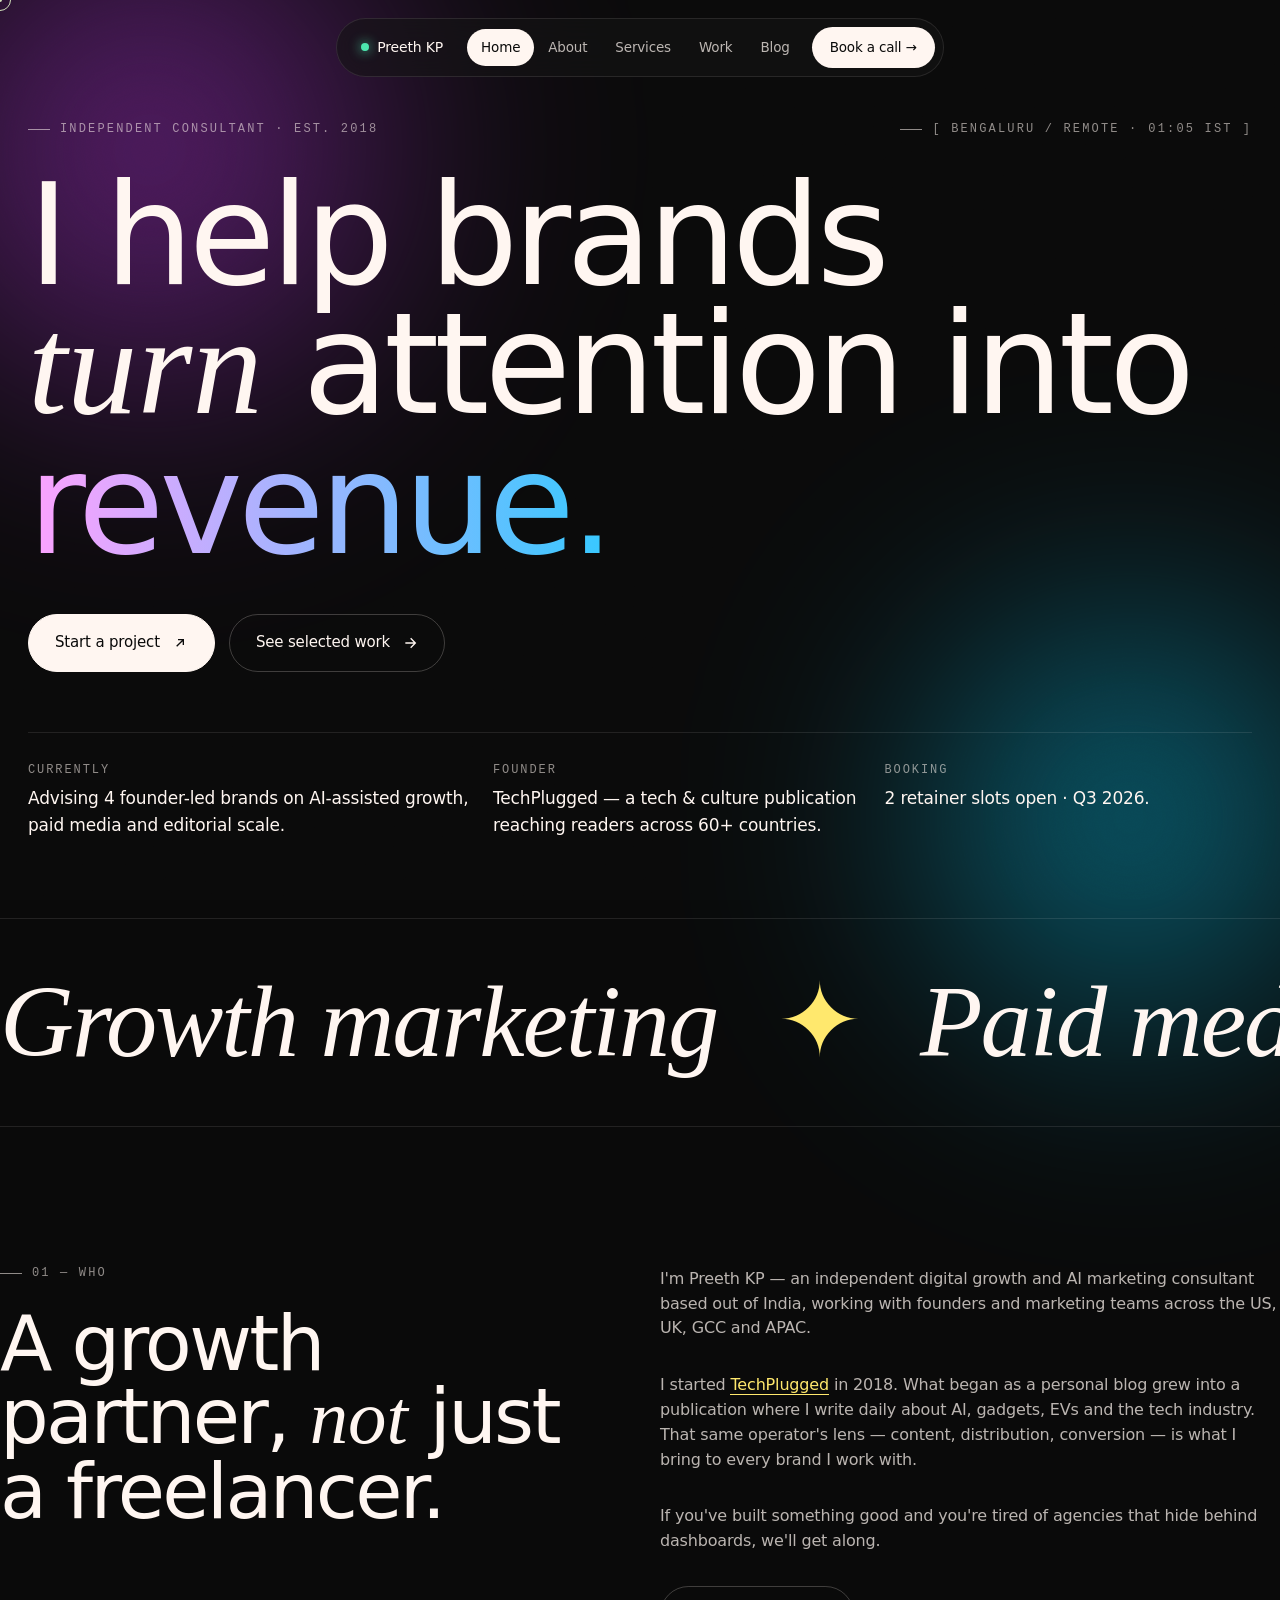
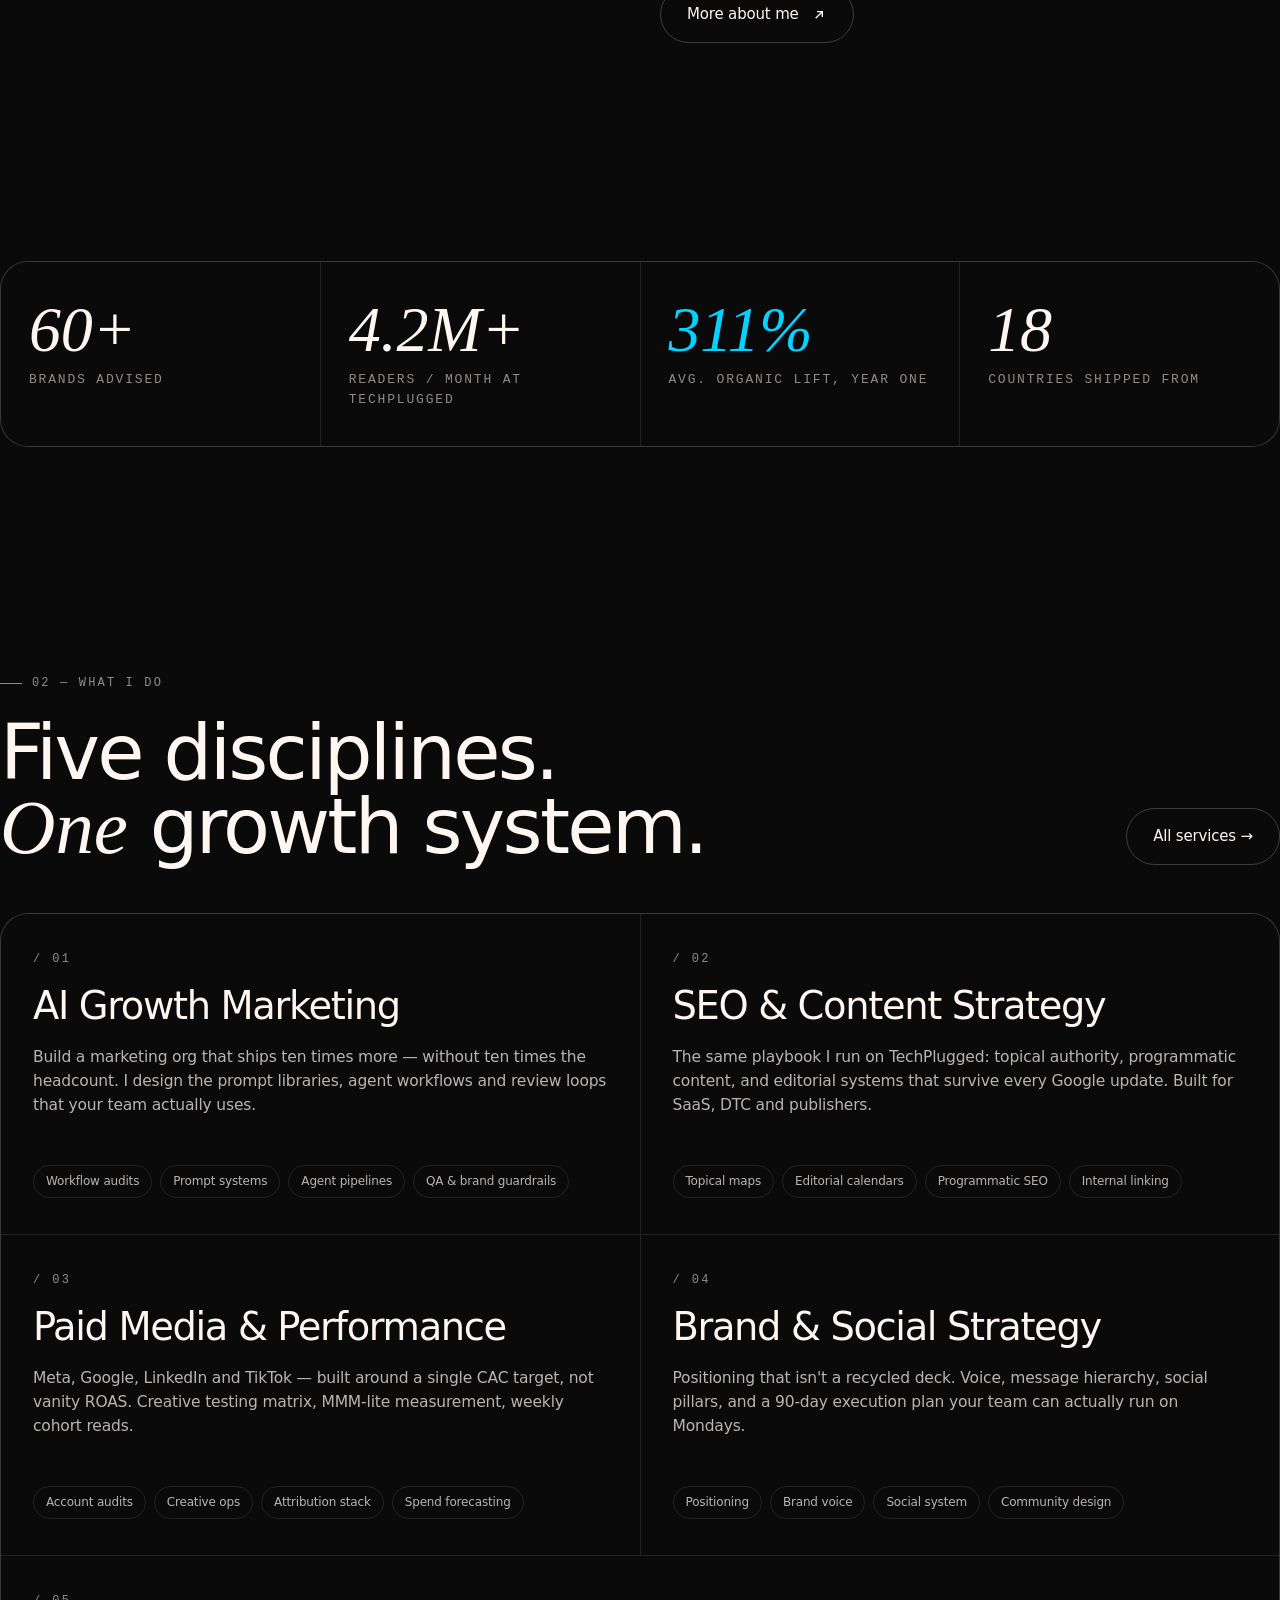
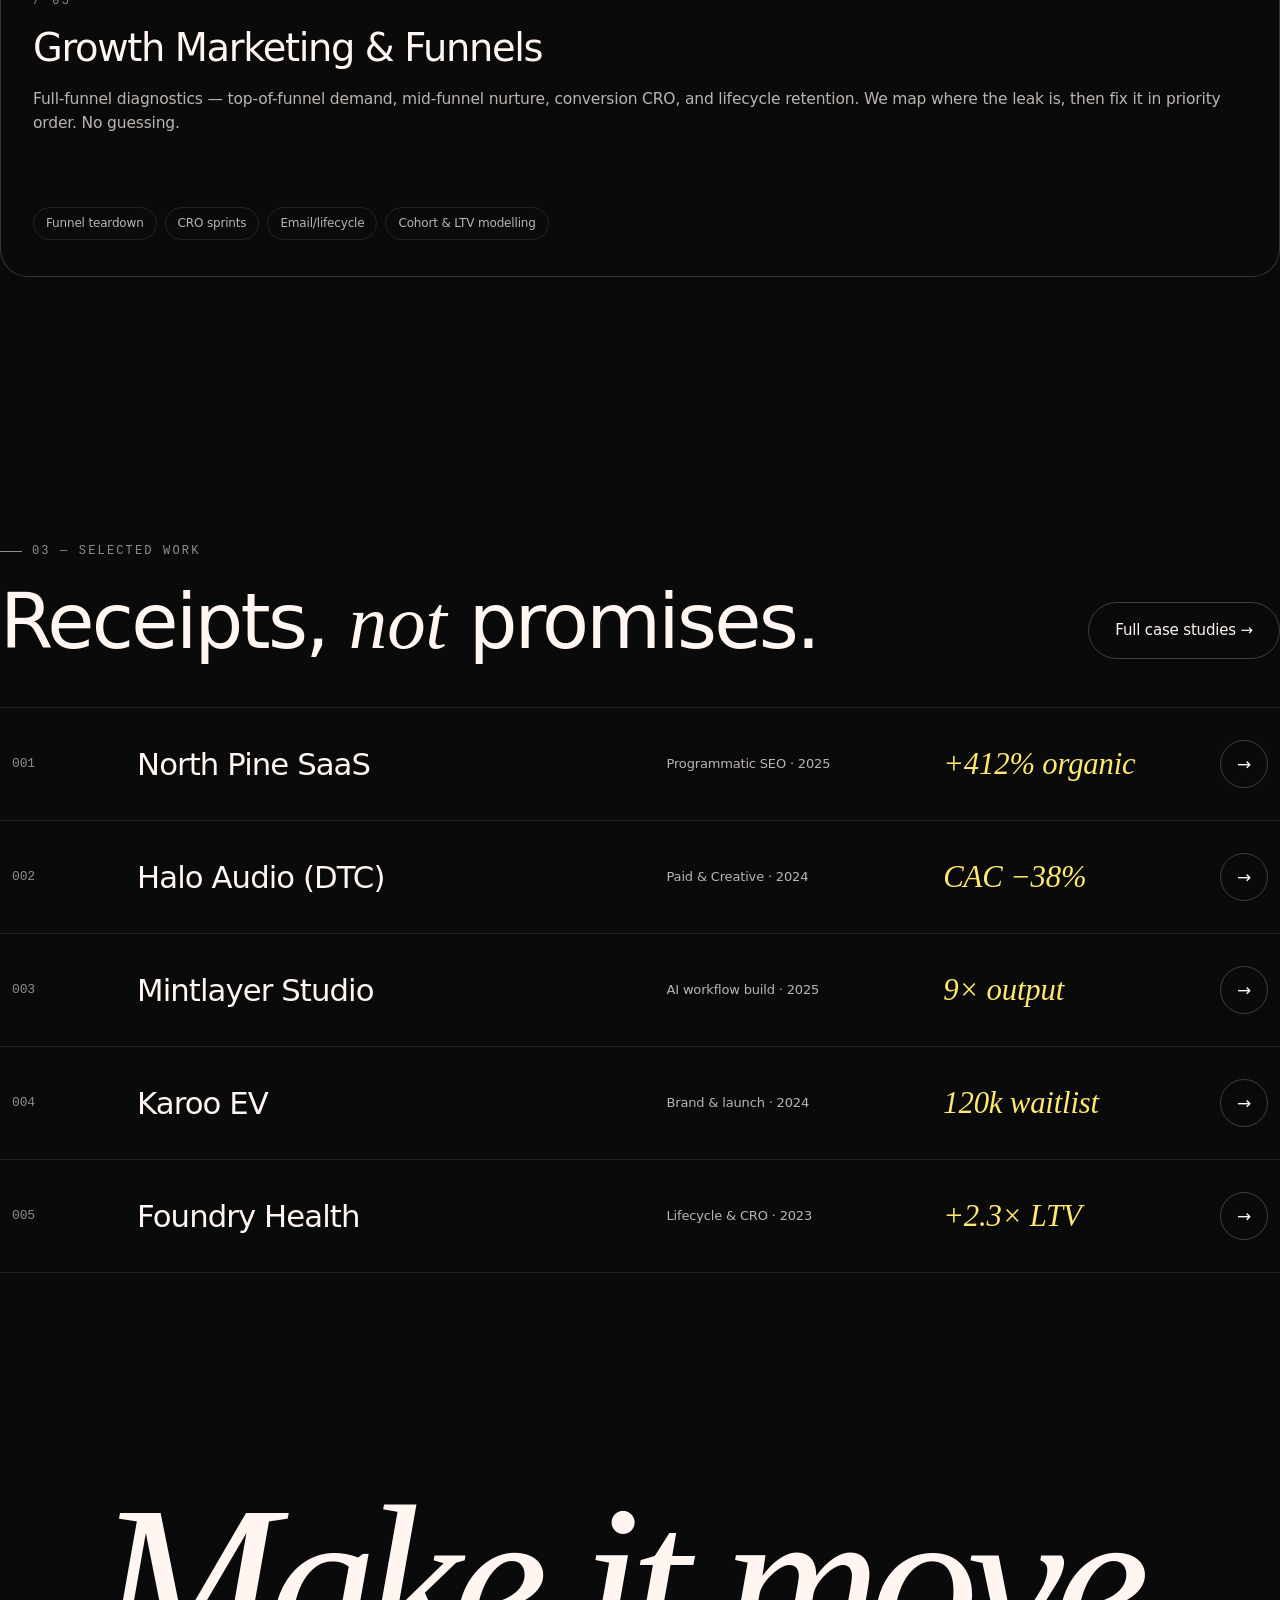
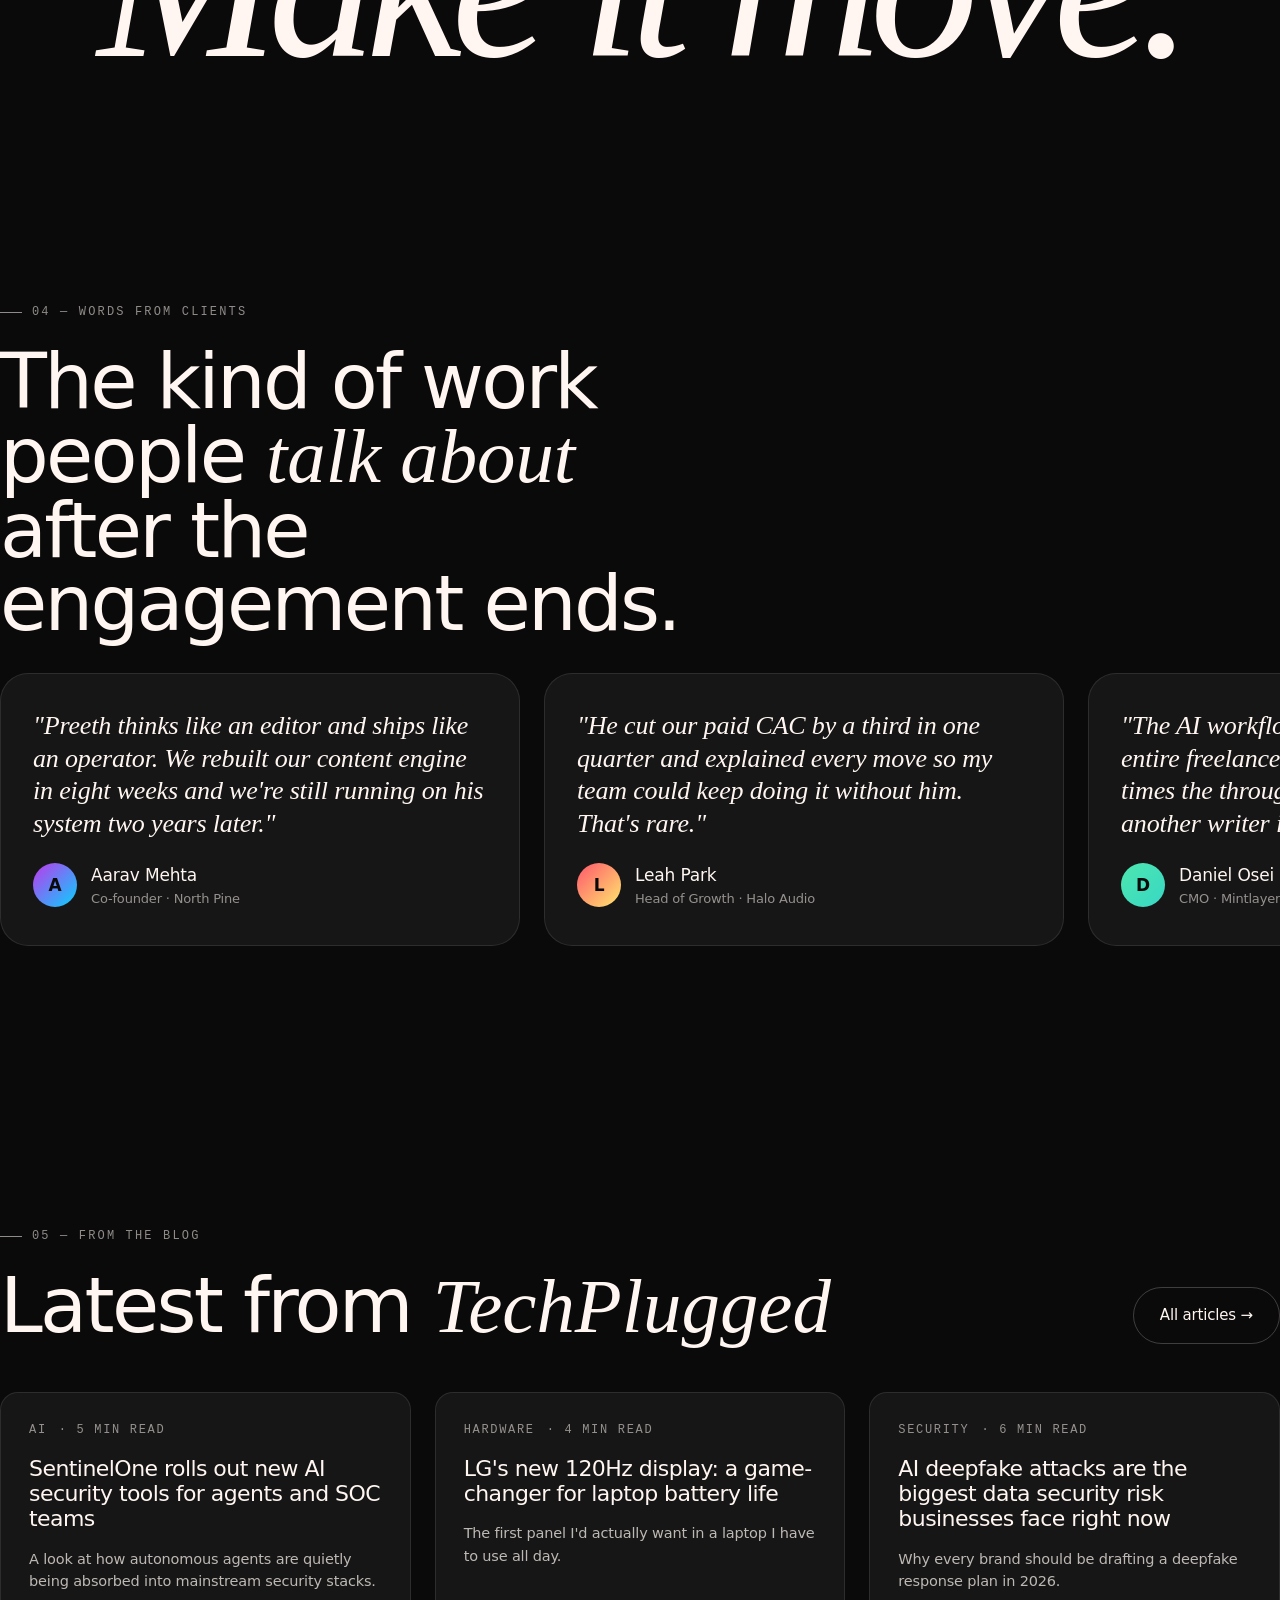
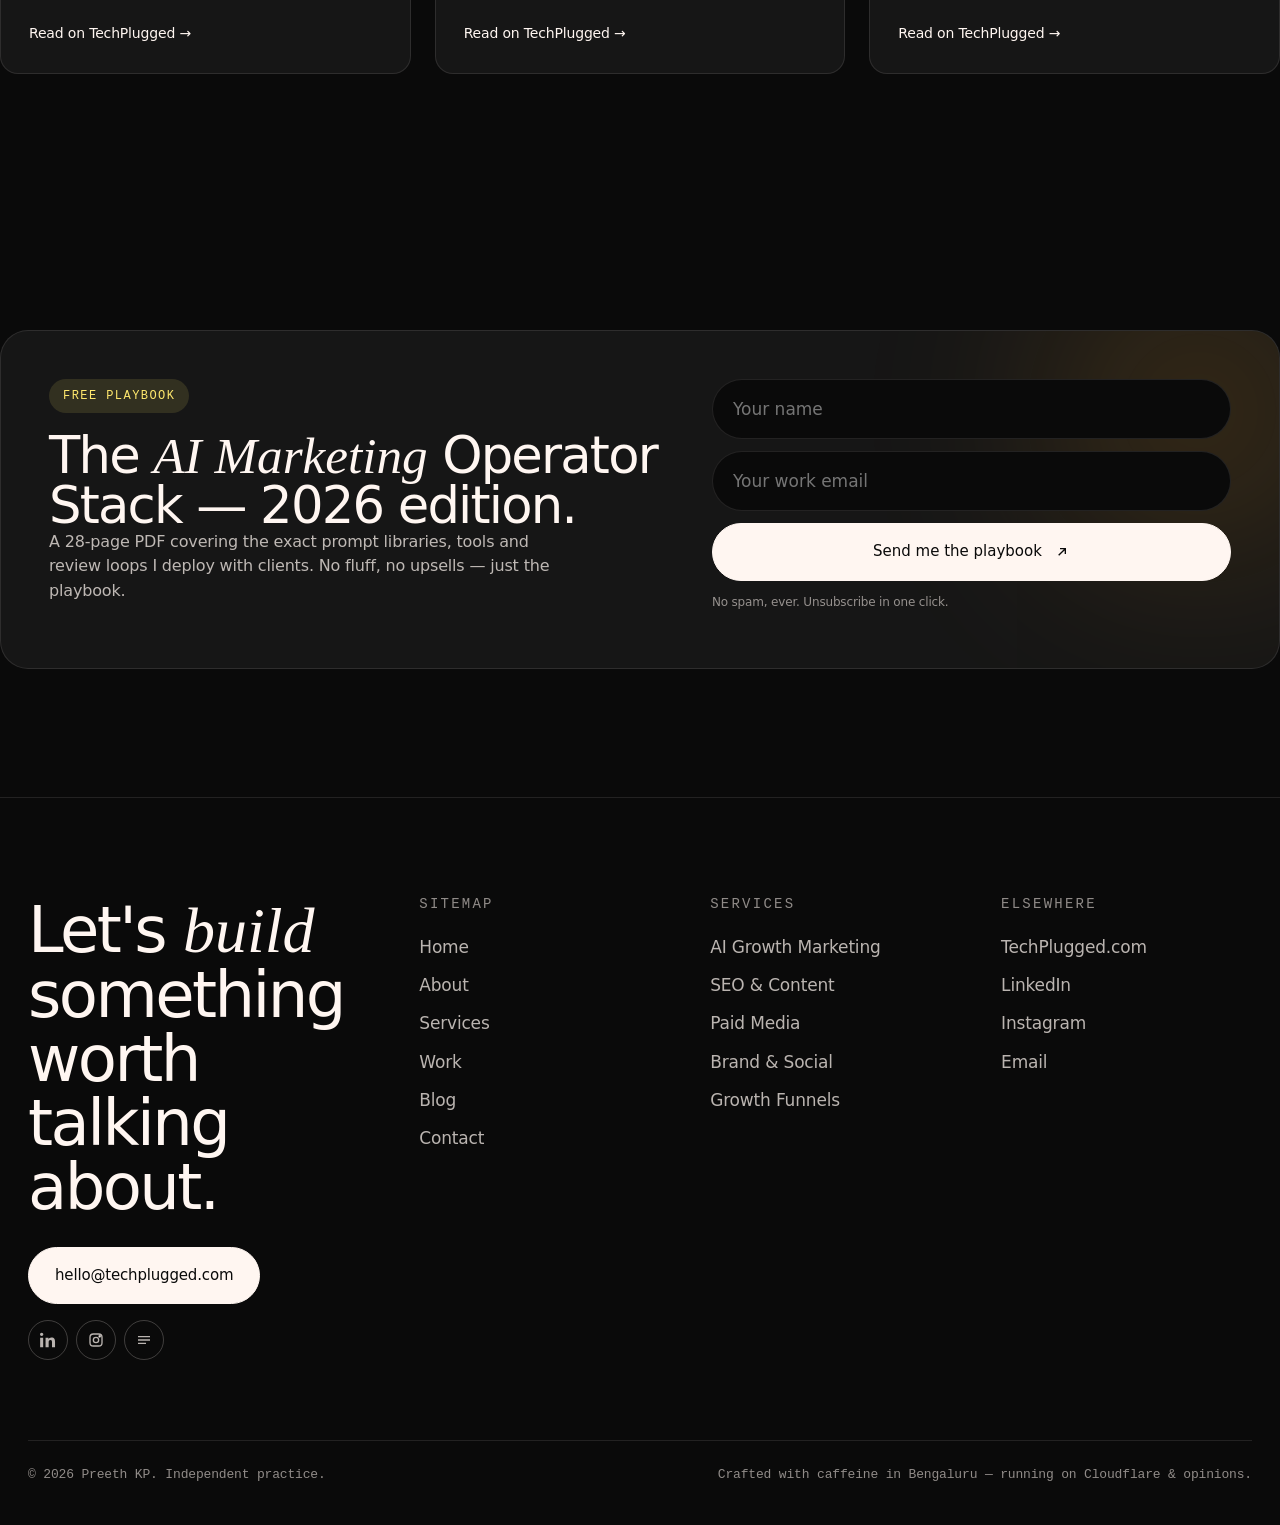
<file: index.html>
<!doctype html>
<html lang="en">
<head>
<meta charset="utf-8">
<meta name="viewport" content="width=device-width, initial-scale=1">
<meta name="description" content="Preeth KP — Digital growth, AI marketing & brand strategy consultant. Founder of TechPlugged. Helping ambitious tech, SaaS and consumer brands turn attention into revenue.">
<title>Preeth KP — Digital Growth & AI Marketing Consultant</title>
<link rel="preconnect" href="https://fonts.googleapis.com">
<link rel="preconnect" href="https://fonts.gstatic.com" crossorigin>
<link rel="stylesheet" href="assets/styles.css">
</head>
<body class="bg-grain">

<div class="cursor"></div>
<div class="cursor-dot"></div>

<!-- NAV -->
<header class="nav">
  <div class="nav-inner">
    <a href="index.html" class="nav-brand"><span class="dot"></span> Preeth&nbsp;KP</a>
    <nav class="nav-links">
      <a href="index.html">Home</a>
      <a href="about.html">About</a>
      <a href="services.html">Services</a>
      <a href="work.html">Work</a>
      <a href="blog.html">Blog</a>
    </nav>
    <a href="contact.html" class="nav-cta">Book a call →</a>
  </div>
</header>

<!-- HERO -->
<section class="hero container">
  <div class="blob blob--magenta animated blob-1"></div>
  <div class="blob blob--cyan animated blob-2"></div>

  <div style="position: relative; z-index: 2; width: 100%;">
    <div class="hero-eyebrow-row">
      <span class="eyebrow">Independent Consultant · Est. 2018</span>
      <span class="eyebrow mono">[ Bengaluru / Remote · <span data-time>—</span> ]</span>
    </div>

    <h1 class="hero-headline reveal">
      I help brands<br>
      <span class="serif">turn</span> attention into
      <span class="hero-rotator">
        <span class="hero-rotator-track">
          <span class="gradient-text">revenue.</span>
          <span class="gradient-text">pipeline.</span>
          <span class="gradient-text">demand.</span>
          <span class="gradient-text">compounding&nbsp;growth.</span>
        </span>
      </span>
    </h1>

    <div class="hero-cta-row reveal">
      <a href="contact.html" class="btn btn--solid">
        Start a project
        <svg class="arrow" viewBox="0 0 24 24" fill="none" stroke="currentColor" stroke-width="2"><path d="M7 17L17 7M9 7h8v8"/></svg>
      </a>
      <a href="work.html" class="btn btn--ghost">
        See selected work
        <svg class="arrow" viewBox="0 0 24 24" fill="none" stroke="currentColor" stroke-width="2"><path d="M5 12h14M13 5l7 7-7 7"/></svg>
      </a>
    </div>

    <div class="hero-meta reveal">
      <div>
        <div class="label">Currently</div>
        <div class="value">Advising 4 founder-led brands on AI-assisted growth, paid media and editorial scale.</div>
      </div>
      <div>
        <div class="label">Founder</div>
        <div class="value">TechPlugged — a tech & culture publication reaching readers across 60+ countries.</div>
      </div>
      <div>
        <div class="label">Booking</div>
        <div class="value">2 retainer slots open · Q3 2026.</div>
      </div>
    </div>
  </div>
</section>

<!-- MARQUEE -->
<div class="marquee">
  <div class="marquee-track">
    <span>Growth marketing <span class="star">✦</span> Paid media <span class="star">✦</span> SEO &amp; content <span class="star">✦</span> AI workflows <span class="star">✦</span> Brand strategy <span class="star">✦</span> Lifecycle &amp; CRO <span class="star">✦</span> Editorial systems <span class="star">✦</span></span>
  </div>
</div>

<!-- INTRO / ABOUT BLURB -->
<section class="section container">
  <div class="grid-2">
    <div class="reveal">
      <span class="eyebrow">01 — Who</span>
      <h2 style="margin-top: 24px;">A growth partner, <span class="serif">not</span> just a freelancer.</h2>
    </div>
    <div class="reveal" style="display: flex; flex-direction: column; gap: 16px; padding-top: 12px;">
      <p>I'm Preeth KP — an independent digital growth and AI marketing consultant based out of India, working with founders and marketing teams across the US, UK, GCC and APAC.</p>
      <p>I started <a href="https://techplugged.com" target="_blank" rel="noopener" style="color:var(--c-yellow); border-bottom:1px solid var(--c-yellow);">TechPlugged</a> in 2018. What began as a personal blog grew into a publication where I write daily about AI, gadgets, EVs and the tech industry. That same operator's lens — content, distribution, conversion — is what I bring to every brand I work with.</p>
      <p>If you've built something good and you're tired of agencies that hide behind dashboards, we'll get along.</p>
      <a href="about.html" class="btn btn--ghost" style="align-self: flex-start;">More about me
        <svg class="arrow" viewBox="0 0 24 24" fill="none" stroke="currentColor" stroke-width="2"><path d="M7 17L17 7M9 7h8v8"/></svg>
      </a>
    </div>
  </div>
</section>

<!-- STATS -->
<section class="section--tight container">
  <div class="stats reveal-stagger">
    <div class="stat"><div class="num"><span data-count="60" data-suffix="+">0</span></div><div class="lbl">Brands advised</div></div>
    <div class="stat"><div class="num"><span data-count="4.2" data-suffix="M+">0</span></div><div class="lbl">Readers / month at TechPlugged</div></div>
    <div class="stat"><div class="num"><span class="pct"><span data-count="312" data-suffix="%">0</span></span></div><div class="lbl">Avg. organic lift, year one</div></div>
    <div class="stat"><div class="num"><span data-count="18">0</span></div><div class="lbl">Countries shipped from</div></div>
  </div>
</section>

<!-- SERVICES -->
<section class="section container">
  <div class="flex between" style="align-items: end; flex-wrap: wrap; gap: 20px; margin-bottom: 48px;">
    <div class="reveal">
      <span class="eyebrow">02 — What I do</span>
      <h2 style="margin-top: 24px;">Five disciplines.<br><span class="serif">One</span> growth system.</h2>
    </div>
    <a href="services.html" class="btn btn--ghost reveal">All services →</a>
  </div>

  <div class="svc-grid reveal-stagger">
    <article class="svc-card" style="--gradient: var(--gx-1);">
      <span class="num">/ 01</span>
      <h3>AI Growth Marketing</h3>
      <p>Build a marketing org that ships ten times more — without ten times the headcount. I design the prompt libraries, agent workflows and review loops that your team actually uses.</p>
      <ul><li>Workflow audits</li><li>Prompt systems</li><li>Agent pipelines</li><li>QA &amp; brand guardrails</li></ul>
      <span class="glow"></span>
    </article>

    <article class="svc-card" style="--gradient: var(--gx-2);">
      <span class="num">/ 02</span>
      <h3>SEO &amp; Content Strategy</h3>
      <p>The same playbook I run on TechPlugged: topical authority, programmatic content, and editorial systems that survive every Google update. Built for SaaS, DTC and publishers.</p>
      <ul><li>Topical maps</li><li>Editorial calendars</li><li>Programmatic SEO</li><li>Internal linking</li></ul>
      <span class="glow"></span>
    </article>

    <article class="svc-card" style="--gradient: var(--gx-3);">
      <span class="num">/ 03</span>
      <h3>Paid Media &amp; Performance</h3>
      <p>Meta, Google, LinkedIn and TikTok — built around a single CAC target, not vanity ROAS. Creative testing matrix, MMM-lite measurement, weekly cohort reads.</p>
      <ul><li>Account audits</li><li>Creative ops</li><li>Attribution stack</li><li>Spend forecasting</li></ul>
      <span class="glow"></span>
    </article>

    <article class="svc-card" style="--gradient: var(--gx-4);">
      <span class="num">/ 04</span>
      <h3>Brand &amp; Social Strategy</h3>
      <p>Positioning that isn't a recycled deck. Voice, message hierarchy, social pillars, and a 90-day execution plan your team can actually run on Mondays.</p>
      <ul><li>Positioning</li><li>Brand voice</li><li>Social system</li><li>Community design</li></ul>
      <span class="glow"></span>
    </article>

    <article class="svc-card" style="--gradient: var(--gx-2); grid-column: span 2;">
      <span class="num">/ 05</span>
      <h3>Growth Marketing &amp; Funnels</h3>
      <p>Full-funnel diagnostics — top-of-funnel demand, mid-funnel nurture, conversion CRO, and lifecycle retention. We map where the leak is, then fix it in priority order. No guessing.</p>
      <ul><li>Funnel teardown</li><li>CRO sprints</li><li>Email/lifecycle</li><li>Cohort &amp; LTV modelling</li></ul>
      <span class="glow"></span>
    </article>
  </div>
</section>

<!-- SELECTED WORK -->
<section class="section container">
  <div class="flex between" style="align-items: end; flex-wrap: wrap; gap: 20px; margin-bottom: 48px;">
    <div class="reveal">
      <span class="eyebrow">03 — Selected work</span>
      <h2 style="margin-top: 24px;">Receipts, <span class="serif">not</span> promises.</h2>
    </div>
    <a href="work.html" class="btn btn--ghost reveal">Full case studies →</a>
  </div>

  <div class="case-list reveal-stagger">
    <a href="work.html" class="case-row">
      <span class="num">001</span>
      <span class="name">North Pine SaaS</span>
      <span class="tag">Programmatic SEO · 2025</span>
      <span class="metric">+412% organic</span>
      <span class="arrow-pill">→</span>
    </a>
    <a href="work.html" class="case-row">
      <span class="num">002</span>
      <span class="name">Halo Audio (DTC)</span>
      <span class="tag">Paid &amp; Creative · 2024</span>
      <span class="metric">CAC −38%</span>
      <span class="arrow-pill">→</span>
    </a>
    <a href="work.html" class="case-row">
      <span class="num">003</span>
      <span class="name">Mintlayer Studio</span>
      <span class="tag">AI workflow build · 2025</span>
      <span class="metric">9× output</span>
      <span class="arrow-pill">→</span>
    </a>
    <a href="work.html" class="case-row">
      <span class="num">004</span>
      <span class="name">Karoo EV</span>
      <span class="tag">Brand &amp; launch · 2024</span>
      <span class="metric">120k waitlist</span>
      <span class="arrow-pill">→</span>
    </a>
    <a href="work.html" class="case-row">
      <span class="num">005</span>
      <span class="name">Foundry Health</span>
      <span class="tag">Lifecycle &amp; CRO · 2023</span>
      <span class="metric">+2.3× LTV</span>
      <span class="arrow-pill">→</span>
    </a>
  </div>
</section>

<!-- BIG TEXT -->
<section class="section--tight" aria-hidden="true">
  <div class="bigtext center serif"><em>Make&nbsp;it&nbsp;move.</em></div>
</section>

<!-- TESTIMONIALS -->
<section class="section container">
  <div class="reveal mb-md" style="max-width: 720px;">
    <span class="eyebrow">04 — Words from clients</span>
    <h2 style="margin-top: 24px;">The kind of work people <span class="serif">talk about</span> after the engagement ends.</h2>
  </div>

  <div class="testimonial-track reveal-stagger">
    <article class="testimonial">
      <div class="quote">"Preeth thinks like an editor and ships like an operator. We rebuilt our content engine in eight weeks and we're still running on his system two years later."</div>
      <div class="who"><div class="avatar">A</div><div><div class="name">Aarav Mehta</div><div class="role">Co-founder · North Pine</div></div></div>
    </article>
    <article class="testimonial">
      <div class="quote">"He cut our paid CAC by a third in one quarter and explained every move so my team could keep doing it without him. That's rare."</div>
      <div class="who"><div class="avatar" style="background: var(--gx-2);">L</div><div><div class="name">Leah Park</div><div class="role">Head of Growth · Halo Audio</div></div></div>
    </article>
    <article class="testimonial">
      <div class="quote">"The AI workflows he set up replaced an entire freelance pool. Same quality, ten times the throughput. I have not had to hire another writer in nine months."</div>
      <div class="who"><div class="avatar" style="background: var(--gx-3);">D</div><div><div class="name">Daniel Osei</div><div class="role">CMO · Mintlayer Studio</div></div></div>
    </article>
    <article class="testimonial">
      <div class="quote">"What I appreciated most was the honesty. He told us which campaigns to kill on day one. We finally stopped lighting money on fire."</div>
      <div class="who"><div class="avatar" style="background: var(--gx-4);">S</div><div><div class="name">Sara Khouri</div><div class="role">Founder · Karoo EV</div></div></div>
    </article>
  </div>
</section>

<!-- BLOG / TECHPLUGGED FEED -->
<section class="section container">
  <div class="flex between" style="align-items: end; flex-wrap: wrap; gap: 20px; margin-bottom: 48px;">
    <div class="reveal">
      <span class="eyebrow">05 — From the blog</span>
      <h2 style="margin-top: 24px;">Latest from <span class="serif">TechPlugged</span></h2>
    </div>
    <a href="blog.html" class="btn btn--ghost reveal">All articles →</a>
  </div>

  <div class="feed-grid reveal-stagger">
    <a class="feed-card" href="https://techplugged.com" target="_blank" rel="noopener">
      <div class="meta"><span>AI</span><span>· 5 min read</span></div>
      <h3>SentinelOne rolls out new AI security tools for agents and SOC teams</h3>
      <p class="muted" style="font-size: 14.5px;">A look at how autonomous agents are quietly being absorbed into mainstream security stacks.</p>
      <span class="read">Read on TechPlugged →</span>
    </a>
    <a class="feed-card" href="https://techplugged.com" target="_blank" rel="noopener">
      <div class="meta"><span>Hardware</span><span>· 4 min read</span></div>
      <h3>LG's new 120Hz display: a game-changer for laptop battery life</h3>
      <p class="muted" style="font-size: 14.5px;">The first panel I'd actually want in a laptop I have to use all day.</p>
      <span class="read">Read on TechPlugged →</span>
    </a>
    <a class="feed-card" href="https://techplugged.com" target="_blank" rel="noopener">
      <div class="meta"><span>Security</span><span>· 6 min read</span></div>
      <h3>AI deepfake attacks are the biggest data security risk businesses face right now</h3>
      <p class="muted" style="font-size: 14.5px;">Why every brand should be drafting a deepfake response plan in 2026.</p>
      <span class="read">Read on TechPlugged →</span>
    </a>
  </div>
</section>

<!-- LEAD MAGNET -->
<section class="section container">
  <div class="lead reveal">
    <div class="blob blob--amber animated" style="top: -100px; right: -100px; width: 360px; height: 360px; opacity: .35;"></div>
    <div style="position: relative; z-index: 1;">
      <span class="badge">Free playbook</span>
      <h2>The <span class="serif">AI Marketing</span> Operator Stack — 2026 edition.</h2>
      <p style="max-width: 520px;">A 28-page PDF covering the exact prompt libraries, tools and review loops I deploy with clients. No fluff, no upsells — just the playbook.</p>
    </div>
    <form data-fake style="position: relative; z-index: 1;">
      <input type="text" placeholder="Your name" required>
      <input type="email" placeholder="Your work email" required>
      <button type="submit" class="btn btn--solid" style="justify-content: center;">Send me the playbook
        <svg class="arrow" viewBox="0 0 24 24" fill="none" stroke="currentColor" stroke-width="2"><path d="M7 17L17 7M9 7h8v8"/></svg>
      </button>
      <span class="form-note small">No spam, ever. Unsubscribe in one click.</span>
    </form>
  </div>
</section>

<!-- FOOTER -->
<footer class="footer container">
  <div class="footer-grid">
    <div>
      <div style="font-size: clamp(40px, 5vw, 72px); letter-spacing: -0.04em; line-height: 1;">
        Let's <span class="serif">build</span> something<br>worth talking about.
      </div>
      <div style="margin-top: 28px;">
        <a href="mailto:hello@techplugged.com" class="btn btn--solid">hello@techplugged.com</a>
      </div>
      <div class="socials">
        <a class="social-pill" href="https://linkedin.com/in/preethkp" target="_blank" rel="noopener" aria-label="LinkedIn">
          <svg width="16" height="16" viewBox="0 0 24 24" fill="currentColor"><path d="M4.98 3.5C4.98 4.88 3.87 6 2.5 6S0 4.88 0 3.5 1.12 1 2.5 1s2.48 1.12 2.48 2.5zM.22 8.5h4.55V23H.22V8.5zM8.34 8.5h4.36v1.98h.06c.61-1.16 2.1-2.38 4.32-2.38 4.62 0 5.48 3.04 5.48 7v7.9h-4.55v-7c0-1.67-.03-3.82-2.33-3.82-2.33 0-2.69 1.82-2.69 3.7v7.12H8.34V8.5z"/></svg>
        </a>
        <a class="social-pill" href="https://instagram.com/preeth.insta" target="_blank" rel="noopener" aria-label="Instagram">
          <svg width="16" height="16" viewBox="0 0 24 24" fill="none" stroke="currentColor" stroke-width="2"><rect x="3" y="3" width="18" height="18" rx="5"/><circle cx="12" cy="12" r="4"/><circle cx="17.5" cy="6.5" r="1" fill="currentColor"/></svg>
        </a>
        <a class="social-pill" href="https://techplugged.com" target="_blank" rel="noopener" aria-label="TechPlugged">
          <svg width="16" height="16" viewBox="0 0 24 24" fill="none" stroke="currentColor" stroke-width="2"><path d="M3 7h18M3 12h18M3 17h12"/></svg>
        </a>
      </div>
    </div>
    <div>
      <h4>Sitemap</h4>
      <ul>
        <li><a href="index.html">Home</a></li>
        <li><a href="about.html">About</a></li>
        <li><a href="services.html">Services</a></li>
        <li><a href="work.html">Work</a></li>
        <li><a href="blog.html">Blog</a></li>
        <li><a href="contact.html">Contact</a></li>
      </ul>
    </div>
    <div>
      <h4>Services</h4>
      <ul>
        <li><a href="services.html#ai">AI Growth Marketing</a></li>
        <li><a href="services.html#seo">SEO &amp; Content</a></li>
        <li><a href="services.html#paid">Paid Media</a></li>
        <li><a href="services.html#brand">Brand &amp; Social</a></li>
        <li><a href="services.html#funnels">Growth Funnels</a></li>
      </ul>
    </div>
    <div>
      <h4>Elsewhere</h4>
      <ul>
        <li><a href="https://techplugged.com" target="_blank" rel="noopener">TechPlugged.com</a></li>
        <li><a href="https://linkedin.com/in/preethkp" target="_blank" rel="noopener">LinkedIn</a></li>
        <li><a href="https://instagram.com/preeth.insta" target="_blank" rel="noopener">Instagram</a></li>
        <li><a href="mailto:hello@techplugged.com">Email</a></li>
      </ul>
    </div>
  </div>

  <div class="footer-bottom">
    <span>© 2026 Preeth KP. Independent practice.</span>
    <span>Crafted with caffeine in Bengaluru — running on Cloudflare &amp; opinions.</span>
  </div>
</footer>

<script src="assets/main.js"></script>
</body>
</html>
</file>
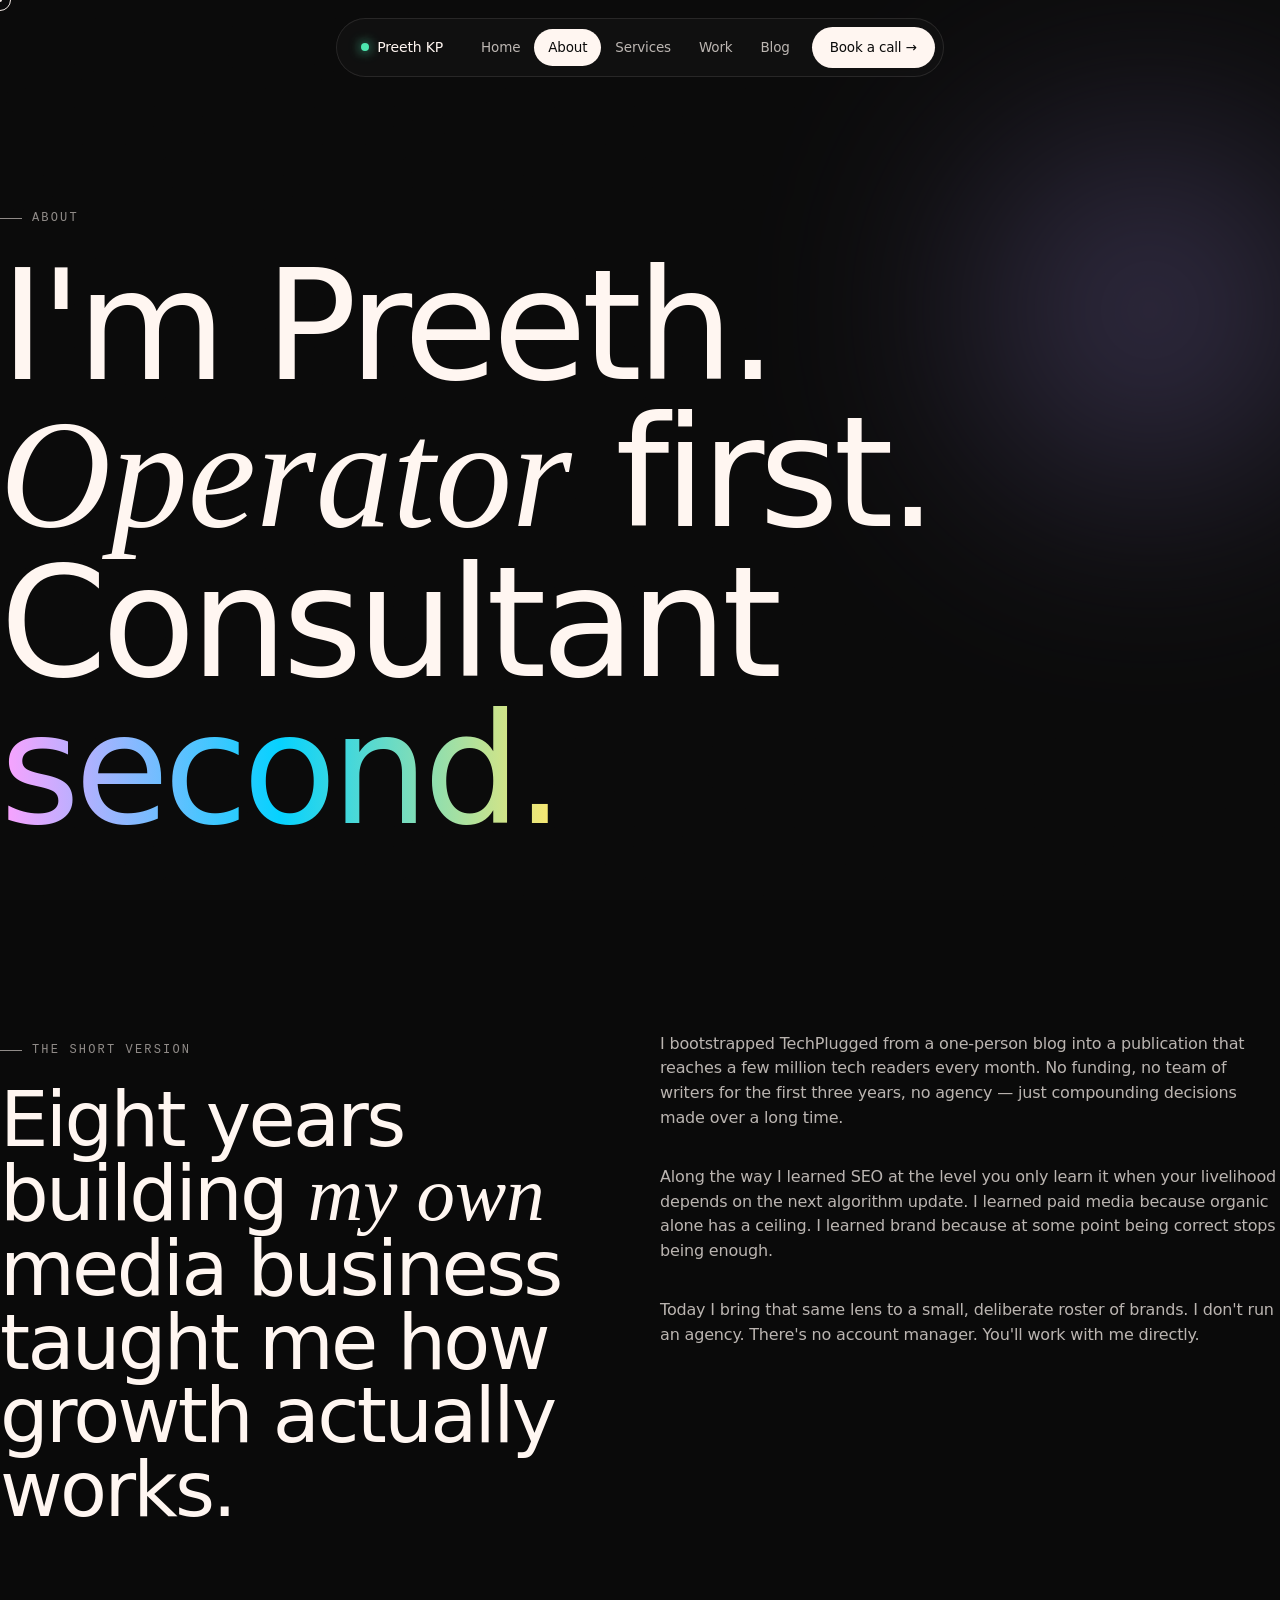
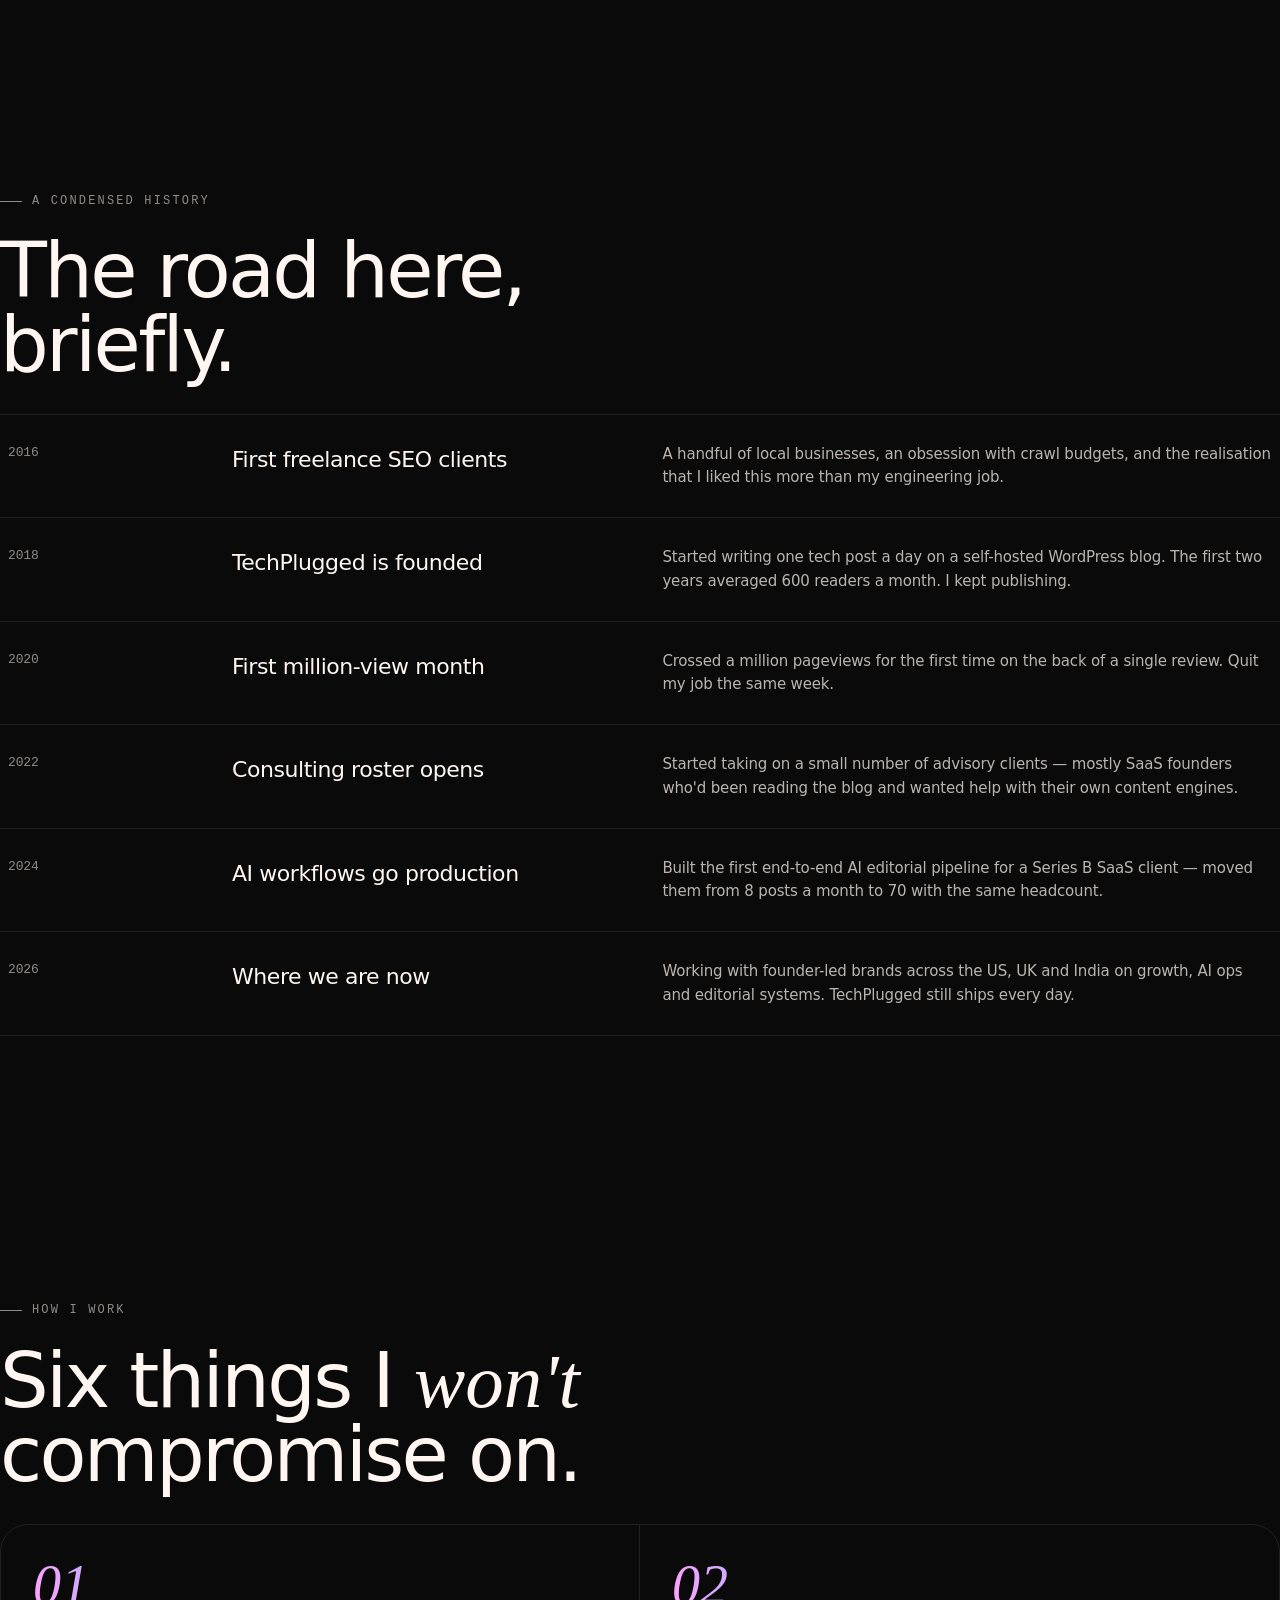
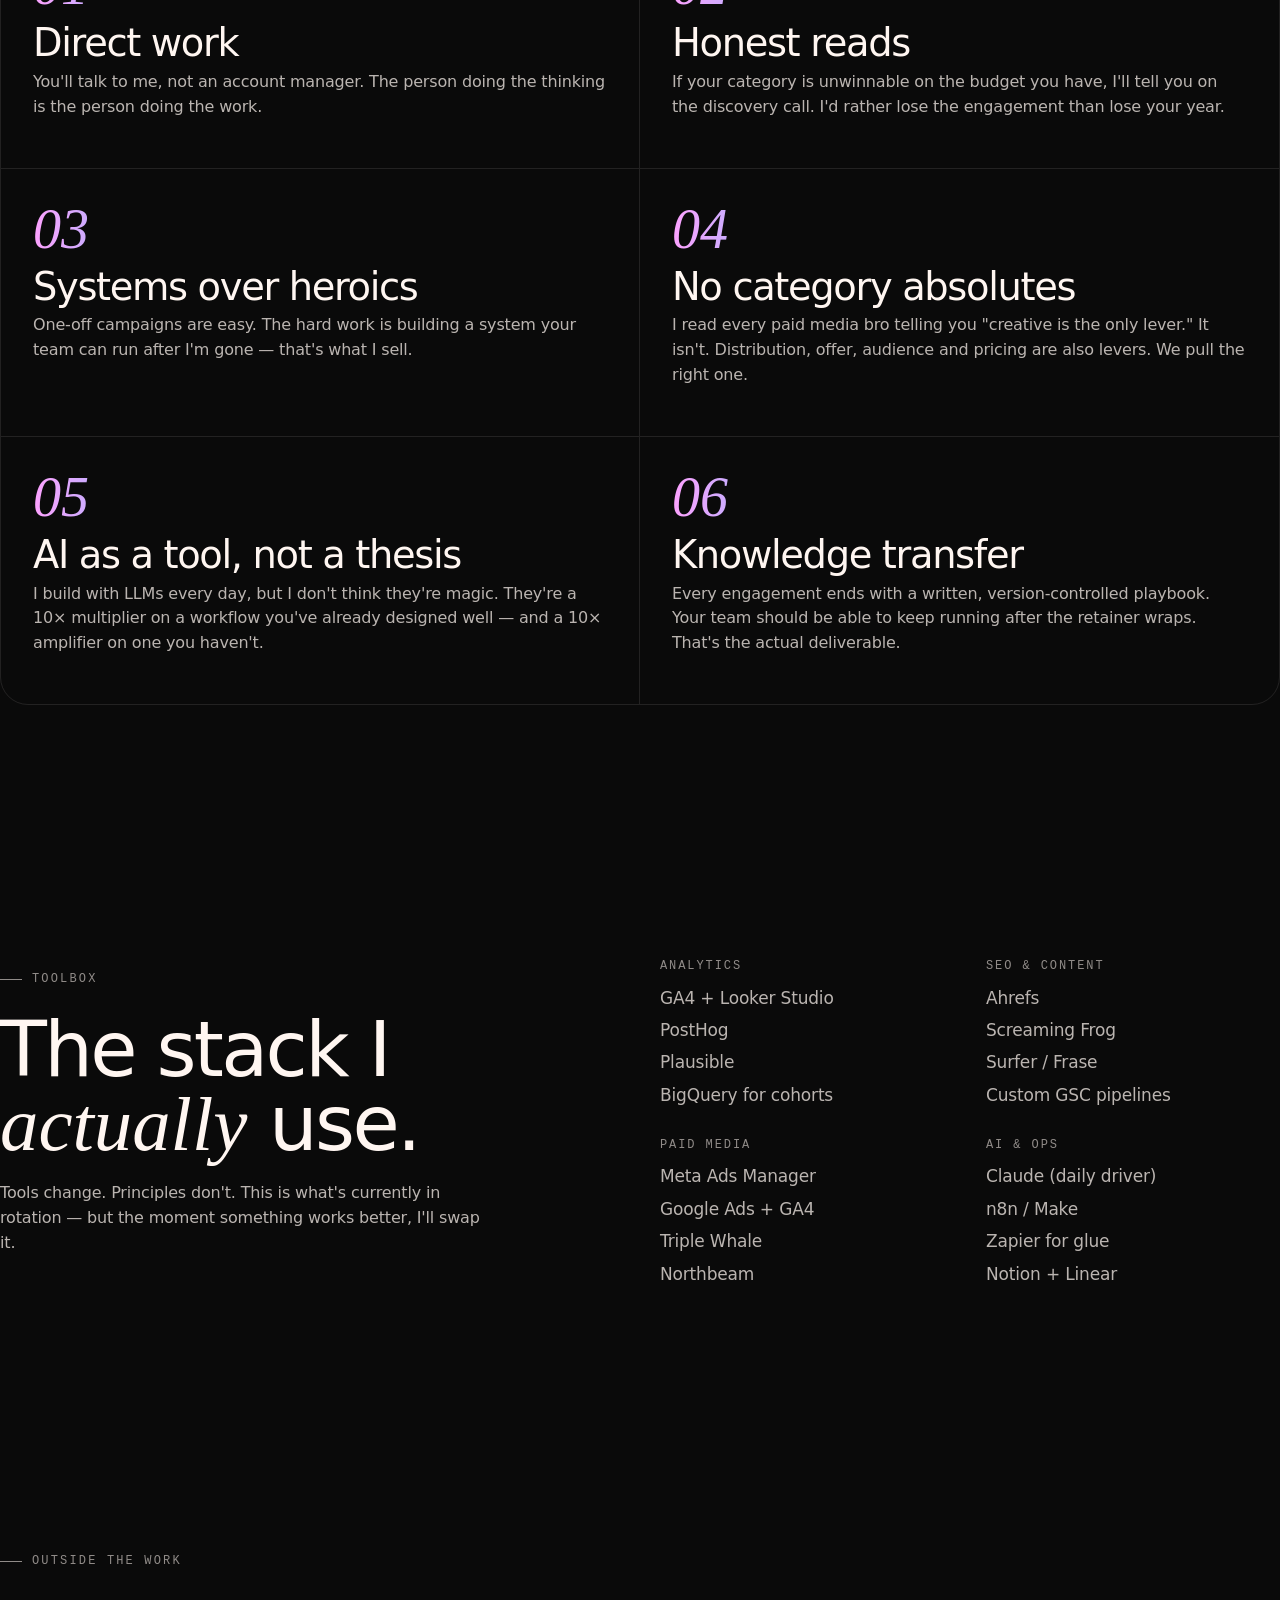
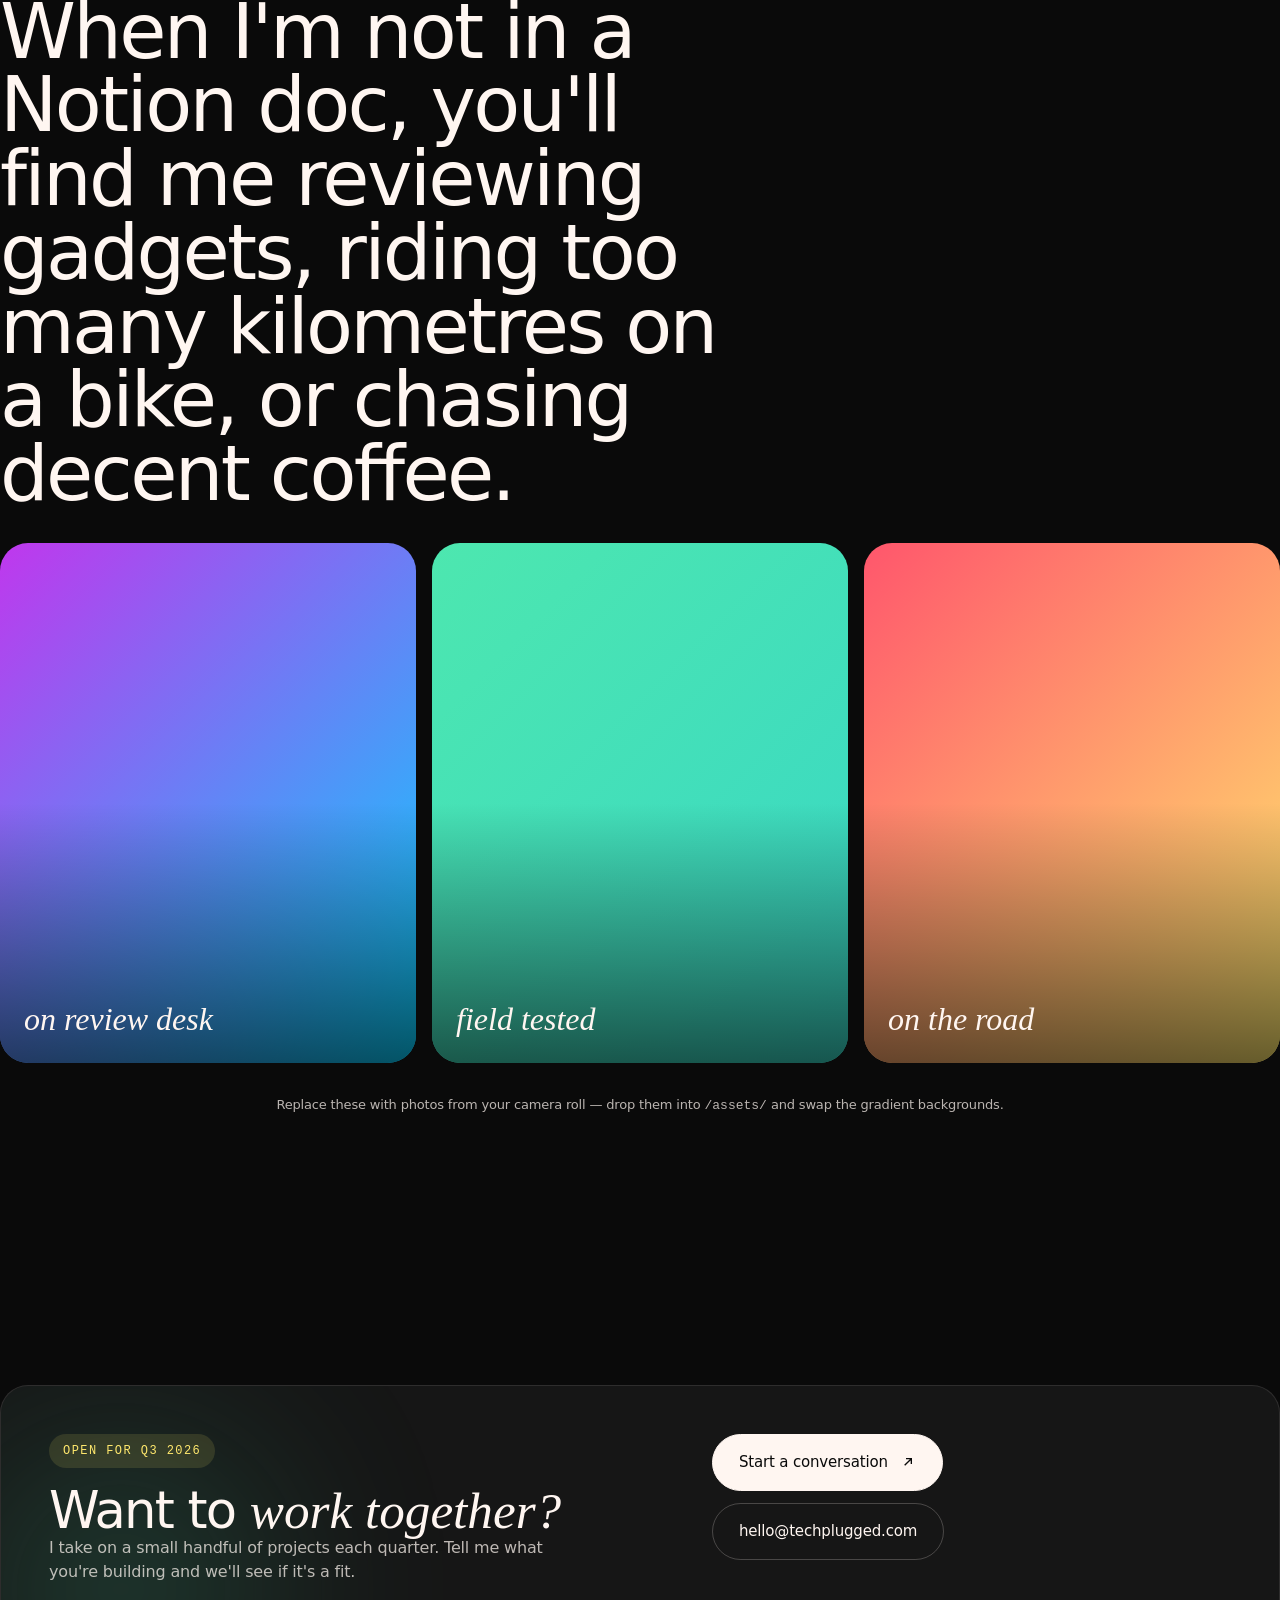
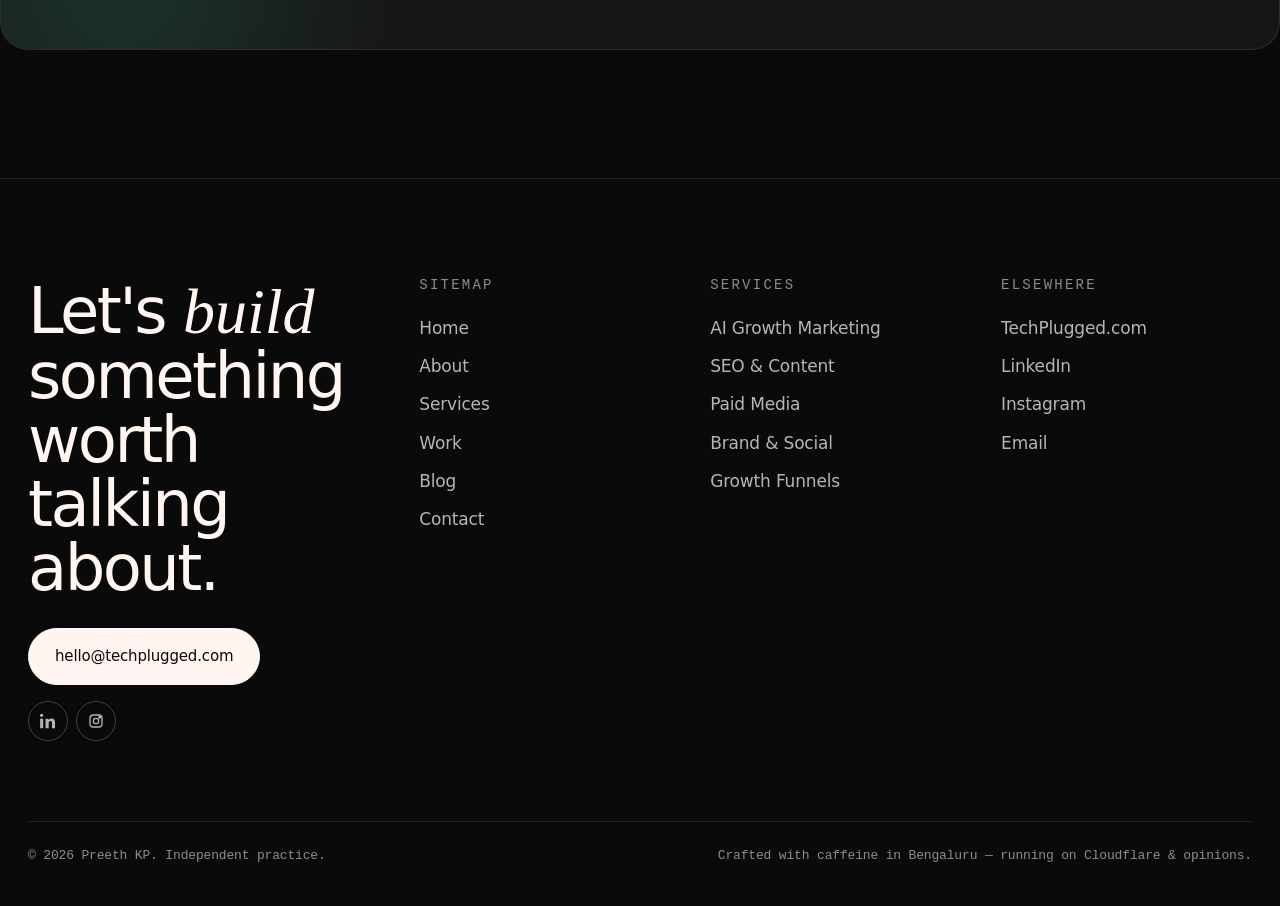
<file: about.html>
<!doctype html>
<html lang="en">
<head>
<meta charset="utf-8">
<meta name="viewport" content="width=device-width, initial-scale=1">
<meta name="description" content="About Preeth KP — independent digital growth and AI marketing consultant, founder of TechPlugged. Operator background, working principles, and how I work.">
<title>About — Preeth KP</title>
<link rel="preconnect" href="https://fonts.googleapis.com">
<link rel="preconnect" href="https://fonts.gstatic.com" crossorigin>
<link rel="stylesheet" href="assets/styles.css">
</head>
<body class="bg-grain">

<div class="cursor"></div>
<div class="cursor-dot"></div>

<header class="nav">
  <div class="nav-inner">
    <a href="index.html" class="nav-brand"><span class="dot"></span> Preeth&nbsp;KP</a>
    <nav class="nav-links">
      <a href="index.html">Home</a>
      <a href="about.html">About</a>
      <a href="services.html">Services</a>
      <a href="work.html">Work</a>
      <a href="blog.html">Blog</a>
    </nav>
    <a href="contact.html" class="nav-cta">Book a call →</a>
  </div>
</header>

<!-- BANNER -->
<section class="page-banner container">
  <div class="blob blob--violet animated blob-1"></div>
  <div style="position: relative; z-index: 2;">
    <span class="eyebrow">About</span>
    <h1 style="margin-top: 24px;" class="reveal">
      I'm Preeth.<br>
      <span class="serif">Operator</span> first.<br>
      Consultant <span class="gradient-text">second.</span>
    </h1>
  </div>
</section>

<!-- INTRO -->
<section class="section container">
  <div class="grid-2">
    <div class="reveal">
      <span class="eyebrow">The short version</span>
      <h2 style="margin-top: 24px;">Eight years building <span class="serif">my own</span> media business taught me how growth actually works.</h2>
    </div>
    <div class="reveal" style="display: flex; flex-direction: column; gap: 18px;">
      <p>I bootstrapped TechPlugged from a one-person blog into a publication that reaches a few million tech readers every month. No funding, no team of writers for the first three years, no agency — just compounding decisions made over a long time.</p>
      <p>Along the way I learned SEO at the level you only learn it when your livelihood depends on the next algorithm update. I learned paid media because organic alone has a ceiling. I learned brand because at some point being correct stops being enough.</p>
      <p>Today I bring that same lens to a small, deliberate roster of brands. I don't run an agency. There's no account manager. You'll work with me directly.</p>
    </div>
  </div>
</section>

<!-- TIMELINE -->
<section class="section container">
  <div class="reveal mb-md" style="max-width: 720px;">
    <span class="eyebrow">A condensed history</span>
    <h2 style="margin-top: 24px;">The road here, briefly.</h2>
  </div>
  <div class="timeline reveal-stagger">
    <div class="tl-row">
      <div class="yr">2016</div>
      <div class="what">First freelance SEO clients</div>
      <div class="desc">A handful of local businesses, an obsession with crawl budgets, and the realisation that I liked this more than my engineering job.</div>
    </div>
    <div class="tl-row">
      <div class="yr">2018</div>
      <div class="what">TechPlugged is founded</div>
      <div class="desc">Started writing one tech post a day on a self-hosted WordPress blog. The first two years averaged 600 readers a month. I kept publishing.</div>
    </div>
    <div class="tl-row">
      <div class="yr">2020</div>
      <div class="what">First million-view month</div>
      <div class="desc">Crossed a million pageviews for the first time on the back of a single review. Quit my job the same week.</div>
    </div>
    <div class="tl-row">
      <div class="yr">2022</div>
      <div class="what">Consulting roster opens</div>
      <div class="desc">Started taking on a small number of advisory clients — mostly SaaS founders who'd been reading the blog and wanted help with their own content engines.</div>
    </div>
    <div class="tl-row">
      <div class="yr">2024</div>
      <div class="what">AI workflows go production</div>
      <div class="desc">Built the first end-to-end AI editorial pipeline for a Series B SaaS client — moved them from 8 posts a month to 70 with the same headcount.</div>
    </div>
    <div class="tl-row">
      <div class="yr">2026</div>
      <div class="what">Where we are now</div>
      <div class="desc">Working with founder-led brands across the US, UK and India on growth, AI ops and editorial systems. TechPlugged still ships every day.</div>
    </div>
  </div>
</section>

<!-- PRINCIPLES -->
<section class="section container">
  <div class="reveal mb-md" style="max-width: 720px;">
    <span class="eyebrow">How I work</span>
    <h2 style="margin-top: 24px;">Six things I <span class="serif">won't</span> compromise on.</h2>
  </div>

  <div class="grid-2 reveal-stagger" style="gap: 0; border: 1px solid var(--line); border-radius: var(--radius-lg); overflow: hidden;">
    <div style="padding: 32px; border-bottom: 1px solid var(--line); border-right: 1px solid var(--line);">
      <div class="serif gradient-text" style="font-size: 56px; line-height: 1;">01</div>
      <h3 style="margin: 12px 0 8px;">Direct work</h3>
      <p>You'll talk to me, not an account manager. The person doing the thinking is the person doing the work.</p>
    </div>
    <div style="padding: 32px; border-bottom: 1px solid var(--line);">
      <div class="serif gradient-text" style="font-size: 56px; line-height: 1;">02</div>
      <h3 style="margin: 12px 0 8px;">Honest reads</h3>
      <p>If your category is unwinnable on the budget you have, I'll tell you on the discovery call. I'd rather lose the engagement than lose your year.</p>
    </div>
    <div style="padding: 32px; border-bottom: 1px solid var(--line); border-right: 1px solid var(--line);">
      <div class="serif gradient-text" style="font-size: 56px; line-height: 1;">03</div>
      <h3 style="margin: 12px 0 8px;">Systems over heroics</h3>
      <p>One-off campaigns are easy. The hard work is building a system your team can run after I'm gone — that's what I sell.</p>
    </div>
    <div style="padding: 32px; border-bottom: 1px solid var(--line);">
      <div class="serif gradient-text" style="font-size: 56px; line-height: 1;">04</div>
      <h3 style="margin: 12px 0 8px;">No category absolutes</h3>
      <p>I read every paid media bro telling you "creative is the only lever." It isn't. Distribution, offer, audience and pricing are also levers. We pull the right one.</p>
    </div>
    <div style="padding: 32px; border-right: 1px solid var(--line);">
      <div class="serif gradient-text" style="font-size: 56px; line-height: 1;">05</div>
      <h3 style="margin: 12px 0 8px;">AI as a tool, not a thesis</h3>
      <p>I build with LLMs every day, but I don't think they're magic. They're a 10× multiplier on a workflow you've already designed well — and a 10× amplifier on one you haven't.</p>
    </div>
    <div style="padding: 32px;">
      <div class="serif gradient-text" style="font-size: 56px; line-height: 1;">06</div>
      <h3 style="margin: 12px 0 8px;">Knowledge transfer</h3>
      <p>Every engagement ends with a written, version-controlled playbook. Your team should be able to keep running after the retainer wraps. That's the actual deliverable.</p>
    </div>
  </div>
</section>

<!-- TOOLBOX -->
<section class="section container">
  <div class="grid-2">
    <div class="reveal">
      <span class="eyebrow">Toolbox</span>
      <h2 style="margin-top: 24px;">The stack I <span class="serif">actually</span> use.</h2>
      <p style="margin-top: 20px; max-width: 480px;">Tools change. Principles don't. This is what's currently in rotation — but the moment something works better, I'll swap it.</p>
    </div>
    <div class="reveal" style="display: grid; grid-template-columns: 1fr 1fr; gap: 32px;">
      <div>
        <h4 class="mono" style="color: var(--cream-50); font-size: 12px; text-transform: uppercase; letter-spacing: 0.16em; margin-bottom: 12px;">Analytics</h4>
        <ul style="display: flex; flex-direction: column; gap: 6px; color: var(--cream-70);">
          <li>GA4 + Looker Studio</li>
          <li>PostHog</li>
          <li>Plausible</li>
          <li>BigQuery for cohorts</li>
        </ul>
      </div>
      <div>
        <h4 class="mono" style="color: var(--cream-50); font-size: 12px; text-transform: uppercase; letter-spacing: 0.16em; margin-bottom: 12px;">SEO &amp; Content</h4>
        <ul style="display: flex; flex-direction: column; gap: 6px; color: var(--cream-70);">
          <li>Ahrefs</li>
          <li>Screaming Frog</li>
          <li>Surfer / Frase</li>
          <li>Custom GSC pipelines</li>
        </ul>
      </div>
      <div>
        <h4 class="mono" style="color: var(--cream-50); font-size: 12px; text-transform: uppercase; letter-spacing: 0.16em; margin-bottom: 12px;">Paid Media</h4>
        <ul style="display: flex; flex-direction: column; gap: 6px; color: var(--cream-70);">
          <li>Meta Ads Manager</li>
          <li>Google Ads + GA4</li>
          <li>Triple Whale</li>
          <li>Northbeam</li>
        </ul>
      </div>
      <div>
        <h4 class="mono" style="color: var(--cream-50); font-size: 12px; text-transform: uppercase; letter-spacing: 0.16em; margin-bottom: 12px;">AI &amp; Ops</h4>
        <ul style="display: flex; flex-direction: column; gap: 6px; color: var(--cream-70);">
          <li>Claude (daily driver)</li>
          <li>n8n / Make</li>
          <li>Zapier for glue</li>
          <li>Notion + Linear</li>
        </ul>
      </div>
    </div>
  </div>
</section>

<!-- LIFE / PHOTOS GRID -->
<section class="section container">
  <div class="reveal mb-md">
    <span class="eyebrow">Outside the work</span>
    <h2 style="margin-top: 24px; max-width: 760px;">When I'm not in a Notion doc, you'll find me reviewing gadgets, riding too many kilometres on a bike, or chasing decent coffee.</h2>
  </div>

  <div class="grid-3 reveal-stagger" style="gap: 16px;">
    <div style="aspect-ratio: 4/5; background: var(--gx-1); border-radius: var(--radius-lg); position: relative; overflow: hidden;">
      <div style="position: absolute; inset: 0; background: linear-gradient(180deg, transparent 50%, rgba(0,0,0,0.6) 100%);"></div>
      <span class="serif" style="position: absolute; left: 24px; bottom: 18px; font-size: 32px; color: var(--cream); font-style: italic;">on review desk</span>
    </div>
    <div style="aspect-ratio: 4/5; background: var(--gx-3); border-radius: var(--radius-lg); position: relative; overflow: hidden;">
      <div style="position: absolute; inset: 0; background: linear-gradient(180deg, transparent 50%, rgba(0,0,0,0.6) 100%);"></div>
      <span class="serif" style="position: absolute; left: 24px; bottom: 18px; font-size: 32px; color: var(--cream); font-style: italic;">field tested</span>
    </div>
    <div style="aspect-ratio: 4/5; background: var(--gx-2); border-radius: var(--radius-lg); position: relative; overflow: hidden;">
      <div style="position: absolute; inset: 0; background: linear-gradient(180deg, transparent 50%, rgba(0,0,0,0.6) 100%);"></div>
      <span class="serif" style="position: absolute; left: 24px; bottom: 18px; font-size: 32px; color: var(--cream); font-style: italic;">on the road</span>
    </div>
  </div>
  <p class="muted center mt-md" style="font-size: 13px;">Replace these with photos from your camera roll — drop them into <span class="mono">/assets/</span> and swap the gradient backgrounds.</p>
</section>

<!-- CTA -->
<section class="section container">
  <div class="lead reveal">
    <div class="blob blob--mint animated" style="bottom: -120px; left: -60px; width: 360px; height: 360px; opacity: .4;"></div>
    <div style="position: relative; z-index: 1;">
      <span class="badge">Open for Q3 2026</span>
      <h2>Want to <span class="serif">work together?</span></h2>
      <p style="max-width: 520px;">I take on a small handful of projects each quarter. Tell me what you're building and we'll see if it's a fit.</p>
    </div>
    <div style="display: flex; flex-direction: column; gap: 12px; align-items: flex-start; position: relative; z-index: 1;">
      <a href="contact.html" class="btn btn--solid">Start a conversation
        <svg class="arrow" viewBox="0 0 24 24" fill="none" stroke="currentColor" stroke-width="2"><path d="M7 17L17 7M9 7h8v8"/></svg>
      </a>
      <a href="mailto:hello@techplugged.com" class="btn btn--ghost">hello@techplugged.com</a>
    </div>
  </div>
</section>

<!-- FOOTER -->
<footer class="footer container">
  <div class="footer-grid">
    <div>
      <div style="font-size: clamp(40px, 5vw, 72px); letter-spacing: -0.04em; line-height: 1;">
        Let's <span class="serif">build</span> something<br>worth talking about.
      </div>
      <div style="margin-top: 28px;">
        <a href="mailto:hello@techplugged.com" class="btn btn--solid">hello@techplugged.com</a>
      </div>
      <div class="socials">
        <a class="social-pill" href="https://linkedin.com/in/preethkp" target="_blank" rel="noopener" aria-label="LinkedIn">
          <svg width="16" height="16" viewBox="0 0 24 24" fill="currentColor"><path d="M4.98 3.5C4.98 4.88 3.87 6 2.5 6S0 4.88 0 3.5 1.12 1 2.5 1s2.48 1.12 2.48 2.5zM.22 8.5h4.55V23H.22V8.5zM8.34 8.5h4.36v1.98h.06c.61-1.16 2.1-2.38 4.32-2.38 4.62 0 5.48 3.04 5.48 7v7.9h-4.55v-7c0-1.67-.03-3.82-2.33-3.82-2.33 0-2.69 1.82-2.69 3.7v7.12H8.34V8.5z"/></svg>
        </a>
        <a class="social-pill" href="https://instagram.com/preeth.insta" target="_blank" rel="noopener" aria-label="Instagram">
          <svg width="16" height="16" viewBox="0 0 24 24" fill="none" stroke="currentColor" stroke-width="2"><rect x="3" y="3" width="18" height="18" rx="5"/><circle cx="12" cy="12" r="4"/><circle cx="17.5" cy="6.5" r="1" fill="currentColor"/></svg>
        </a>
      </div>
    </div>
    <div>
      <h4>Sitemap</h4>
      <ul>
        <li><a href="index.html">Home</a></li>
        <li><a href="about.html">About</a></li>
        <li><a href="services.html">Services</a></li>
        <li><a href="work.html">Work</a></li>
        <li><a href="blog.html">Blog</a></li>
        <li><a href="contact.html">Contact</a></li>
      </ul>
    </div>
    <div>
      <h4>Services</h4>
      <ul>
        <li><a href="services.html#ai">AI Growth Marketing</a></li>
        <li><a href="services.html#seo">SEO &amp; Content</a></li>
        <li><a href="services.html#paid">Paid Media</a></li>
        <li><a href="services.html#brand">Brand &amp; Social</a></li>
        <li><a href="services.html#funnels">Growth Funnels</a></li>
      </ul>
    </div>
    <div>
      <h4>Elsewhere</h4>
      <ul>
        <li><a href="https://techplugged.com" target="_blank" rel="noopener">TechPlugged.com</a></li>
        <li><a href="https://linkedin.com/in/preethkp" target="_blank" rel="noopener">LinkedIn</a></li>
        <li><a href="https://instagram.com/preeth.insta" target="_blank" rel="noopener">Instagram</a></li>
        <li><a href="mailto:hello@techplugged.com">Email</a></li>
      </ul>
    </div>
  </div>

  <div class="footer-bottom">
    <span>© 2026 Preeth KP. Independent practice.</span>
    <span>Crafted with caffeine in Bengaluru — running on Cloudflare &amp; opinions.</span>
  </div>
</footer>

<script src="assets/main.js"></script>
</body>
</html>
</file>
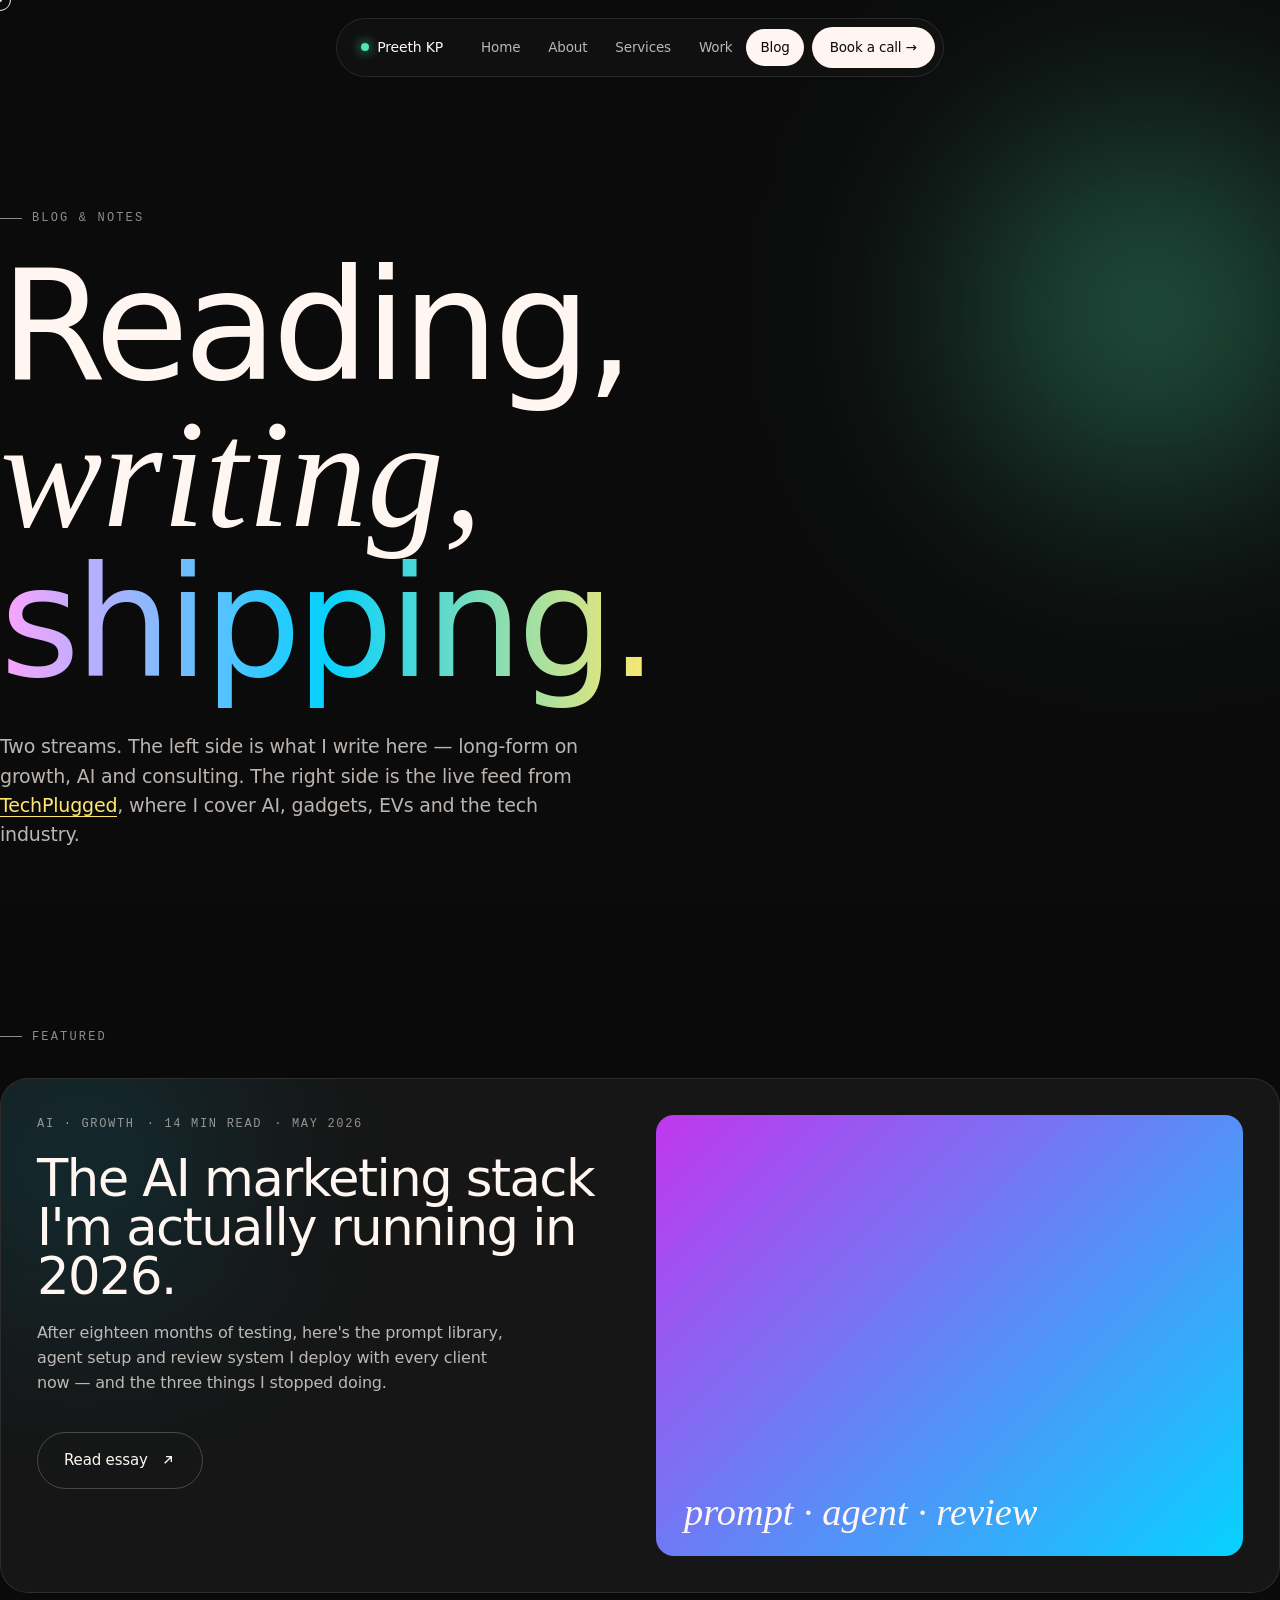
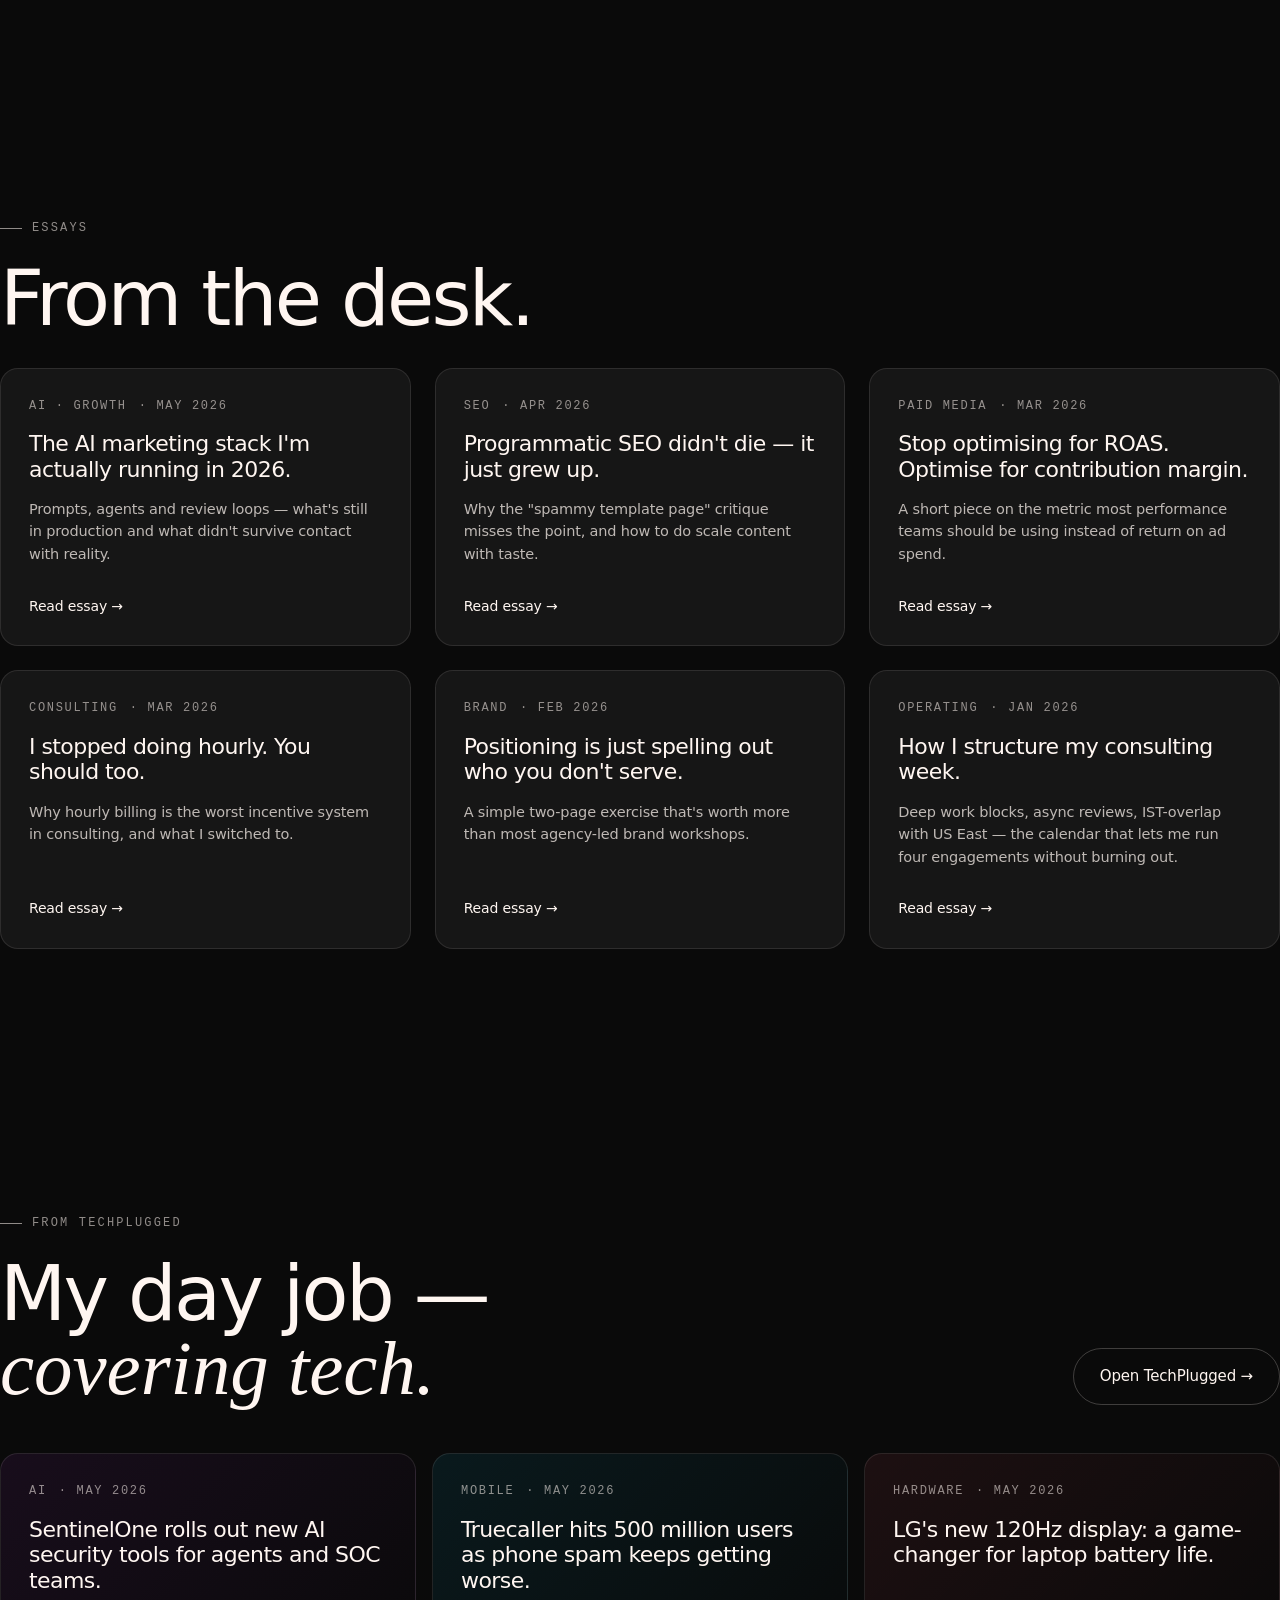
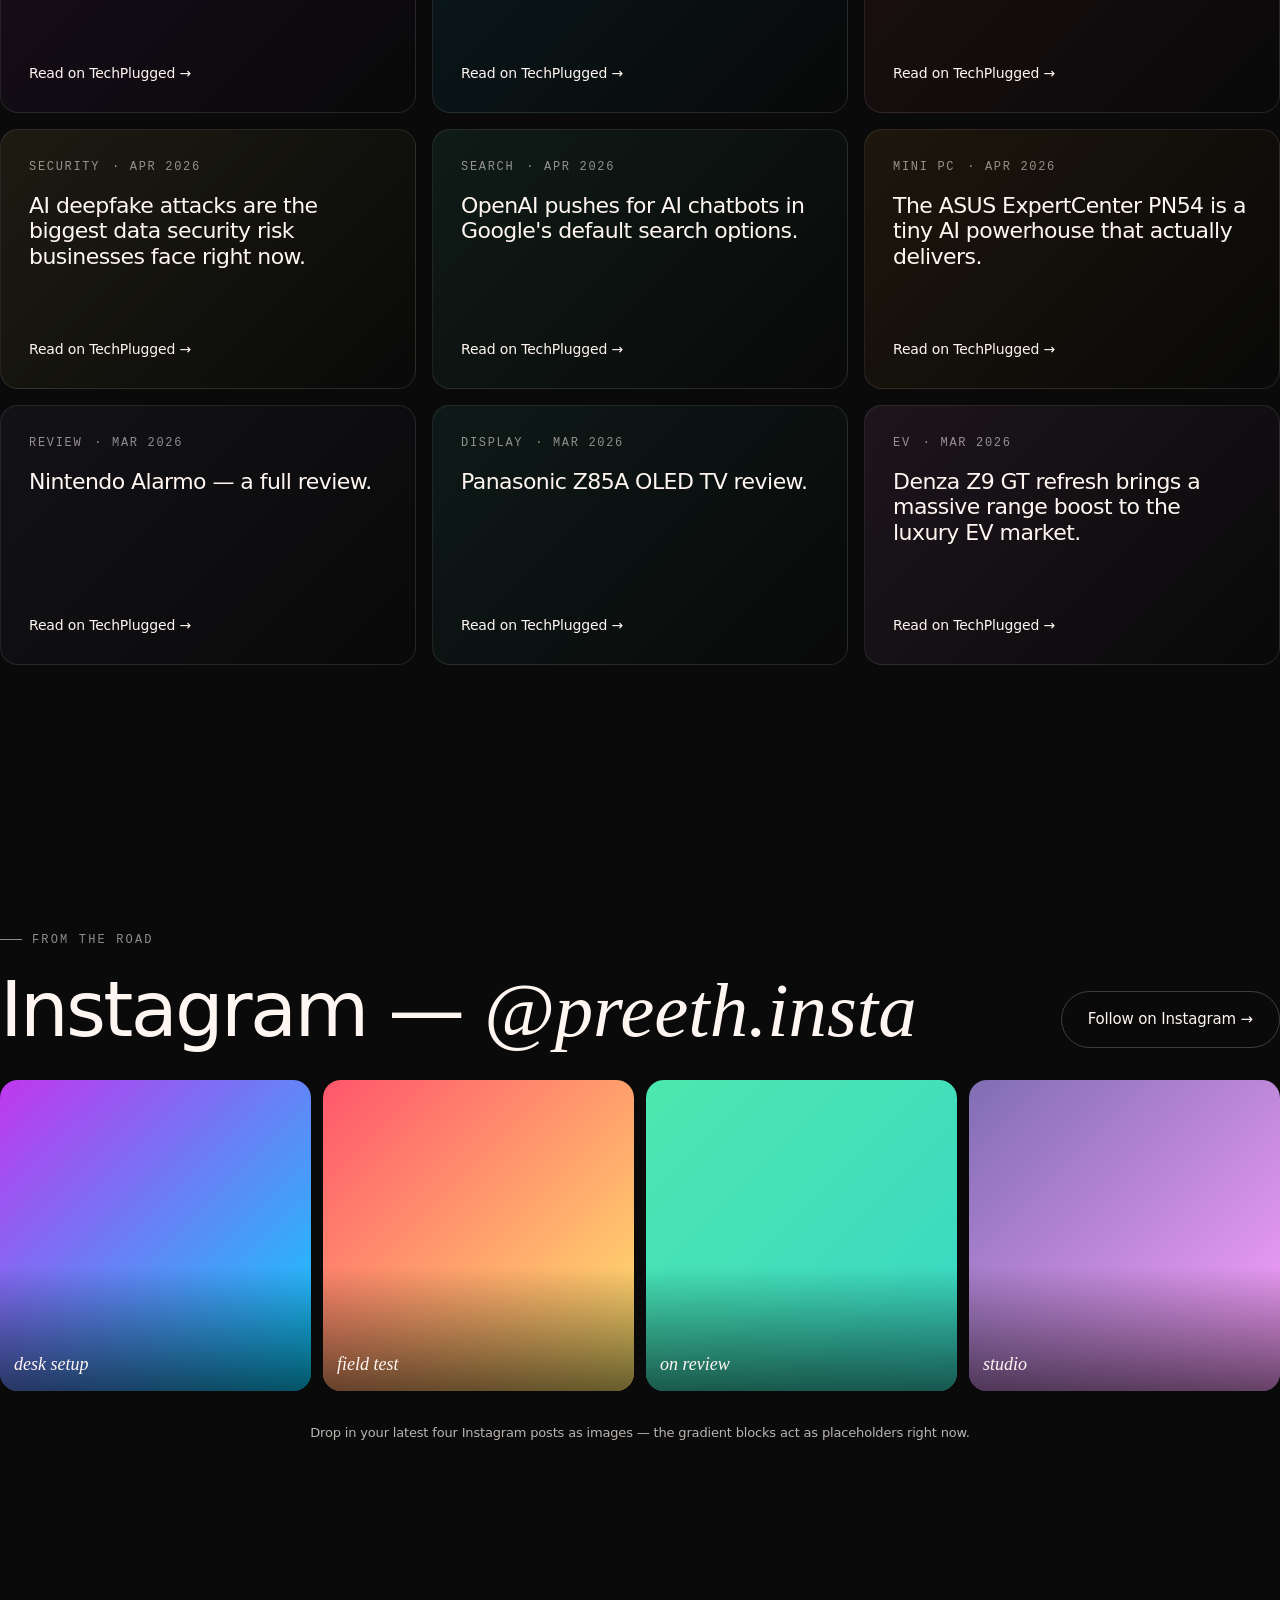
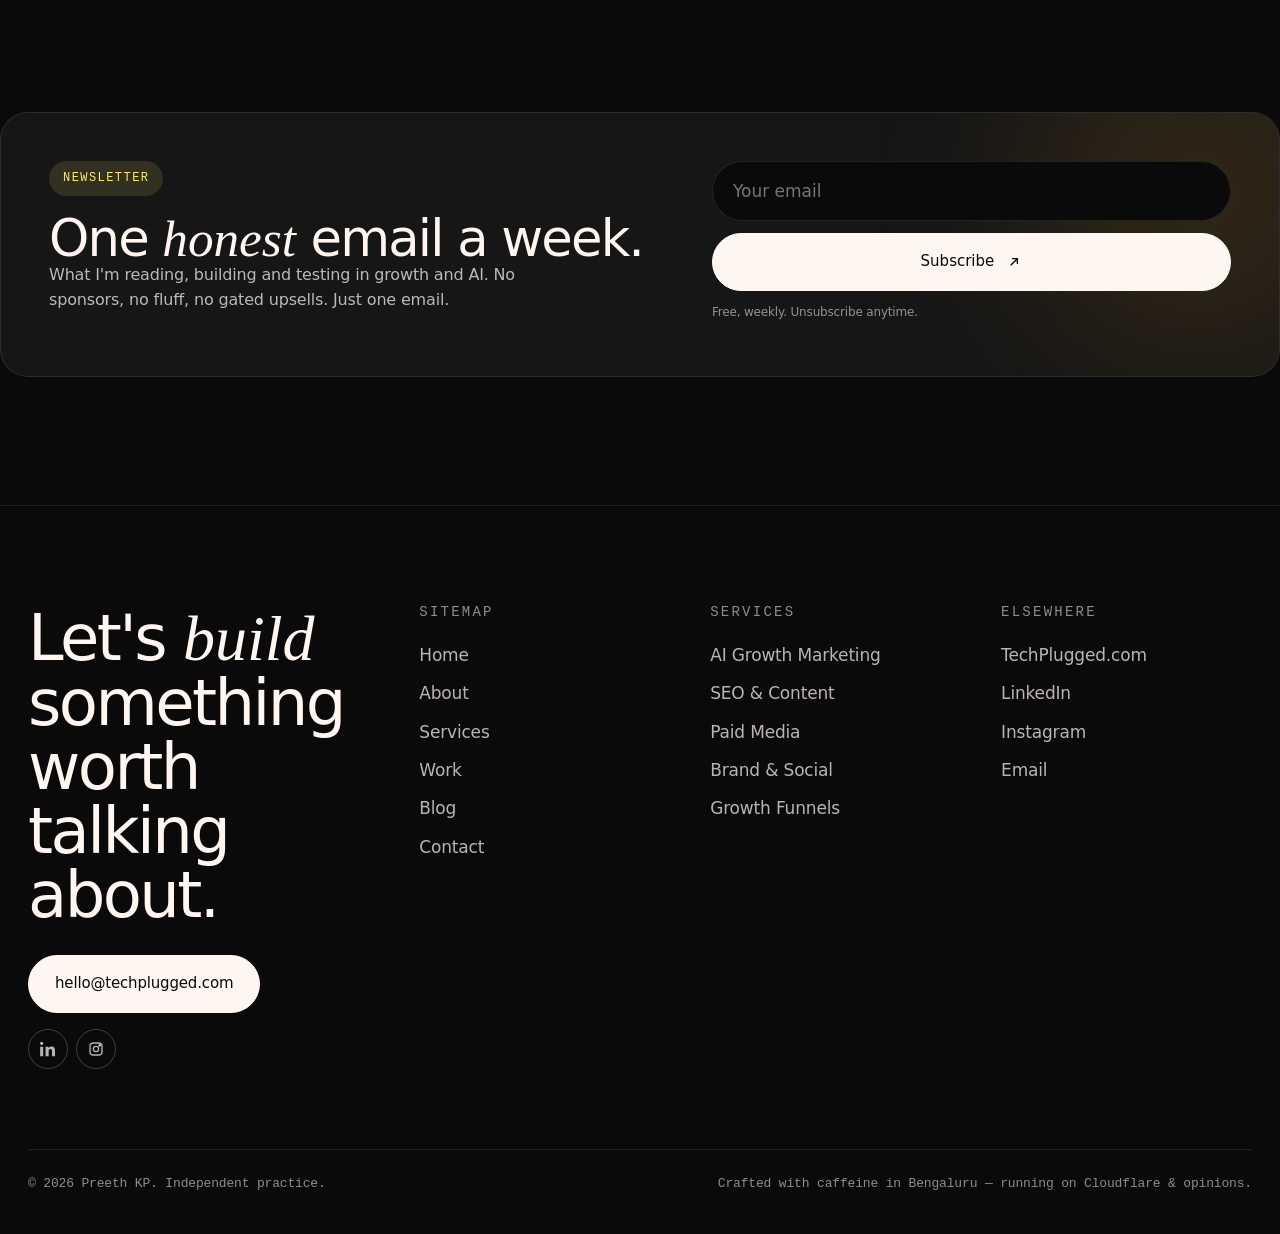
<file: blog.html>
<!doctype html>
<html lang="en">
<head>
<meta charset="utf-8">
<meta name="viewport" content="width=device-width, initial-scale=1">
<meta name="description" content="Notes & TechPlugged headlines — writing on AI, marketing, growth and the tech industry by Preeth KP.">
<title>Blog & Notes — Preeth KP</title>
<link rel="preconnect" href="https://fonts.googleapis.com">
<link rel="preconnect" href="https://fonts.gstatic.com" crossorigin>
<link rel="stylesheet" href="assets/styles.css">
</head>
<body class="bg-grain">

<div class="cursor"></div>
<div class="cursor-dot"></div>

<header class="nav">
  <div class="nav-inner">
    <a href="index.html" class="nav-brand"><span class="dot"></span> Preeth&nbsp;KP</a>
    <nav class="nav-links">
      <a href="index.html">Home</a>
      <a href="about.html">About</a>
      <a href="services.html">Services</a>
      <a href="work.html">Work</a>
      <a href="blog.html">Blog</a>
    </nav>
    <a href="contact.html" class="nav-cta">Book a call →</a>
  </div>
</header>

<!-- BANNER -->
<section class="page-banner container">
  <div class="blob blob--mint animated blob-1"></div>
  <div style="position: relative; z-index: 2;">
    <span class="eyebrow">Blog &amp; Notes</span>
    <h1 style="margin-top: 24px;" class="reveal">
      Reading,<br>
      <span class="serif">writing,</span><br>
      <span class="gradient-text">shipping.</span>
    </h1>
    <p class="reveal" style="max-width: 620px; margin-top: 36px; font-size: 19px;">Two streams. The left side is what I write here — long-form on growth, AI and consulting. The right side is the live feed from <a href="https://techplugged.com" target="_blank" rel="noopener" style="color: var(--c-yellow); border-bottom: 1px solid var(--c-yellow);">TechPlugged</a>, where I cover AI, gadgets, EVs and the tech industry.</p>
  </div>
</section>

<!-- FEATURED CONSULTING POST -->
<section class="section--tight container">
  <div class="reveal mb-md">
    <span class="eyebrow">Featured</span>
  </div>
  <a href="post-ai-marketing-stack.html" class="reveal" style="display: grid; grid-template-columns: 1fr 1fr; gap: 32px; padding: 36px; border: 1px solid var(--line); border-radius: var(--radius-lg); background: var(--bg-card); position: relative; overflow: hidden;">
    <div class="blob blob--cyan animated" style="top: -100px; left: -100px; width: 360px; height: 360px; opacity: .3;"></div>
    <div style="position: relative; z-index: 1;">
      <div class="meta mono" style="display: flex; gap: 12px; color: var(--cream-50); font-size: 12px; text-transform: uppercase; letter-spacing: 0.14em; margin-bottom: 20px;">
        <span>AI · Growth</span><span>· 14 min read</span><span>· May 2026</span>
      </div>
      <h2 style="font-size: clamp(32px, 4vw, 56px); letter-spacing: -0.03em;">The AI marketing stack I'm actually running in 2026.</h2>
      <p style="margin-top: 20px; max-width: 480px;">After eighteen months of testing, here's the prompt library, agent setup and review system I deploy with every client now — and the three things I stopped doing.</p>
      <span class="btn btn--ghost mt-md" style="margin-top: 20px;">Read essay
        <svg class="arrow" viewBox="0 0 24 24" fill="none" stroke="currentColor" stroke-width="2"><path d="M7 17L17 7M9 7h8v8"/></svg>
      </span>
    </div>
    <div style="aspect-ratio: 4/3; background: var(--gx-1); border-radius: var(--radius-md); position: relative; overflow: hidden;">
      <span class="serif" style="position: absolute; left: 28px; bottom: 24px; font-size: clamp(28px, 3vw, 44px); color: var(--cream); font-style: italic; line-height: 1;">prompt &middot; agent &middot; review</span>
    </div>
  </a>
</section>

<!-- ESSAYS GRID -->
<section class="section container">
  <div class="reveal mb-md">
    <span class="eyebrow">Essays</span>
    <h2 style="margin-top: 24px;">From the desk.</h2>
  </div>

  <div class="feed-grid reveal-stagger">
    <a class="feed-card" href="post-ai-marketing-stack.html">
      <div class="meta"><span>AI · Growth</span><span>· May 2026</span></div>
      <h3>The AI marketing stack I'm actually running in 2026.</h3>
      <p class="muted" style="font-size: 14.5px;">Prompts, agents and review loops — what's still in production and what didn't survive contact with reality.</p>
      <span class="read">Read essay →</span>
    </a>
    <a class="feed-card" href="#">
      <div class="meta"><span>SEO</span><span>· Apr 2026</span></div>
      <h3>Programmatic SEO didn't die — it just grew up.</h3>
      <p class="muted" style="font-size: 14.5px;">Why the "spammy template page" critique misses the point, and how to do scale content with taste.</p>
      <span class="read">Read essay →</span>
    </a>
    <a class="feed-card" href="#">
      <div class="meta"><span>Paid Media</span><span>· Mar 2026</span></div>
      <h3>Stop optimising for ROAS. Optimise for contribution margin.</h3>
      <p class="muted" style="font-size: 14.5px;">A short piece on the metric most performance teams should be using instead of return on ad spend.</p>
      <span class="read">Read essay →</span>
    </a>
    <a class="feed-card" href="#">
      <div class="meta"><span>Consulting</span><span>· Mar 2026</span></div>
      <h3>I stopped doing hourly. You should too.</h3>
      <p class="muted" style="font-size: 14.5px;">Why hourly billing is the worst incentive system in consulting, and what I switched to.</p>
      <span class="read">Read essay →</span>
    </a>
    <a class="feed-card" href="#">
      <div class="meta"><span>Brand</span><span>· Feb 2026</span></div>
      <h3>Positioning is just spelling out who you don't serve.</h3>
      <p class="muted" style="font-size: 14.5px;">A simple two-page exercise that's worth more than most agency-led brand workshops.</p>
      <span class="read">Read essay →</span>
    </a>
    <a class="feed-card" href="#">
      <div class="meta"><span>Operating</span><span>· Jan 2026</span></div>
      <h3>How I structure my consulting week.</h3>
      <p class="muted" style="font-size: 14.5px;">Deep work blocks, async reviews, IST-overlap with US East — the calendar that lets me run four engagements without burning out.</p>
      <span class="read">Read essay →</span>
    </a>
  </div>
</section>

<!-- TECHPLUGGED LIVE FEED -->
<section class="section container">
  <div class="flex between" style="align-items: end; flex-wrap: wrap; gap: 20px; margin-bottom: 48px;">
    <div class="reveal">
      <span class="eyebrow">From TechPlugged</span>
      <h2 style="margin-top: 24px;">My day job —<br><span class="serif">covering tech.</span></h2>
    </div>
    <a href="https://techplugged.com" target="_blank" rel="noopener" class="btn btn--ghost reveal">Open TechPlugged →</a>
  </div>

  <div class="grid-3 reveal-stagger" style="gap: 16px;">
    <a class="feed-card" href="https://techplugged.com" target="_blank" rel="noopener" style="background: linear-gradient(135deg, rgba(192,55,237,0.08), transparent);">
      <div class="meta"><span>AI</span><span>· May 2026</span></div>
      <h3>SentinelOne rolls out new AI security tools for agents and SOC teams.</h3>
      <span class="read">Read on TechPlugged →</span>
    </a>
    <a class="feed-card" href="https://techplugged.com" target="_blank" rel="noopener" style="background: linear-gradient(135deg, rgba(6,210,255,0.08), transparent);">
      <div class="meta"><span>Mobile</span><span>· May 2026</span></div>
      <h3>Truecaller hits 500 million users as phone spam keeps getting worse.</h3>
      <span class="read">Read on TechPlugged →</span>
    </a>
    <a class="feed-card" href="https://techplugged.com" target="_blank" rel="noopener" style="background: linear-gradient(135deg, rgba(255,86,108,0.08), transparent);">
      <div class="meta"><span>Hardware</span><span>· May 2026</span></div>
      <h3>LG's new 120Hz display: a game-changer for laptop battery life.</h3>
      <span class="read">Read on TechPlugged →</span>
    </a>
    <a class="feed-card" href="https://techplugged.com" target="_blank" rel="noopener" style="background: linear-gradient(135deg, rgba(255,232,109,0.08), transparent);">
      <div class="meta"><span>Security</span><span>· Apr 2026</span></div>
      <h3>AI deepfake attacks are the biggest data security risk businesses face right now.</h3>
      <span class="read">Read on TechPlugged →</span>
    </a>
    <a class="feed-card" href="https://techplugged.com" target="_blank" rel="noopener" style="background: linear-gradient(135deg, rgba(77,231,175,0.08), transparent);">
      <div class="meta"><span>Search</span><span>· Apr 2026</span></div>
      <h3>OpenAI pushes for AI chatbots in Google's default search options.</h3>
      <span class="read">Read on TechPlugged →</span>
    </a>
    <a class="feed-card" href="https://techplugged.com" target="_blank" rel="noopener" style="background: linear-gradient(135deg, rgba(254,168,35,0.08), transparent);">
      <div class="meta"><span>Mini PC</span><span>· Apr 2026</span></div>
      <h3>The ASUS ExpertCenter PN54 is a tiny AI powerhouse that actually delivers.</h3>
      <span class="read">Read on TechPlugged →</span>
    </a>
    <a class="feed-card" href="https://techplugged.com" target="_blank" rel="noopener" style="background: linear-gradient(135deg, rgba(128,110,179,0.08), transparent);">
      <div class="meta"><span>Review</span><span>· Mar 2026</span></div>
      <h3>Nintendo Alarmo — a full review.</h3>
      <span class="read">Read on TechPlugged →</span>
    </a>
    <a class="feed-card" href="https://techplugged.com" target="_blank" rel="noopener" style="background: linear-gradient(135deg, rgba(56,215,197,0.08), transparent);">
      <div class="meta"><span>Display</span><span>· Mar 2026</span></div>
      <h3>Panasonic Z85A OLED TV review.</h3>
      <span class="read">Read on TechPlugged →</span>
    </a>
    <a class="feed-card" href="https://techplugged.com" target="_blank" rel="noopener" style="background: linear-gradient(135deg, rgba(253,162,254,0.08), transparent);">
      <div class="meta"><span>EV</span><span>· Mar 2026</span></div>
      <h3>Denza Z9 GT refresh brings a massive range boost to the luxury EV market.</h3>
      <span class="read">Read on TechPlugged →</span>
    </a>
  </div>
</section>

<!-- INSTAGRAM STRIP -->
<section class="section container">
  <div class="flex between" style="align-items: end; flex-wrap: wrap; gap: 20px; margin-bottom: 32px;">
    <div class="reveal">
      <span class="eyebrow">From the road</span>
      <h2 style="margin-top: 24px;">Instagram — <span class="serif">@preeth.insta</span></h2>
    </div>
    <a href="https://instagram.com/preeth.insta" target="_blank" rel="noopener" class="btn btn--ghost reveal">Follow on Instagram →</a>
  </div>

  <div class="grid-4 reveal-stagger" style="gap: 12px;">
    <div style="aspect-ratio: 1/1; background: var(--gx-1); border-radius: var(--radius-md); position: relative; overflow: hidden;"><div style="position: absolute; inset: 0; background: linear-gradient(180deg, transparent 60%, rgba(0,0,0,0.6));"></div><span class="serif" style="position: absolute; left: 14px; bottom: 12px; font-size: 18px; color: var(--cream); font-style: italic;">desk setup</span></div>
    <div style="aspect-ratio: 1/1; background: var(--gx-2); border-radius: var(--radius-md); position: relative; overflow: hidden;"><div style="position: absolute; inset: 0; background: linear-gradient(180deg, transparent 60%, rgba(0,0,0,0.6));"></div><span class="serif" style="position: absolute; left: 14px; bottom: 12px; font-size: 18px; color: var(--cream); font-style: italic;">field test</span></div>
    <div style="aspect-ratio: 1/1; background: var(--gx-3); border-radius: var(--radius-md); position: relative; overflow: hidden;"><div style="position: absolute; inset: 0; background: linear-gradient(180deg, transparent 60%, rgba(0,0,0,0.6));"></div><span class="serif" style="position: absolute; left: 14px; bottom: 12px; font-size: 18px; color: var(--cream); font-style: italic;">on review</span></div>
    <div style="aspect-ratio: 1/1; background: var(--gx-4); border-radius: var(--radius-md); position: relative; overflow: hidden;"><div style="position: absolute; inset: 0; background: linear-gradient(180deg, transparent 60%, rgba(0,0,0,0.6));"></div><span class="serif" style="position: absolute; left: 14px; bottom: 12px; font-size: 18px; color: var(--cream); font-style: italic;">studio</span></div>
  </div>
  <p class="muted center mt-md" style="font-size: 13px;">Drop in your latest four Instagram posts as images — the gradient blocks act as placeholders right now.</p>
</section>

<!-- LEAD MAGNET -->
<section class="section container">
  <div class="lead reveal">
    <div class="blob blob--amber animated" style="top: -100px; right: -100px; width: 360px; height: 360px; opacity: .35;"></div>
    <div style="position: relative; z-index: 1;">
      <span class="badge">Newsletter</span>
      <h2>One <span class="serif">honest</span> email a week.</h2>
      <p style="max-width: 520px;">What I'm reading, building and testing in growth and AI. No sponsors, no fluff, no gated upsells. Just one email.</p>
    </div>
    <form data-fake style="position: relative; z-index: 1;">
      <input type="email" placeholder="Your email" required>
      <button type="submit" class="btn btn--solid" style="justify-content: center;">Subscribe
        <svg class="arrow" viewBox="0 0 24 24" fill="none" stroke="currentColor" stroke-width="2"><path d="M7 17L17 7M9 7h8v8"/></svg>
      </button>
      <span class="form-note small">Free, weekly. Unsubscribe anytime.</span>
    </form>
  </div>
</section>

<!-- FOOTER -->
<footer class="footer container">
  <div class="footer-grid">
    <div>
      <div style="font-size: clamp(40px, 5vw, 72px); letter-spacing: -0.04em; line-height: 1;">
        Let's <span class="serif">build</span> something<br>worth talking about.
      </div>
      <div style="margin-top: 28px;">
        <a href="mailto:hello@techplugged.com" class="btn btn--solid">hello@techplugged.com</a>
      </div>
      <div class="socials">
        <a class="social-pill" href="https://linkedin.com/in/preethkp" target="_blank" rel="noopener" aria-label="LinkedIn">
          <svg width="16" height="16" viewBox="0 0 24 24" fill="currentColor"><path d="M4.98 3.5C4.98 4.88 3.87 6 2.5 6S0 4.88 0 3.5 1.12 1 2.5 1s2.48 1.12 2.48 2.5zM.22 8.5h4.55V23H.22V8.5zM8.34 8.5h4.36v1.98h.06c.61-1.16 2.1-2.38 4.32-2.38 4.62 0 5.48 3.04 5.48 7v7.9h-4.55v-7c0-1.67-.03-3.82-2.33-3.82-2.33 0-2.69 1.82-2.69 3.7v7.12H8.34V8.5z"/></svg>
        </a>
        <a class="social-pill" href="https://instagram.com/preeth.insta" target="_blank" rel="noopener" aria-label="Instagram">
          <svg width="16" height="16" viewBox="0 0 24 24" fill="none" stroke="currentColor" stroke-width="2"><rect x="3" y="3" width="18" height="18" rx="5"/><circle cx="12" cy="12" r="4"/><circle cx="17.5" cy="6.5" r="1" fill="currentColor"/></svg>
        </a>
      </div>
    </div>
    <div>
      <h4>Sitemap</h4>
      <ul>
        <li><a href="index.html">Home</a></li>
        <li><a href="about.html">About</a></li>
        <li><a href="services.html">Services</a></li>
        <li><a href="work.html">Work</a></li>
        <li><a href="blog.html">Blog</a></li>
        <li><a href="contact.html">Contact</a></li>
      </ul>
    </div>
    <div>
      <h4>Services</h4>
      <ul>
        <li><a href="services.html#ai">AI Growth Marketing</a></li>
        <li><a href="services.html#seo">SEO &amp; Content</a></li>
        <li><a href="services.html#paid">Paid Media</a></li>
        <li><a href="services.html#brand">Brand &amp; Social</a></li>
        <li><a href="services.html#funnels">Growth Funnels</a></li>
      </ul>
    </div>
    <div>
      <h4>Elsewhere</h4>
      <ul>
        <li><a href="https://techplugged.com" target="_blank" rel="noopener">TechPlugged.com</a></li>
        <li><a href="https://linkedin.com/in/preethkp" target="_blank" rel="noopener">LinkedIn</a></li>
        <li><a href="https://instagram.com/preeth.insta" target="_blank" rel="noopener">Instagram</a></li>
        <li><a href="mailto:hello@techplugged.com">Email</a></li>
      </ul>
    </div>
  </div>

  <div class="footer-bottom">
    <span>© 2026 Preeth KP. Independent practice.</span>
    <span>Crafted with caffeine in Bengaluru — running on Cloudflare &amp; opinions.</span>
  </div>
</footer>

<script src="assets/main.js"></script>
</body>
</html>
</file>
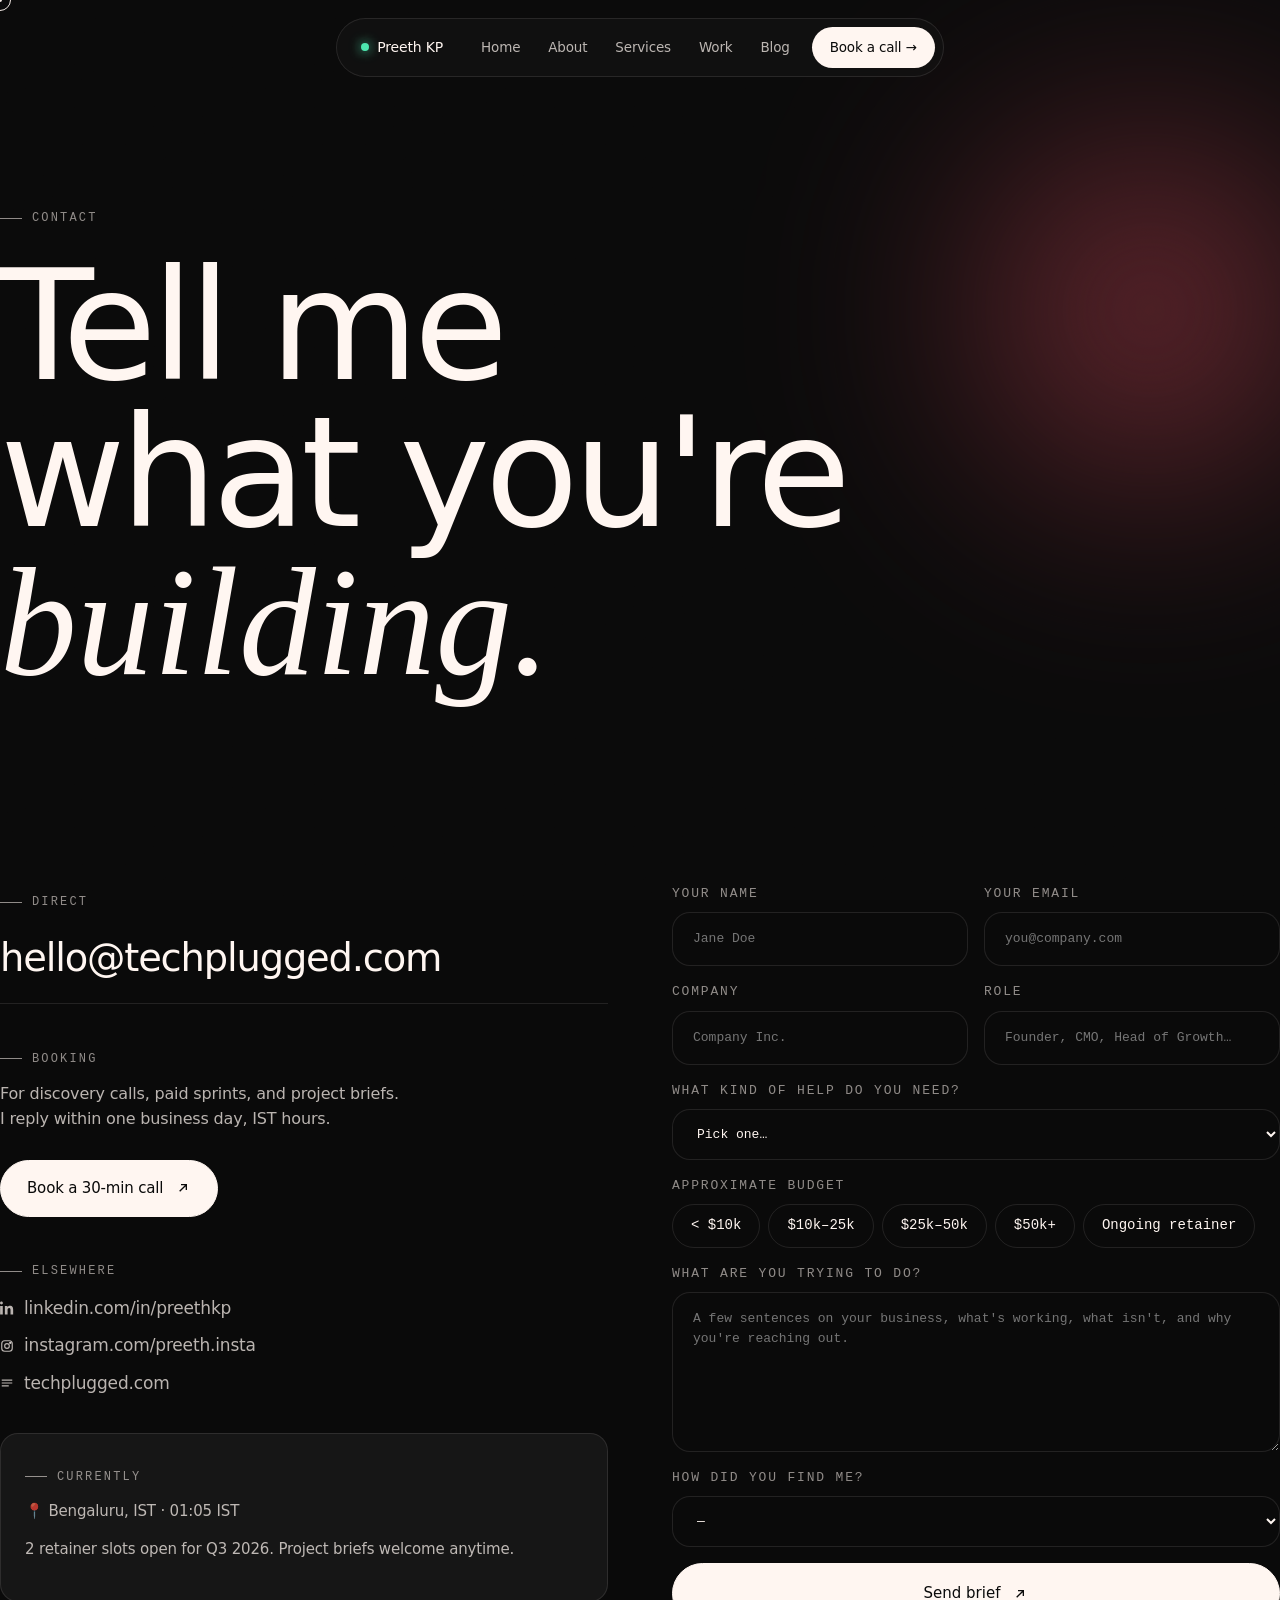
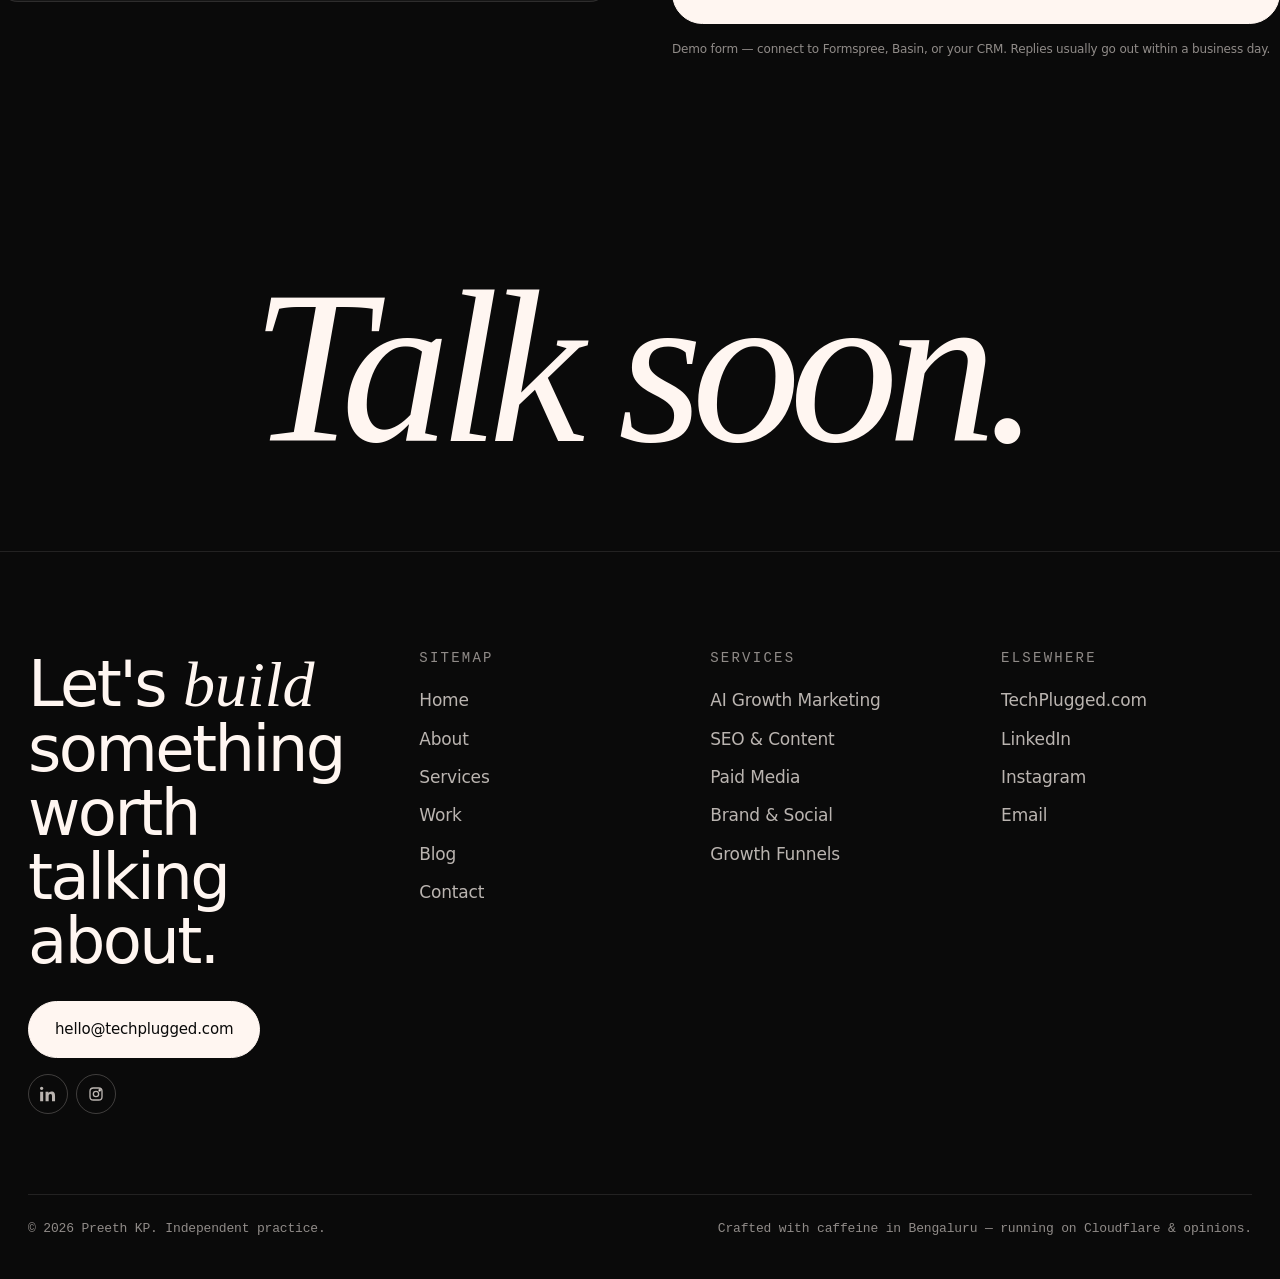
<file: contact.html>
<!doctype html>
<html lang="en">
<head>
<meta charset="utf-8">
<meta name="viewport" content="width=device-width, initial-scale=1">
<meta name="description" content="Contact Preeth KP — book a discovery call, send a brief, or just say hello.">
<title>Contact — Preeth KP</title>
<link rel="preconnect" href="https://fonts.googleapis.com">
<link rel="preconnect" href="https://fonts.gstatic.com" crossorigin>
<link rel="stylesheet" href="assets/styles.css">
</head>
<body class="bg-grain">

<div class="cursor"></div>
<div class="cursor-dot"></div>

<header class="nav">
  <div class="nav-inner">
    <a href="index.html" class="nav-brand"><span class="dot"></span> Preeth&nbsp;KP</a>
    <nav class="nav-links">
      <a href="index.html">Home</a>
      <a href="about.html">About</a>
      <a href="services.html">Services</a>
      <a href="work.html">Work</a>
      <a href="blog.html">Blog</a>
    </nav>
    <a href="contact.html" class="nav-cta">Book a call →</a>
  </div>
</header>

<!-- BANNER -->
<section class="page-banner container">
  <div class="blob blob--coral animated blob-1"></div>
  <div style="position: relative; z-index: 2;">
    <span class="eyebrow">Contact</span>
    <h1 style="margin-top: 24px;" class="reveal">
      Tell me<br>
      what you're<br>
      <span class="serif">building.</span>
    </h1>
  </div>
</section>

<!-- CONTACT GRID -->
<section class="section container">
  <div class="grid-2" style="gap: 64px;">
    <!-- LEFT: details -->
    <div class="reveal" style="display: flex; flex-direction: column; gap: 36px;">
      <div>
        <span class="eyebrow">Direct</span>
        <a href="mailto:hello@techplugged.com" style="display: block; font-size: clamp(28px, 3vw, 44px); margin-top: 16px; letter-spacing: -0.03em; border-bottom: 1px solid var(--line); padding-bottom: 16px;">
          hello@techplugged.com
        </a>
      </div>

      <div>
        <span class="eyebrow">Booking</span>
        <p style="margin-top: 14px;">For discovery calls, paid sprints, and project briefs.<br>I reply within one business day, IST hours.</p>
        <a href="mailto:hello@techplugged.com?subject=Discovery%20call%20—%20%5BCompany%5D" class="btn btn--solid" style="margin-top: 12px;">
          Book a 30-min call
          <svg class="arrow" viewBox="0 0 24 24" fill="none" stroke="currentColor" stroke-width="2"><path d="M7 17L17 7M9 7h8v8"/></svg>
        </a>
      </div>

      <div>
        <span class="eyebrow">Elsewhere</span>
        <ul style="margin-top: 14px; display: flex; flex-direction: column; gap: 10px;">
          <li><a href="https://linkedin.com/in/preethkp" target="_blank" rel="noopener" style="display: inline-flex; align-items: center; gap: 10px; color: var(--cream-70);">
            <svg width="14" height="14" viewBox="0 0 24 24" fill="currentColor"><path d="M4.98 3.5C4.98 4.88 3.87 6 2.5 6S0 4.88 0 3.5 1.12 1 2.5 1s2.48 1.12 2.48 2.5zM.22 8.5h4.55V23H.22V8.5zM8.34 8.5h4.36v1.98h.06c.61-1.16 2.1-2.38 4.32-2.38 4.62 0 5.48 3.04 5.48 7v7.9h-4.55v-7c0-1.67-.03-3.82-2.33-3.82-2.33 0-2.69 1.82-2.69 3.7v7.12H8.34V8.5z"/></svg>
            linkedin.com/in/preethkp
          </a></li>
          <li><a href="https://instagram.com/preeth.insta" target="_blank" rel="noopener" style="display: inline-flex; align-items: center; gap: 10px; color: var(--cream-70);">
            <svg width="14" height="14" viewBox="0 0 24 24" fill="none" stroke="currentColor" stroke-width="2"><rect x="3" y="3" width="18" height="18" rx="5"/><circle cx="12" cy="12" r="4"/><circle cx="17.5" cy="6.5" r="1" fill="currentColor"/></svg>
            instagram.com/preeth.insta
          </a></li>
          <li><a href="https://techplugged.com" target="_blank" rel="noopener" style="display: inline-flex; align-items: center; gap: 10px; color: var(--cream-70);">
            <svg width="14" height="14" viewBox="0 0 24 24" fill="none" stroke="currentColor" stroke-width="2"><path d="M3 7h18M3 12h18M3 17h12"/></svg>
            techplugged.com
          </a></li>
        </ul>
      </div>

      <div style="padding: 24px; border: 1px solid var(--line); border-radius: var(--radius-md); background: var(--bg-card);">
        <span class="eyebrow">Currently</span>
        <p style="margin-top: 14px; font-size: 15px;">📍 Bengaluru, IST · <span data-time>—</span></p>
        <p style="font-size: 15px;">2 retainer slots open for Q3 2026. Project briefs welcome anytime.</p>
      </div>
    </div>

    <!-- RIGHT: form -->
    <div class="reveal">
      <form data-fake class="contact-form">
        <div class="field-row">
          <label>Your name
            <input type="text" placeholder="Jane Doe" required>
          </label>
          <label>Your email
            <input type="email" placeholder="you@company.com" required>
          </label>
        </div>
        <div class="field-row">
          <label>Company
            <input type="text" placeholder="Company Inc.">
          </label>
          <label>Role
            <input type="text" placeholder="Founder, CMO, Head of Growth…">
          </label>
        </div>

        <label>What kind of help do you need?
          <select required>
            <option value="">Pick one…</option>
            <option>Audit Sprint (2–3 weeks)</option>
            <option>Build &amp; Embed (8–12 weeks)</option>
            <option>Fractional Growth Lead (ongoing)</option>
            <option>Paid Media only</option>
            <option>SEO / Content only</option>
            <option>AI workflow setup</option>
            <option>Brand &amp; positioning</option>
            <option>Just a conversation</option>
          </select>
        </label>

        <label>Approximate budget
          <div class="budget-pills">
            <label><input type="radio" name="bg" value="<10"><span>&lt; $10k</span></label>
            <label><input type="radio" name="bg" value="10-25"><span>$10k–25k</span></label>
            <label><input type="radio" name="bg" value="25-50"><span>$25k–50k</span></label>
            <label><input type="radio" name="bg" value="50+"><span>$50k+</span></label>
            <label><input type="radio" name="bg" value="ongoing"><span>Ongoing retainer</span></label>
          </div>
        </label>

        <label>What are you trying to do?
          <textarea placeholder="A few sentences on your business, what's working, what isn't, and why you're reaching out." required></textarea>
        </label>

        <label>How did you find me?
          <select>
            <option>—</option>
            <option>TechPlugged</option>
            <option>LinkedIn</option>
            <option>A referral</option>
            <option>Google / search</option>
            <option>Newsletter / podcast</option>
            <option>Other</option>
          </select>
        </label>

        <button type="submit" class="btn btn--solid" style="justify-content: center; padding: 18px 26px;">
          Send brief
          <svg class="arrow" viewBox="0 0 24 24" fill="none" stroke="currentColor" stroke-width="2"><path d="M7 17L17 7M9 7h8v8"/></svg>
        </button>
        <span class="form-note small" style="color: var(--cream-50); font-size: 12px;">Demo form — connect to Formspree, Basin, or your CRM. Replies usually go out within a business day.</span>
      </form>
    </div>
  </div>
</section>

<!-- BIG TEXT -->
<section class="section--tight" aria-hidden="true">
  <div class="bigtext center serif"><em>Talk soon.</em></div>
</section>

<!-- FOOTER -->
<footer class="footer container">
  <div class="footer-grid">
    <div>
      <div style="font-size: clamp(40px, 5vw, 72px); letter-spacing: -0.04em; line-height: 1;">
        Let's <span class="serif">build</span> something<br>worth talking about.
      </div>
      <div style="margin-top: 28px;">
        <a href="mailto:hello@techplugged.com" class="btn btn--solid">hello@techplugged.com</a>
      </div>
      <div class="socials">
        <a class="social-pill" href="https://linkedin.com/in/preethkp" target="_blank" rel="noopener" aria-label="LinkedIn">
          <svg width="16" height="16" viewBox="0 0 24 24" fill="currentColor"><path d="M4.98 3.5C4.98 4.88 3.87 6 2.5 6S0 4.88 0 3.5 1.12 1 2.5 1s2.48 1.12 2.48 2.5zM.22 8.5h4.55V23H.22V8.5zM8.34 8.5h4.36v1.98h.06c.61-1.16 2.1-2.38 4.32-2.38 4.62 0 5.48 3.04 5.48 7v7.9h-4.55v-7c0-1.67-.03-3.82-2.33-3.82-2.33 0-2.69 1.82-2.69 3.7v7.12H8.34V8.5z"/></svg>
        </a>
        <a class="social-pill" href="https://instagram.com/preeth.insta" target="_blank" rel="noopener" aria-label="Instagram">
          <svg width="16" height="16" viewBox="0 0 24 24" fill="none" stroke="currentColor" stroke-width="2"><rect x="3" y="3" width="18" height="18" rx="5"/><circle cx="12" cy="12" r="4"/><circle cx="17.5" cy="6.5" r="1" fill="currentColor"/></svg>
        </a>
      </div>
    </div>
    <div>
      <h4>Sitemap</h4>
      <ul>
        <li><a href="index.html">Home</a></li>
        <li><a href="about.html">About</a></li>
        <li><a href="services.html">Services</a></li>
        <li><a href="work.html">Work</a></li>
        <li><a href="blog.html">Blog</a></li>
        <li><a href="contact.html">Contact</a></li>
      </ul>
    </div>
    <div>
      <h4>Services</h4>
      <ul>
        <li><a href="services.html#ai">AI Growth Marketing</a></li>
        <li><a href="services.html#seo">SEO &amp; Content</a></li>
        <li><a href="services.html#paid">Paid Media</a></li>
        <li><a href="services.html#brand">Brand &amp; Social</a></li>
        <li><a href="services.html#funnels">Growth Funnels</a></li>
      </ul>
    </div>
    <div>
      <h4>Elsewhere</h4>
      <ul>
        <li><a href="https://techplugged.com" target="_blank" rel="noopener">TechPlugged.com</a></li>
        <li><a href="https://linkedin.com/in/preethkp" target="_blank" rel="noopener">LinkedIn</a></li>
        <li><a href="https://instagram.com/preeth.insta" target="_blank" rel="noopener">Instagram</a></li>
        <li><a href="mailto:hello@techplugged.com">Email</a></li>
      </ul>
    </div>
  </div>

  <div class="footer-bottom">
    <span>© 2026 Preeth KP. Independent practice.</span>
    <span>Crafted with caffeine in Bengaluru — running on Cloudflare &amp; opinions.</span>
  </div>
</footer>

<script src="assets/main.js"></script>
</body>
</html>
</file>
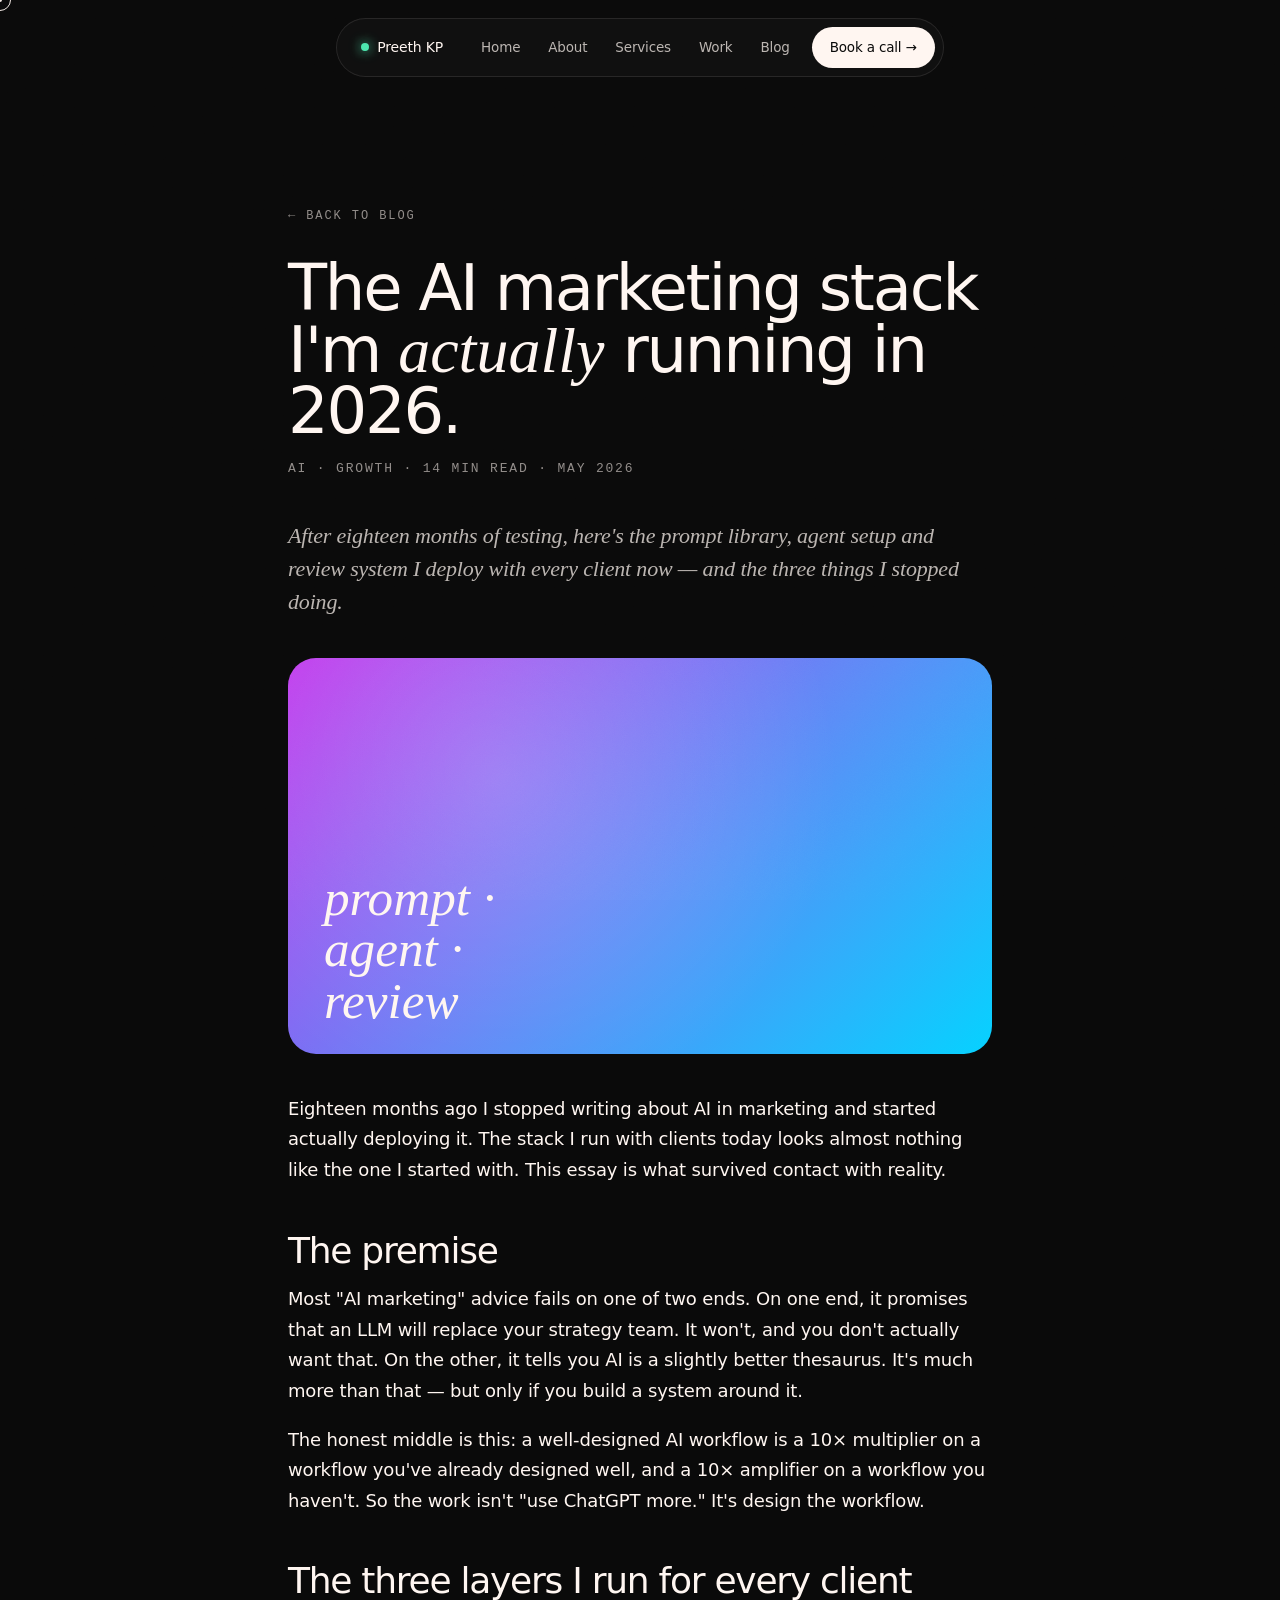
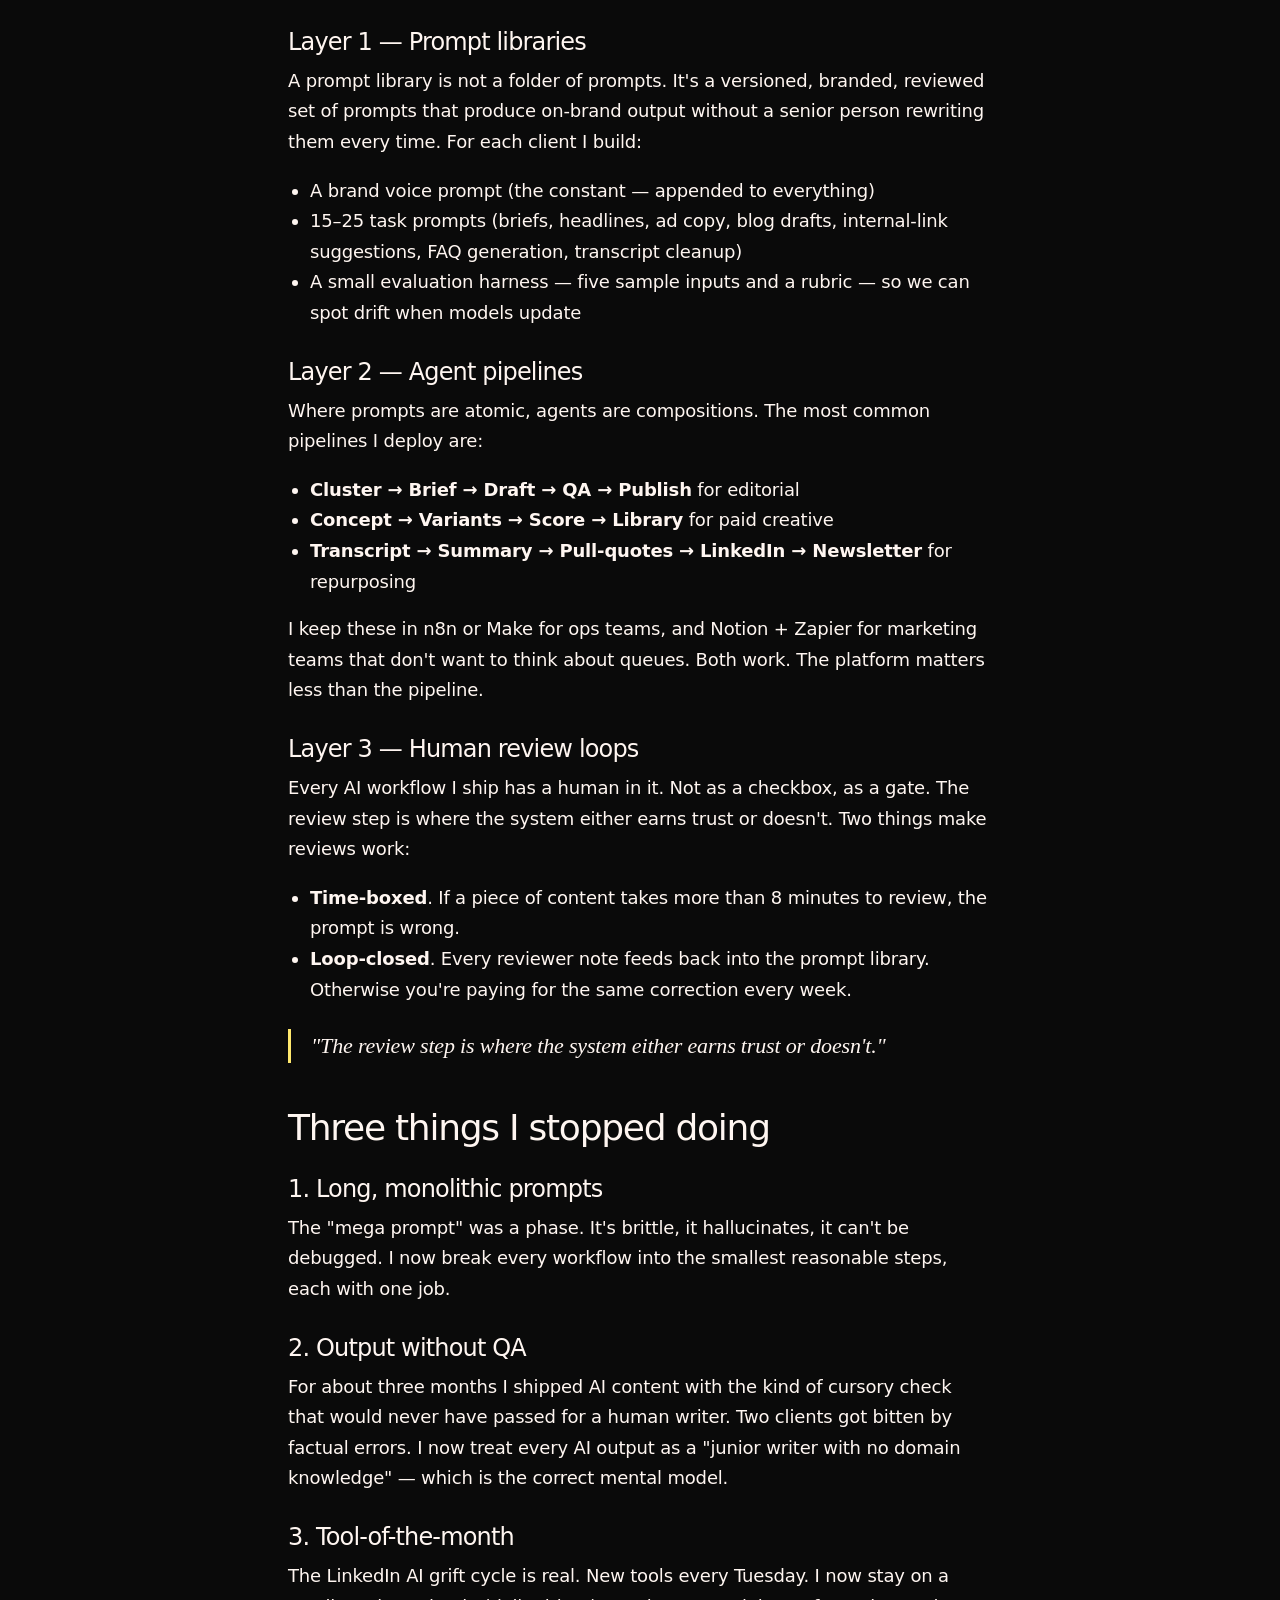
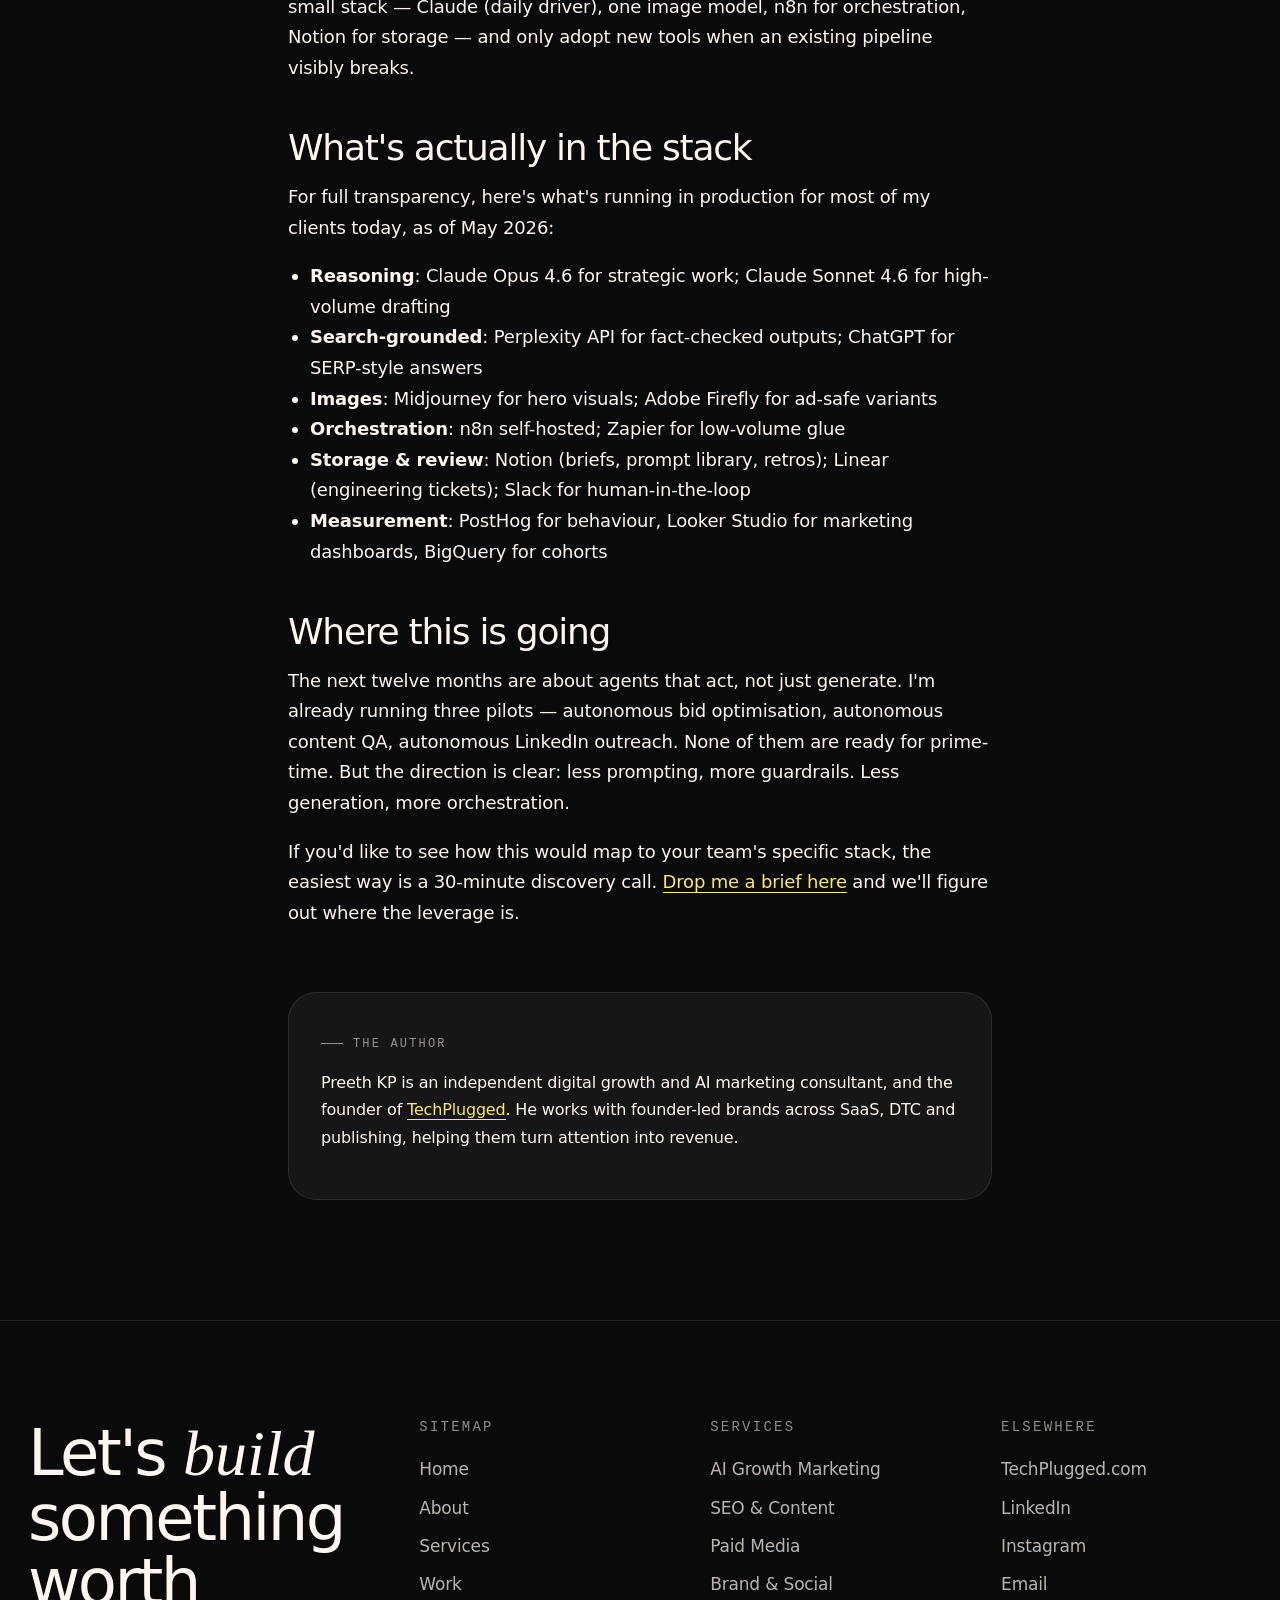
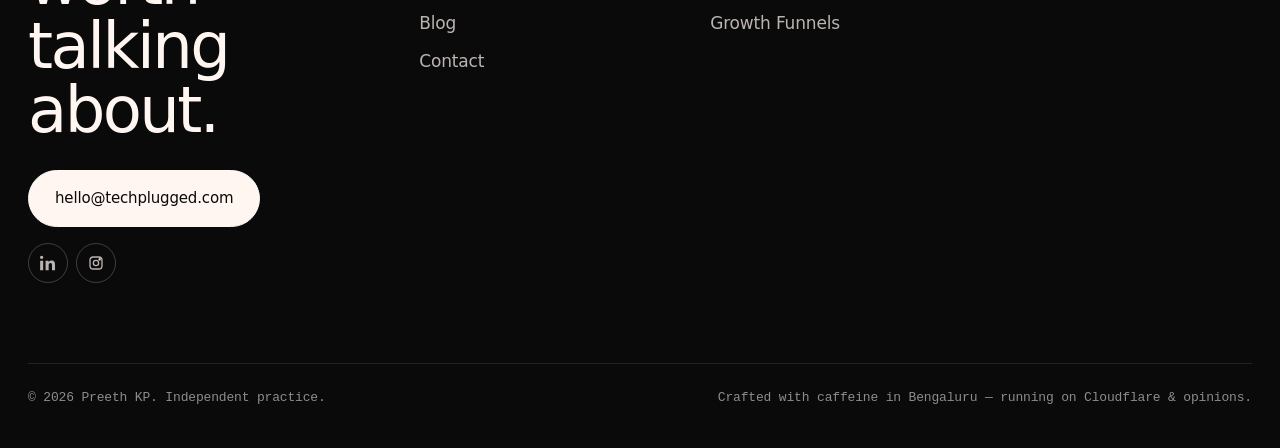
<file: post-ai-marketing-stack.html>
<!doctype html>
<html lang="en">
<head>
<meta charset="utf-8">
<meta name="viewport" content="width=device-width, initial-scale=1">
<meta name="description" content="The AI marketing stack I'm actually running in 2026 — by Preeth KP.">
<title>The AI marketing stack I'm actually running in 2026 — Preeth KP</title>
<link rel="preconnect" href="https://fonts.googleapis.com">
<link rel="preconnect" href="https://fonts.gstatic.com" crossorigin>
<link rel="stylesheet" href="assets/styles.css">
</head>
<body class="bg-grain">

<div class="cursor"></div>
<div class="cursor-dot"></div>

<header class="nav">
  <div class="nav-inner">
    <a href="index.html" class="nav-brand"><span class="dot"></span> Preeth&nbsp;KP</a>
    <nav class="nav-links">
      <a href="index.html">Home</a>
      <a href="about.html">About</a>
      <a href="services.html">Services</a>
      <a href="work.html">Work</a>
      <a href="blog.html">Blog</a>
    </nav>
    <a href="contact.html" class="nav-cta">Book a call →</a>
  </div>
</header>

<article class="post-shell">
  <a href="blog.html" class="mono" style="color: var(--cream-50); font-size: 12px; text-transform: uppercase; letter-spacing: 0.16em;">← Back to blog</a>
  <div style="height: 32px;"></div>

  <h1>The AI marketing stack I'm <span class="serif">actually</span> running in 2026.</h1>
  <div class="meta">AI · Growth · 14 min read · May 2026</div>

  <p style="font-size: 22px; color: var(--cream-70); font-family: 'Instrument Serif', serif; font-style: italic; line-height: 1.5;">After eighteen months of testing, here's the prompt library, agent setup and review system I deploy with every client now — and the three things I stopped doing.</p>

  <div style="aspect-ratio: 16/9; background: var(--gx-1); border-radius: var(--radius-lg); margin: 40px 0; position: relative; overflow: hidden;">
    <div style="position: absolute; inset: 0; background: radial-gradient(circle at 30% 30%, rgba(255,255,255,0.18), transparent 60%);"></div>
    <span class="serif" style="position: absolute; left: 36px; bottom: 28px; font-size: clamp(36px, 4vw, 60px); color: var(--cream); font-style: italic; line-height: 1;">prompt &middot;<br>agent &middot;<br>review</span>
  </div>

  <p>Eighteen months ago I stopped writing about AI in marketing and started actually deploying it. The stack I run with clients today looks almost nothing like the one I started with. This essay is what survived contact with reality.</p>

  <h2>The premise</h2>
  <p>Most "AI marketing" advice fails on one of two ends. On one end, it promises that an LLM will replace your strategy team. It won't, and you don't actually want that. On the other, it tells you AI is a slightly better thesaurus. It's much more than that — but only if you build a system around it.</p>
  <p>The honest middle is this: a well-designed AI workflow is a 10× multiplier on a workflow you've already designed well, and a 10× amplifier on a workflow you haven't. So the work isn't "use ChatGPT more." It's design the workflow.</p>

  <h2>The three layers I run for every client</h2>
  <h3>Layer 1 — Prompt libraries</h3>
  <p>A prompt library is not a folder of prompts. It's a versioned, branded, reviewed set of prompts that produce on-brand output without a senior person rewriting them every time. For each client I build:</p>
  <ul>
    <li>A brand voice prompt (the constant — appended to everything)</li>
    <li>15–25 task prompts (briefs, headlines, ad copy, blog drafts, internal-link suggestions, FAQ generation, transcript cleanup)</li>
    <li>A small evaluation harness — five sample inputs and a rubric — so we can spot drift when models update</li>
  </ul>

  <h3>Layer 2 — Agent pipelines</h3>
  <p>Where prompts are atomic, agents are compositions. The most common pipelines I deploy are:</p>
  <ul>
    <li><strong>Cluster → Brief → Draft → QA → Publish</strong> for editorial</li>
    <li><strong>Concept → Variants → Score → Library</strong> for paid creative</li>
    <li><strong>Transcript → Summary → Pull-quotes → LinkedIn → Newsletter</strong> for repurposing</li>
  </ul>
  <p>I keep these in n8n or Make for ops teams, and Notion + Zapier for marketing teams that don't want to think about queues. Both work. The platform matters less than the pipeline.</p>

  <h3>Layer 3 — Human review loops</h3>
  <p>Every AI workflow I ship has a human in it. Not as a checkbox, as a gate. The review step is where the system either earns trust or doesn't. Two things make reviews work:</p>
  <ul>
    <li><strong>Time-boxed</strong>. If a piece of content takes more than 8 minutes to review, the prompt is wrong.</li>
    <li><strong>Loop-closed</strong>. Every reviewer note feeds back into the prompt library. Otherwise you're paying for the same correction every week.</li>
  </ul>

  <blockquote>"The review step is where the system either earns trust or doesn't."</blockquote>

  <h2>Three things I stopped doing</h2>

  <h3>1. Long, monolithic prompts</h3>
  <p>The "mega prompt" was a phase. It's brittle, it hallucinates, it can't be debugged. I now break every workflow into the smallest reasonable steps, each with one job.</p>

  <h3>2. Output without QA</h3>
  <p>For about three months I shipped AI content with the kind of cursory check that would never have passed for a human writer. Two clients got bitten by factual errors. I now treat every AI output as a "junior writer with no domain knowledge" — which is the correct mental model.</p>

  <h3>3. Tool-of-the-month</h3>
  <p>The LinkedIn AI grift cycle is real. New tools every Tuesday. I now stay on a small stack — Claude (daily driver), one image model, n8n for orchestration, Notion for storage — and only adopt new tools when an existing pipeline visibly breaks.</p>

  <h2>What's actually in the stack</h2>
  <p>For full transparency, here's what's running in production for most of my clients today, as of May 2026:</p>
  <ul>
    <li><strong>Reasoning</strong>: Claude Opus 4.6 for strategic work; Claude Sonnet 4.6 for high-volume drafting</li>
    <li><strong>Search-grounded</strong>: Perplexity API for fact-checked outputs; ChatGPT for SERP-style answers</li>
    <li><strong>Images</strong>: Midjourney for hero visuals; Adobe Firefly for ad-safe variants</li>
    <li><strong>Orchestration</strong>: n8n self-hosted; Zapier for low-volume glue</li>
    <li><strong>Storage &amp; review</strong>: Notion (briefs, prompt library, retros); Linear (engineering tickets); Slack for human-in-the-loop</li>
    <li><strong>Measurement</strong>: PostHog for behaviour, Looker Studio for marketing dashboards, BigQuery for cohorts</li>
  </ul>

  <h2>Where this is going</h2>
  <p>The next twelve months are about agents that act, not just generate. I'm already running three pilots — autonomous bid optimisation, autonomous content QA, autonomous LinkedIn outreach. None of them are ready for prime-time. But the direction is clear: less prompting, more guardrails. Less generation, more orchestration.</p>
  <p>If you'd like to see how this would map to your team's specific stack, the easiest way is a 30-minute discovery call. <a href="contact.html" style="color: var(--c-yellow); border-bottom: 1px solid var(--c-yellow);">Drop me a brief here</a> and we'll figure out where the leverage is.</p>

  <div style="margin-top: 64px; padding: 32px; border: 1px solid var(--line); border-radius: var(--radius-lg); background: var(--bg-card);">
    <span class="eyebrow">The author</span>
    <p style="margin-top: 16px; font-size: 16px;">Preeth KP is an independent digital growth and AI marketing consultant, and the founder of <a href="https://techplugged.com" target="_blank" rel="noopener" style="color: var(--c-yellow); border-bottom: 1px solid var(--c-yellow);">TechPlugged</a>. He works with founder-led brands across SaaS, DTC and publishing, helping them turn attention into revenue.</p>
  </div>
</article>

<!-- FOOTER -->
<footer class="footer container">
  <div class="footer-grid">
    <div>
      <div style="font-size: clamp(40px, 5vw, 72px); letter-spacing: -0.04em; line-height: 1;">
        Let's <span class="serif">build</span> something<br>worth talking about.
      </div>
      <div style="margin-top: 28px;">
        <a href="mailto:hello@techplugged.com" class="btn btn--solid">hello@techplugged.com</a>
      </div>
      <div class="socials">
        <a class="social-pill" href="https://linkedin.com/in/preethkp" target="_blank" rel="noopener" aria-label="LinkedIn">
          <svg width="16" height="16" viewBox="0 0 24 24" fill="currentColor"><path d="M4.98 3.5C4.98 4.88 3.87 6 2.5 6S0 4.88 0 3.5 1.12 1 2.5 1s2.48 1.12 2.48 2.5zM.22 8.5h4.55V23H.22V8.5zM8.34 8.5h4.36v1.98h.06c.61-1.16 2.1-2.38 4.32-2.38 4.62 0 5.48 3.04 5.48 7v7.9h-4.55v-7c0-1.67-.03-3.82-2.33-3.82-2.33 0-2.69 1.82-2.69 3.7v7.12H8.34V8.5z"/></svg>
        </a>
        <a class="social-pill" href="https://instagram.com/preeth.insta" target="_blank" rel="noopener" aria-label="Instagram">
          <svg width="16" height="16" viewBox="0 0 24 24" fill="none" stroke="currentColor" stroke-width="2"><rect x="3" y="3" width="18" height="18" rx="5"/><circle cx="12" cy="12" r="4"/><circle cx="17.5" cy="6.5" r="1" fill="currentColor"/></svg>
        </a>
      </div>
    </div>
    <div>
      <h4>Sitemap</h4>
      <ul>
        <li><a href="index.html">Home</a></li>
        <li><a href="about.html">About</a></li>
        <li><a href="services.html">Services</a></li>
        <li><a href="work.html">Work</a></li>
        <li><a href="blog.html">Blog</a></li>
        <li><a href="contact.html">Contact</a></li>
      </ul>
    </div>
    <div>
      <h4>Services</h4>
      <ul>
        <li><a href="services.html#ai">AI Growth Marketing</a></li>
        <li><a href="services.html#seo">SEO &amp; Content</a></li>
        <li><a href="services.html#paid">Paid Media</a></li>
        <li><a href="services.html#brand">Brand &amp; Social</a></li>
        <li><a href="services.html#funnels">Growth Funnels</a></li>
      </ul>
    </div>
    <div>
      <h4>Elsewhere</h4>
      <ul>
        <li><a href="https://techplugged.com" target="_blank" rel="noopener">TechPlugged.com</a></li>
        <li><a href="https://linkedin.com/in/preethkp" target="_blank" rel="noopener">LinkedIn</a></li>
        <li><a href="https://instagram.com/preeth.insta" target="_blank" rel="noopener">Instagram</a></li>
        <li><a href="mailto:hello@techplugged.com">Email</a></li>
      </ul>
    </div>
  </div>

  <div class="footer-bottom">
    <span>© 2026 Preeth KP. Independent practice.</span>
    <span>Crafted with caffeine in Bengaluru — running on Cloudflare &amp; opinions.</span>
  </div>
</footer>

<script src="assets/main.js"></script>
</body>
</html>
</file>
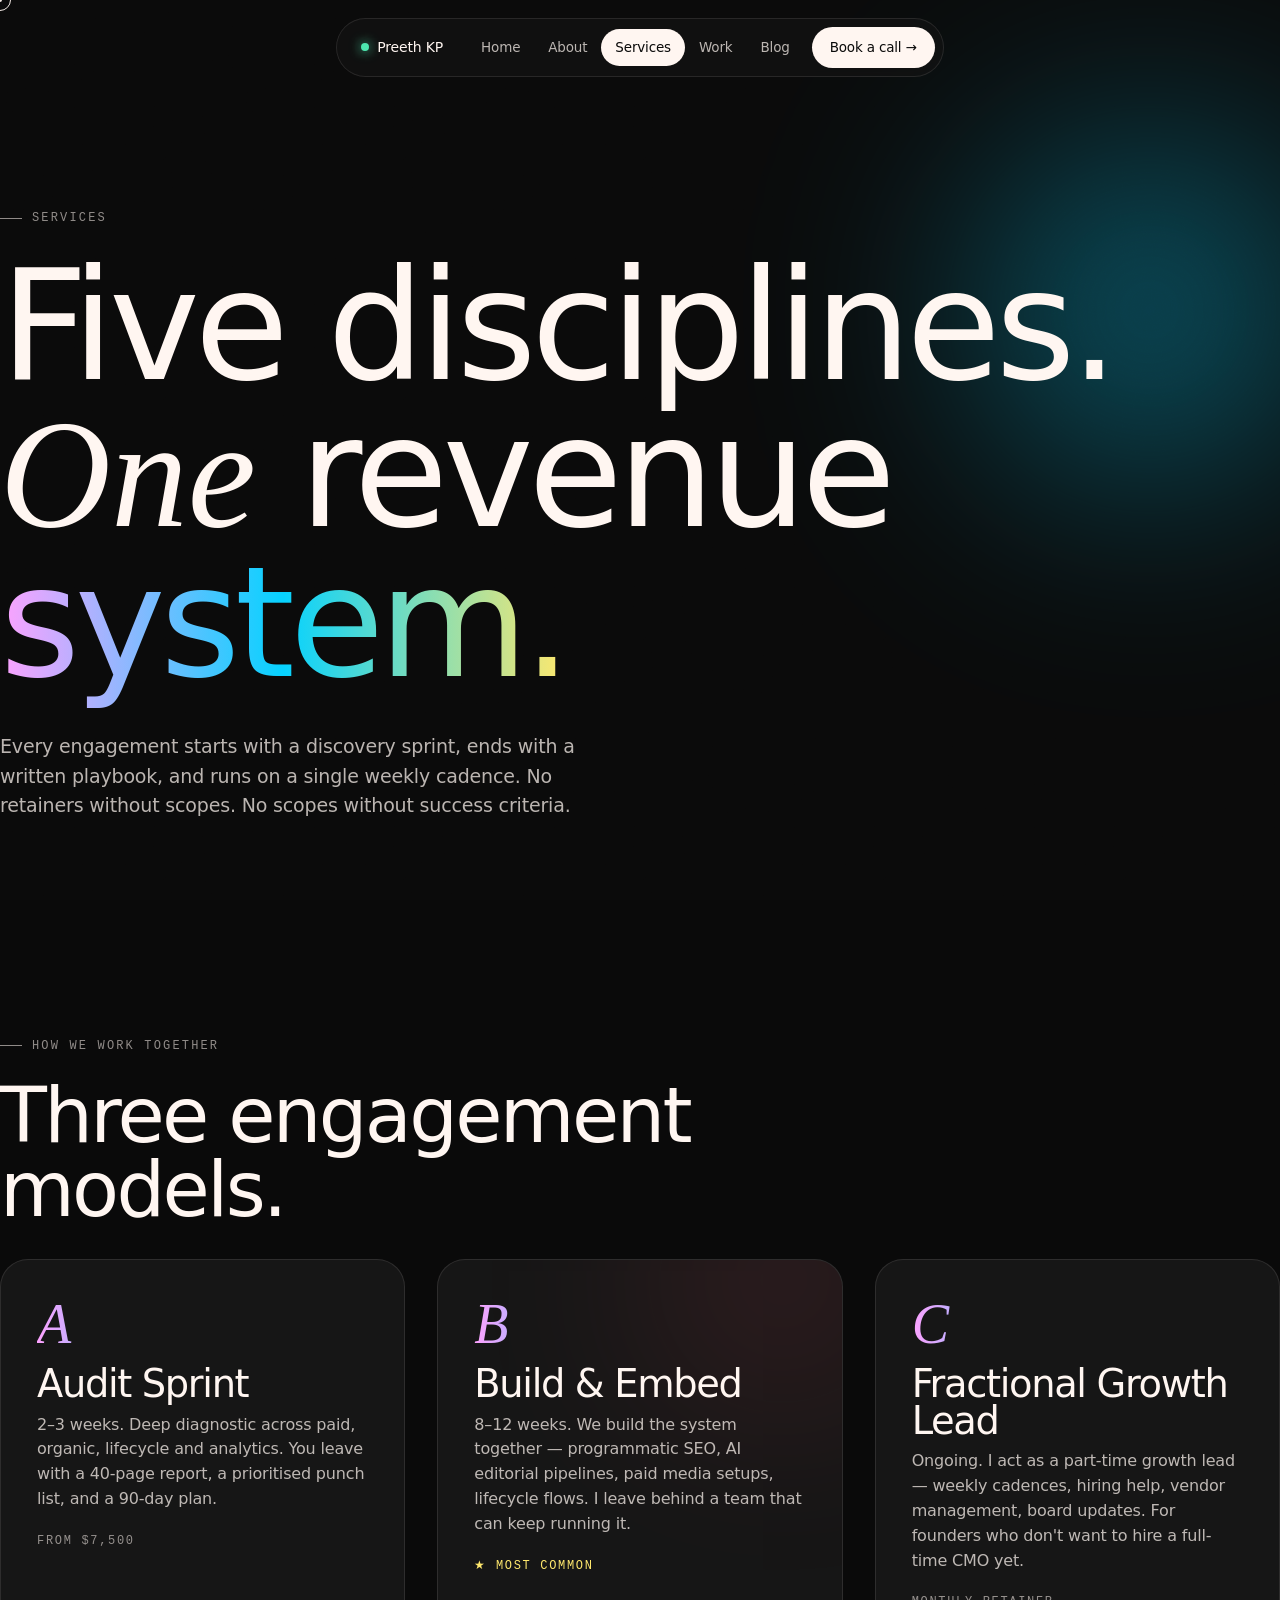
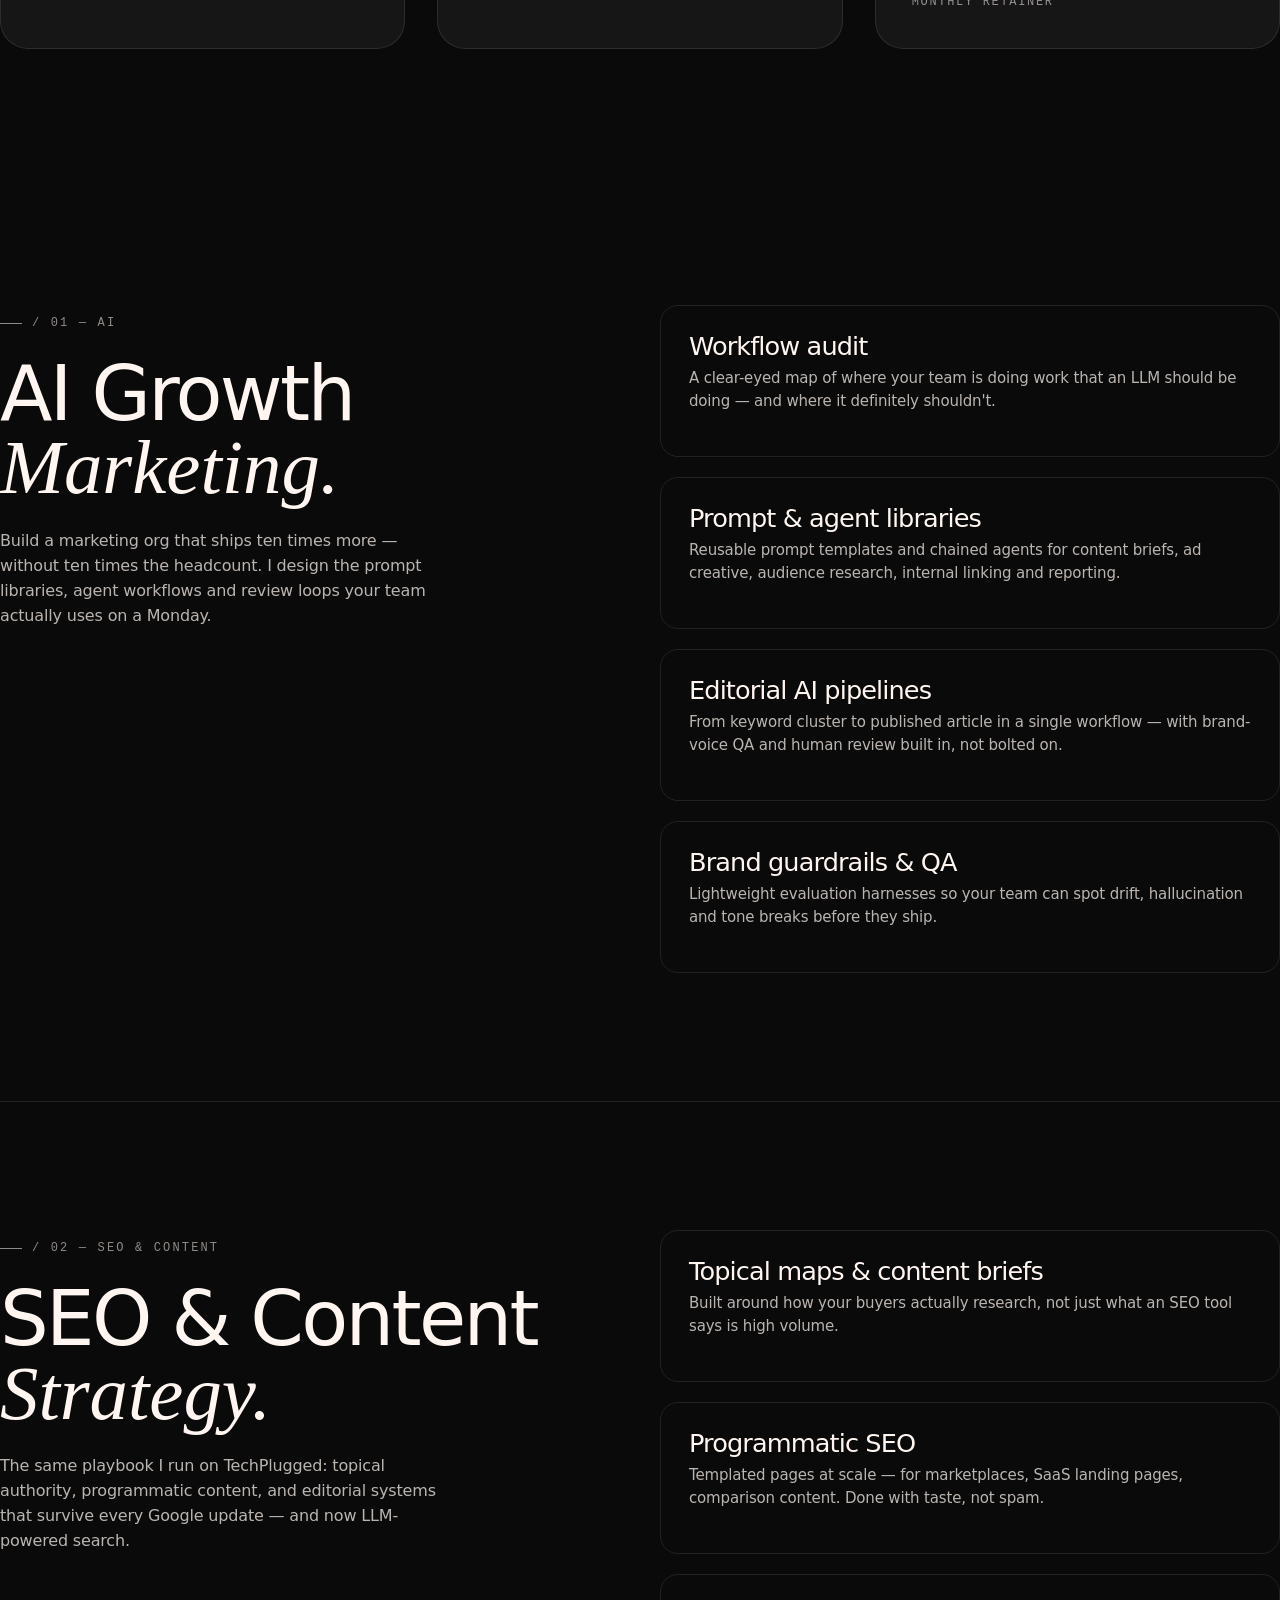
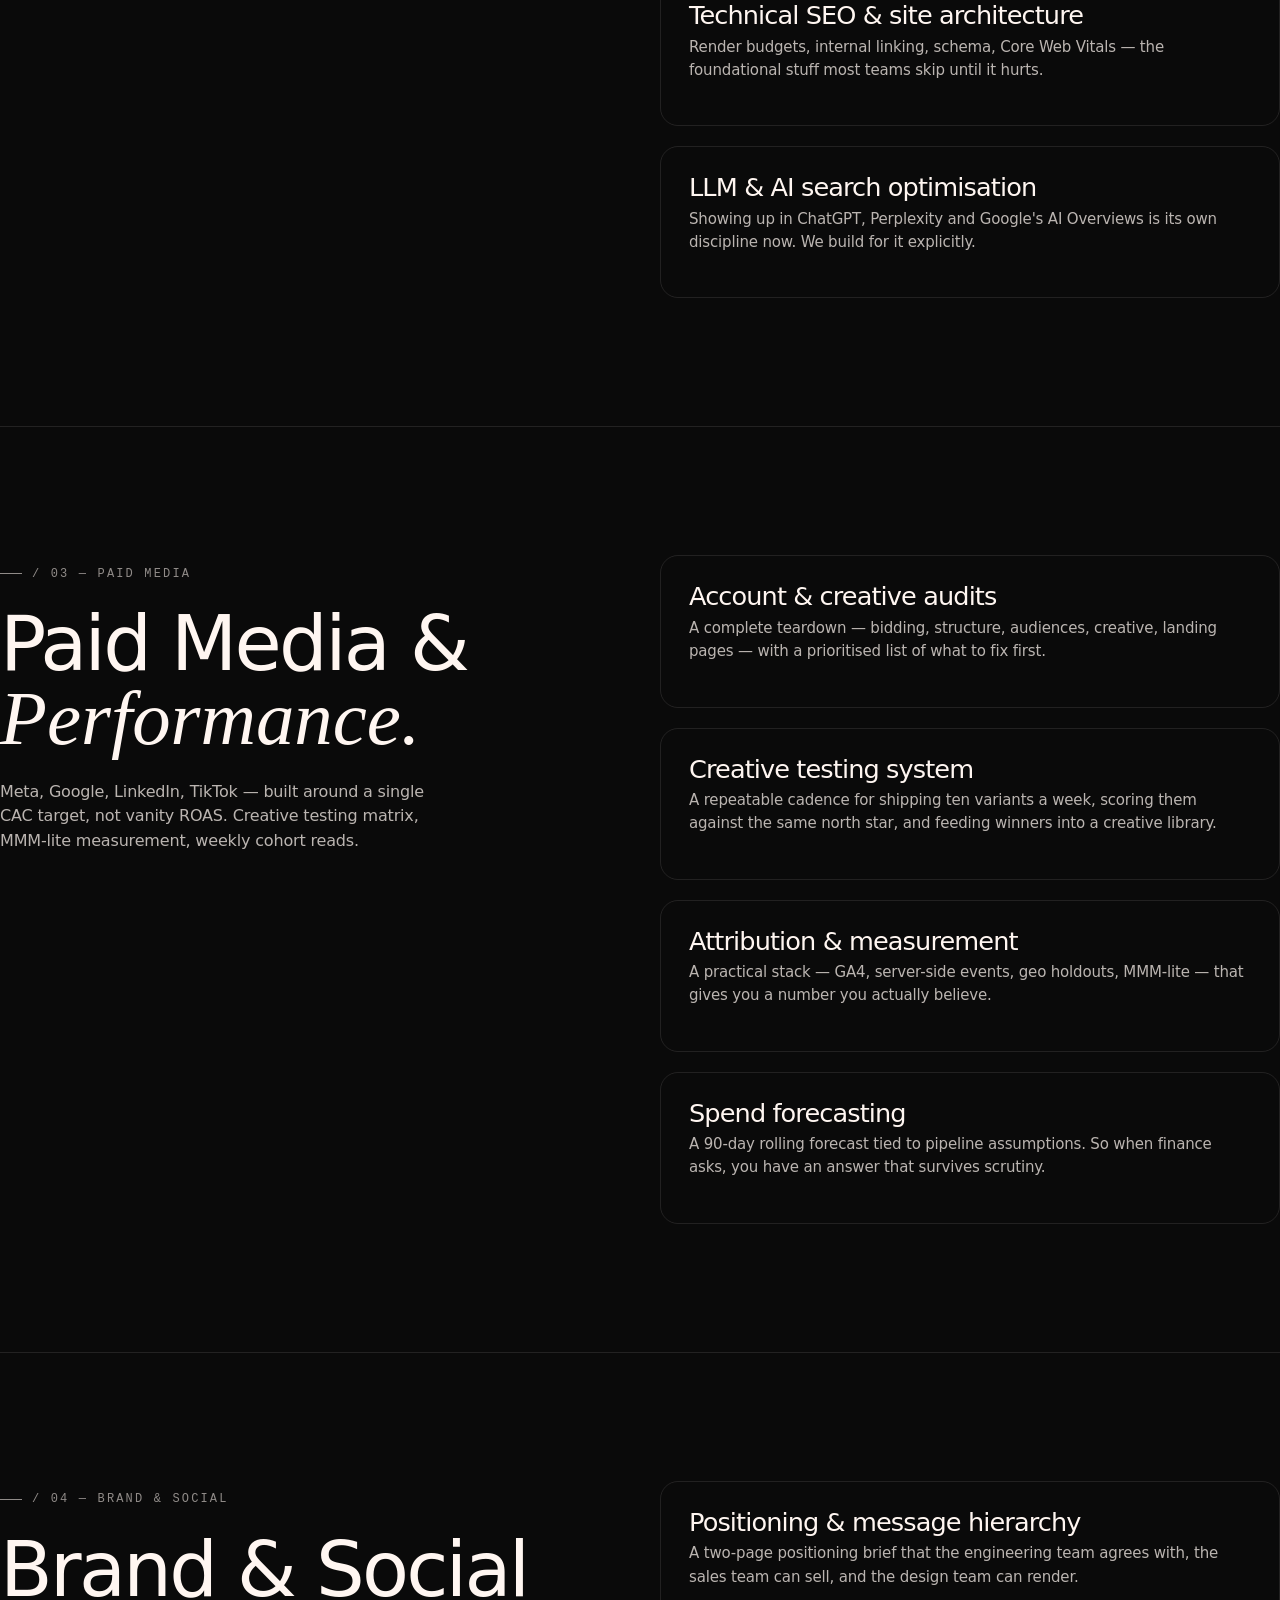
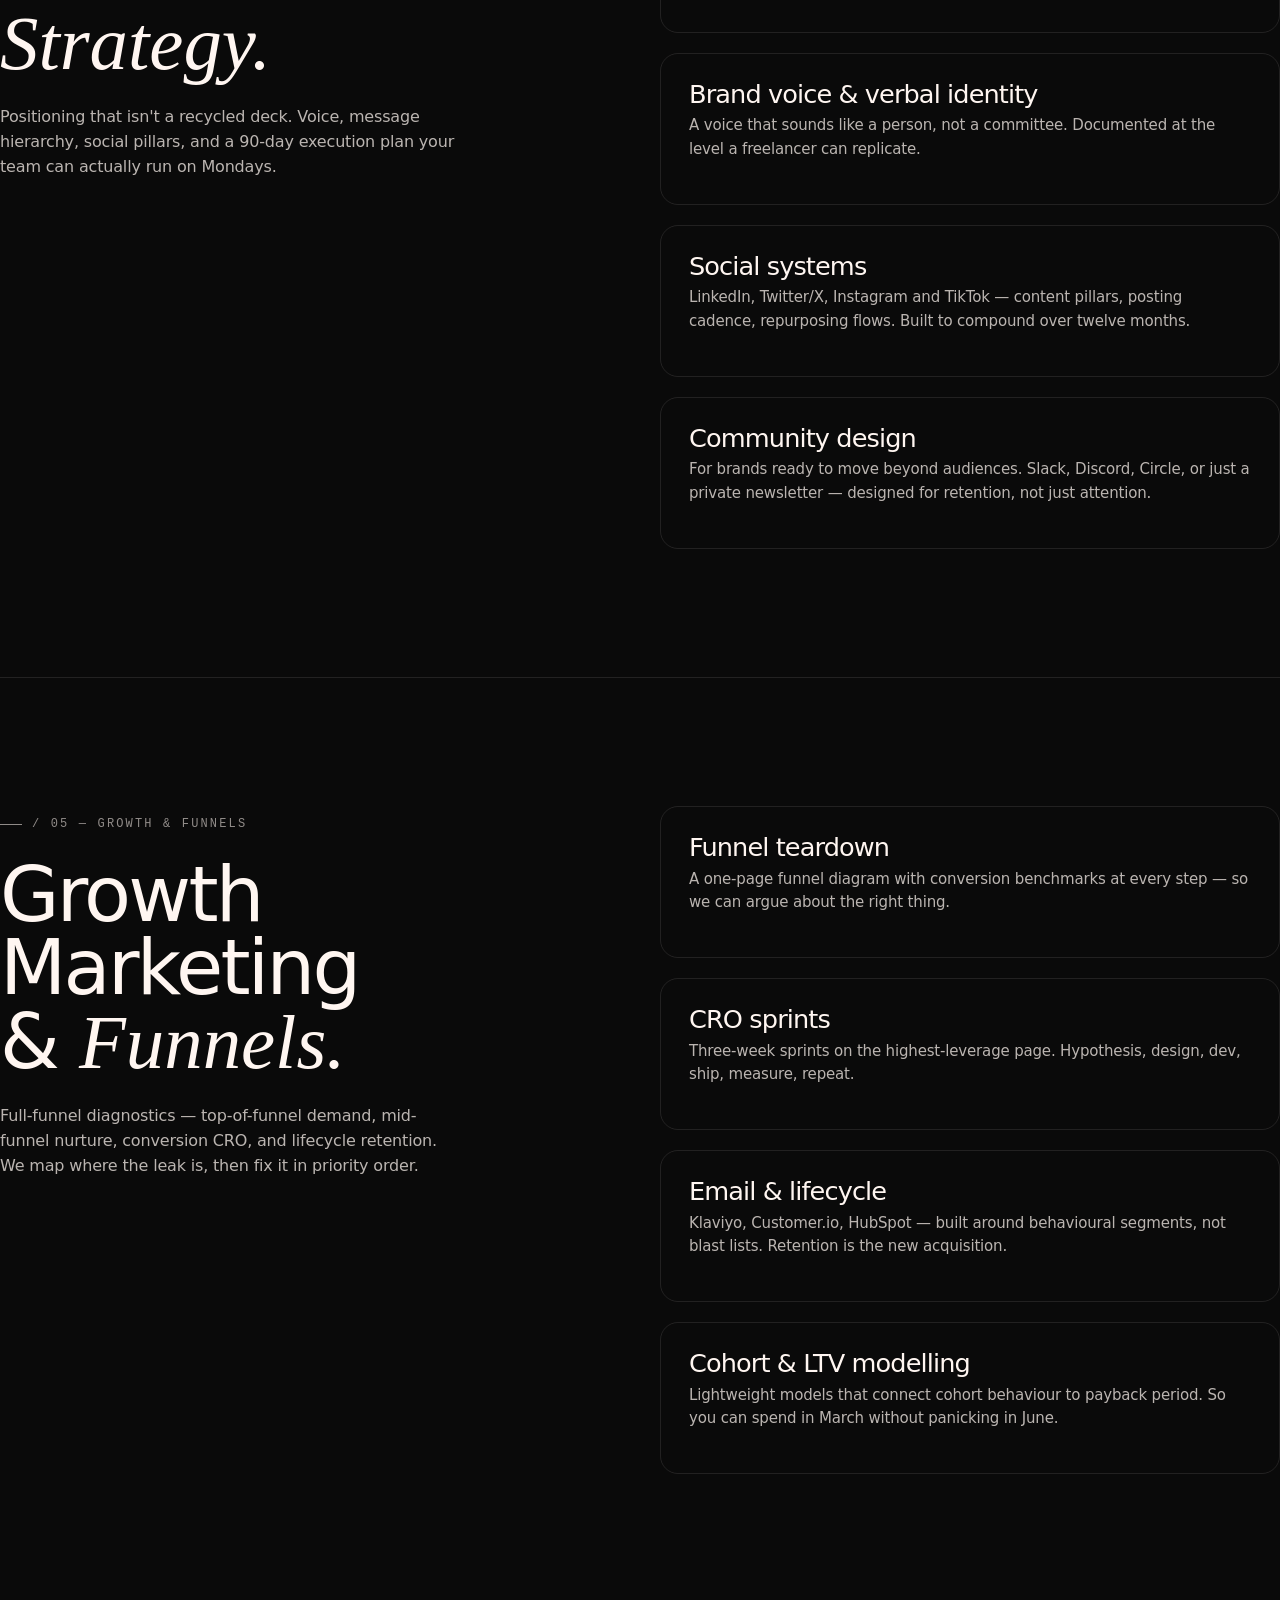
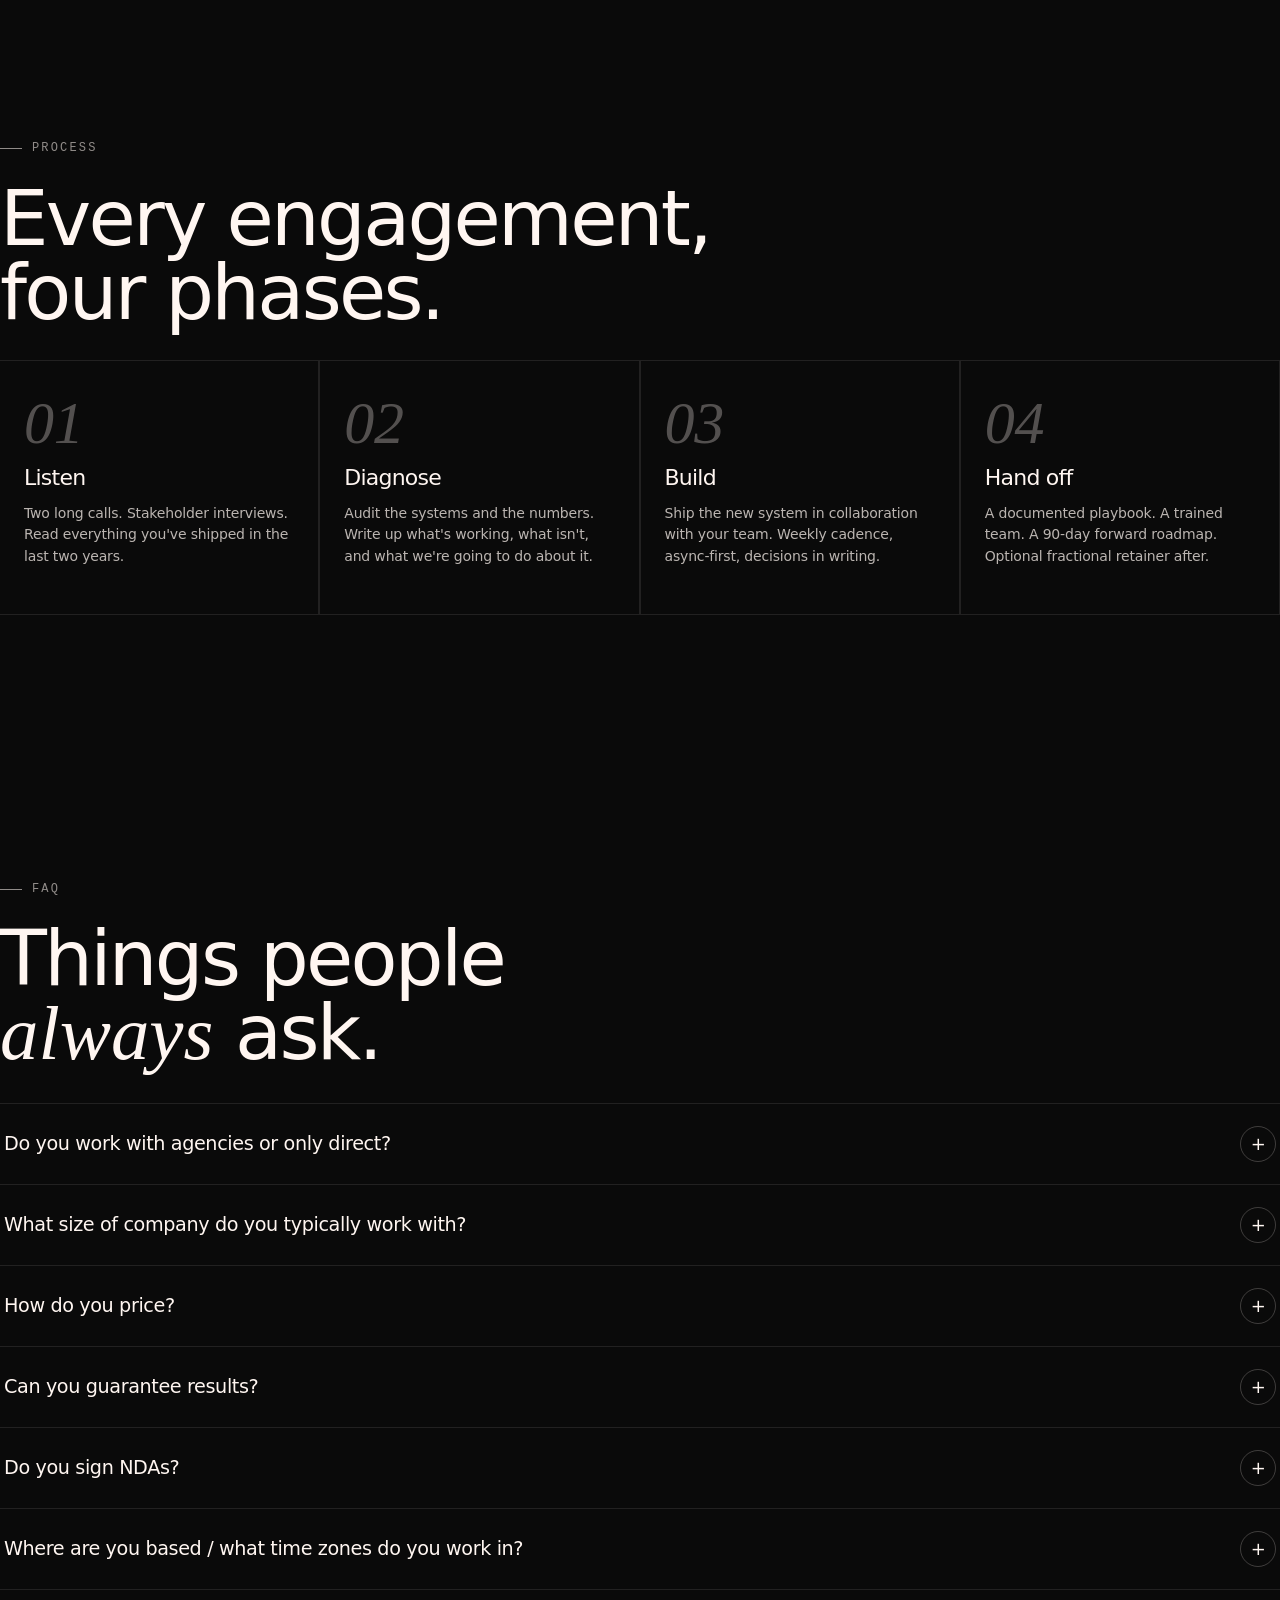
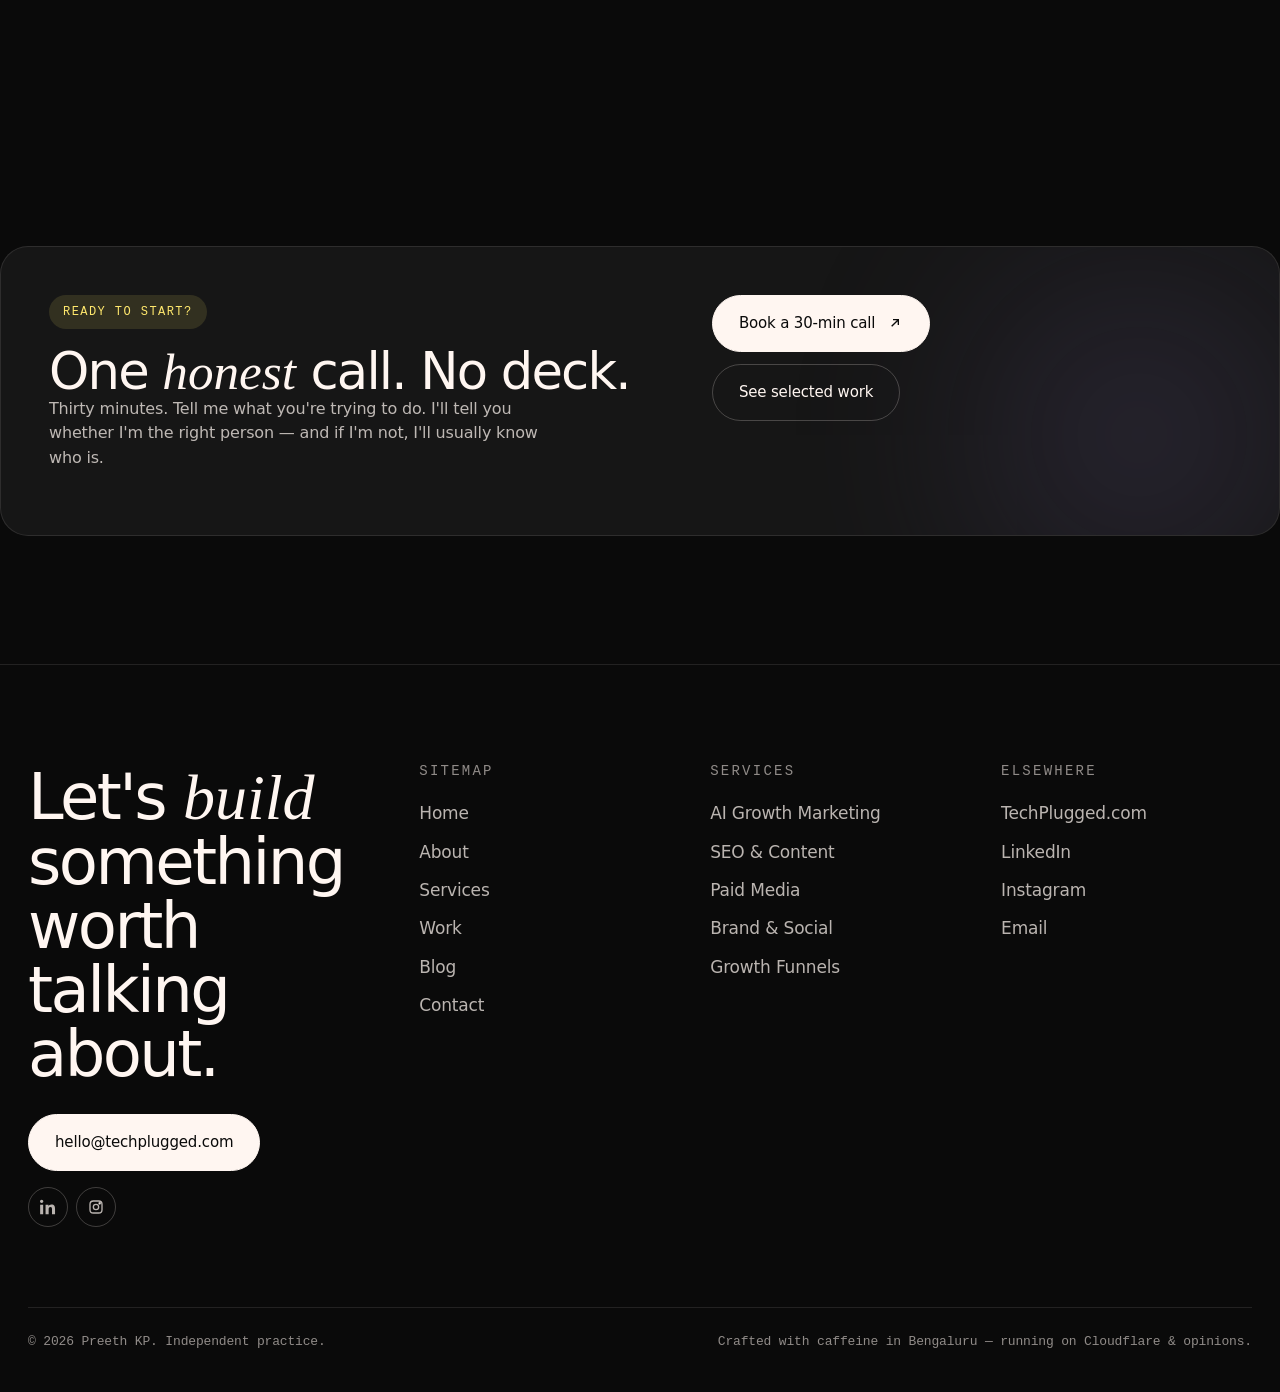
<file: services.html>
<!doctype html>
<html lang="en">
<head>
<meta charset="utf-8">
<meta name="viewport" content="width=device-width, initial-scale=1">
<meta name="description" content="Services — AI growth marketing, SEO, paid media, brand strategy and growth funnels. By Preeth KP, independent consultant and founder of TechPlugged.">
<title>Services — Preeth KP</title>
<link rel="preconnect" href="https://fonts.googleapis.com">
<link rel="preconnect" href="https://fonts.gstatic.com" crossorigin>
<link rel="stylesheet" href="assets/styles.css">
</head>
<body class="bg-grain">

<div class="cursor"></div>
<div class="cursor-dot"></div>

<header class="nav">
  <div class="nav-inner">
    <a href="index.html" class="nav-brand"><span class="dot"></span> Preeth&nbsp;KP</a>
    <nav class="nav-links">
      <a href="index.html">Home</a>
      <a href="about.html">About</a>
      <a href="services.html">Services</a>
      <a href="work.html">Work</a>
      <a href="blog.html">Blog</a>
    </nav>
    <a href="contact.html" class="nav-cta">Book a call →</a>
  </div>
</header>

<!-- BANNER -->
<section class="page-banner container">
  <div class="blob blob--cyan animated blob-1"></div>
  <div style="position: relative; z-index: 2;">
    <span class="eyebrow">Services</span>
    <h1 style="margin-top: 24px;" class="reveal">
      Five disciplines.<br>
      <span class="serif">One</span> revenue<br>
      <span class="gradient-text">system.</span>
    </h1>
    <p class="reveal" style="max-width: 620px; margin-top: 36px; font-size: 19px;">Every engagement starts with a discovery sprint, ends with a written playbook, and runs on a single weekly cadence. No retainers without scopes. No scopes without success criteria.</p>
  </div>
</section>

<!-- ENGAGEMENT MODELS -->
<section class="section container">
  <div class="reveal mb-md" style="max-width: 720px;">
    <span class="eyebrow">How we work together</span>
    <h2 style="margin-top: 24px;">Three engagement models.</h2>
  </div>

  <div class="grid-3 reveal-stagger">
    <div style="padding: 36px; border: 1px solid var(--line); border-radius: var(--radius-lg); background: var(--bg-card);">
      <div class="serif gradient-text" style="font-size: 56px; line-height: 1;">A</div>
      <h3 style="margin: 14px 0 10px;">Audit Sprint</h3>
      <p>2–3 weeks. Deep diagnostic across paid, organic, lifecycle and analytics. You leave with a 40-page report, a prioritised punch list, and a 90-day plan.</p>
      <div class="mono" style="margin-top: 20px; font-size: 12px; color: var(--cream-50); text-transform: uppercase; letter-spacing: 0.14em;">From $7,500</div>
    </div>
    <div style="padding: 36px; border: 1px solid var(--line); border-radius: var(--radius-lg); background: var(--bg-card); position: relative; overflow: hidden;">
      <div class="blob blob--coral" style="top: -120px; right: -80px; width: 280px; height: 280px; opacity: .35;"></div>
      <div class="serif gradient-text" style="font-size: 56px; line-height: 1; position: relative;">B</div>
      <h3 style="margin: 14px 0 10px; position: relative;">Build &amp; Embed</h3>
      <p style="position: relative;">8–12 weeks. We build the system together — programmatic SEO, AI editorial pipelines, paid media setups, lifecycle flows. I leave behind a team that can keep running it.</p>
      <div class="mono" style="margin-top: 20px; font-size: 12px; color: var(--c-yellow); text-transform: uppercase; letter-spacing: 0.14em; position: relative;">★ Most common</div>
    </div>
    <div style="padding: 36px; border: 1px solid var(--line); border-radius: var(--radius-lg); background: var(--bg-card);">
      <div class="serif gradient-text" style="font-size: 56px; line-height: 1;">C</div>
      <h3 style="margin: 14px 0 10px;">Fractional Growth Lead</h3>
      <p>Ongoing. I act as a part-time growth lead — weekly cadences, hiring help, vendor management, board updates. For founders who don't want to hire a full-time CMO yet.</p>
      <div class="mono" style="margin-top: 20px; font-size: 12px; color: var(--cream-50); text-transform: uppercase; letter-spacing: 0.14em;">Monthly retainer</div>
    </div>
  </div>
</section>

<!-- SERVICE 1: AI -->
<section id="ai" class="section container">
  <div class="grid-2">
    <div class="reveal" style="position: sticky; top: 120px; align-self: start;">
      <span class="eyebrow mono">/ 01 — AI</span>
      <h2 style="margin-top: 24px;">AI Growth<br><span class="serif">Marketing.</span></h2>
      <p style="margin-top: 24px; max-width: 460px;">Build a marketing org that ships ten times more — without ten times the headcount. I design the prompt libraries, agent workflows and review loops your team actually uses on a Monday.</p>
    </div>
    <div class="reveal-stagger" style="display: flex; flex-direction: column; gap: 20px;">
      <div style="padding: 28px; border: 1px solid var(--line); border-radius: var(--radius-md);">
        <h4 style="margin-bottom: 8px;">Workflow audit</h4>
        <p style="font-size: 15px;">A clear-eyed map of where your team is doing work that an LLM should be doing — and where it definitely shouldn't.</p>
      </div>
      <div style="padding: 28px; border: 1px solid var(--line); border-radius: var(--radius-md);">
        <h4 style="margin-bottom: 8px;">Prompt &amp; agent libraries</h4>
        <p style="font-size: 15px;">Reusable prompt templates and chained agents for content briefs, ad creative, audience research, internal linking and reporting.</p>
      </div>
      <div style="padding: 28px; border: 1px solid var(--line); border-radius: var(--radius-md);">
        <h4 style="margin-bottom: 8px;">Editorial AI pipelines</h4>
        <p style="font-size: 15px;">From keyword cluster to published article in a single workflow — with brand-voice QA and human review built in, not bolted on.</p>
      </div>
      <div style="padding: 28px; border: 1px solid var(--line); border-radius: var(--radius-md);">
        <h4 style="margin-bottom: 8px;">Brand guardrails &amp; QA</h4>
        <p style="font-size: 15px;">Lightweight evaluation harnesses so your team can spot drift, hallucination and tone breaks before they ship.</p>
      </div>
    </div>
  </div>
</section>

<div class="divider container"></div>

<!-- SERVICE 2: SEO -->
<section id="seo" class="section container">
  <div class="grid-2">
    <div class="reveal" style="position: sticky; top: 120px; align-self: start;">
      <span class="eyebrow mono">/ 02 — SEO &amp; Content</span>
      <h2 style="margin-top: 24px;">SEO &amp; Content<br><span class="serif">Strategy.</span></h2>
      <p style="margin-top: 24px; max-width: 460px;">The same playbook I run on TechPlugged: topical authority, programmatic content, and editorial systems that survive every Google update — and now LLM-powered search.</p>
    </div>
    <div class="reveal-stagger" style="display: flex; flex-direction: column; gap: 20px;">
      <div style="padding: 28px; border: 1px solid var(--line); border-radius: var(--radius-md);">
        <h4 style="margin-bottom: 8px;">Topical maps &amp; content briefs</h4>
        <p style="font-size: 15px;">Built around how your buyers actually research, not just what an SEO tool says is high volume.</p>
      </div>
      <div style="padding: 28px; border: 1px solid var(--line); border-radius: var(--radius-md);">
        <h4 style="margin-bottom: 8px;">Programmatic SEO</h4>
        <p style="font-size: 15px;">Templated pages at scale — for marketplaces, SaaS landing pages, comparison content. Done with taste, not spam.</p>
      </div>
      <div style="padding: 28px; border: 1px solid var(--line); border-radius: var(--radius-md);">
        <h4 style="margin-bottom: 8px;">Technical SEO &amp; site architecture</h4>
        <p style="font-size: 15px;">Render budgets, internal linking, schema, Core Web Vitals — the foundational stuff most teams skip until it hurts.</p>
      </div>
      <div style="padding: 28px; border: 1px solid var(--line); border-radius: var(--radius-md);">
        <h4 style="margin-bottom: 8px;">LLM &amp; AI search optimisation</h4>
        <p style="font-size: 15px;">Showing up in ChatGPT, Perplexity and Google's AI Overviews is its own discipline now. We build for it explicitly.</p>
      </div>
    </div>
  </div>
</section>

<div class="divider container"></div>

<!-- SERVICE 3: PAID -->
<section id="paid" class="section container">
  <div class="grid-2">
    <div class="reveal" style="position: sticky; top: 120px; align-self: start;">
      <span class="eyebrow mono">/ 03 — Paid Media</span>
      <h2 style="margin-top: 24px;">Paid Media &amp;<br><span class="serif">Performance.</span></h2>
      <p style="margin-top: 24px; max-width: 460px;">Meta, Google, LinkedIn, TikTok — built around a single CAC target, not vanity ROAS. Creative testing matrix, MMM-lite measurement, weekly cohort reads.</p>
    </div>
    <div class="reveal-stagger" style="display: flex; flex-direction: column; gap: 20px;">
      <div style="padding: 28px; border: 1px solid var(--line); border-radius: var(--radius-md);">
        <h4 style="margin-bottom: 8px;">Account &amp; creative audits</h4>
        <p style="font-size: 15px;">A complete teardown — bidding, structure, audiences, creative, landing pages — with a prioritised list of what to fix first.</p>
      </div>
      <div style="padding: 28px; border: 1px solid var(--line); border-radius: var(--radius-md);">
        <h4 style="margin-bottom: 8px;">Creative testing system</h4>
        <p style="font-size: 15px;">A repeatable cadence for shipping ten variants a week, scoring them against the same north star, and feeding winners into a creative library.</p>
      </div>
      <div style="padding: 28px; border: 1px solid var(--line); border-radius: var(--radius-md);">
        <h4 style="margin-bottom: 8px;">Attribution &amp; measurement</h4>
        <p style="font-size: 15px;">A practical stack — GA4, server-side events, geo holdouts, MMM-lite — that gives you a number you actually believe.</p>
      </div>
      <div style="padding: 28px; border: 1px solid var(--line); border-radius: var(--radius-md);">
        <h4 style="margin-bottom: 8px;">Spend forecasting</h4>
        <p style="font-size: 15px;">A 90-day rolling forecast tied to pipeline assumptions. So when finance asks, you have an answer that survives scrutiny.</p>
      </div>
    </div>
  </div>
</section>

<div class="divider container"></div>

<!-- SERVICE 4: BRAND -->
<section id="brand" class="section container">
  <div class="grid-2">
    <div class="reveal" style="position: sticky; top: 120px; align-self: start;">
      <span class="eyebrow mono">/ 04 — Brand &amp; Social</span>
      <h2 style="margin-top: 24px;">Brand &amp; Social<br><span class="serif">Strategy.</span></h2>
      <p style="margin-top: 24px; max-width: 460px;">Positioning that isn't a recycled deck. Voice, message hierarchy, social pillars, and a 90-day execution plan your team can actually run on Mondays.</p>
    </div>
    <div class="reveal-stagger" style="display: flex; flex-direction: column; gap: 20px;">
      <div style="padding: 28px; border: 1px solid var(--line); border-radius: var(--radius-md);">
        <h4 style="margin-bottom: 8px;">Positioning &amp; message hierarchy</h4>
        <p style="font-size: 15px;">A two-page positioning brief that the engineering team agrees with, the sales team can sell, and the design team can render.</p>
      </div>
      <div style="padding: 28px; border: 1px solid var(--line); border-radius: var(--radius-md);">
        <h4 style="margin-bottom: 8px;">Brand voice &amp; verbal identity</h4>
        <p style="font-size: 15px;">A voice that sounds like a person, not a committee. Documented at the level a freelancer can replicate.</p>
      </div>
      <div style="padding: 28px; border: 1px solid var(--line); border-radius: var(--radius-md);">
        <h4 style="margin-bottom: 8px;">Social systems</h4>
        <p style="font-size: 15px;">LinkedIn, Twitter/X, Instagram and TikTok — content pillars, posting cadence, repurposing flows. Built to compound over twelve months.</p>
      </div>
      <div style="padding: 28px; border: 1px solid var(--line); border-radius: var(--radius-md);">
        <h4 style="margin-bottom: 8px;">Community design</h4>
        <p style="font-size: 15px;">For brands ready to move beyond audiences. Slack, Discord, Circle, or just a private newsletter — designed for retention, not just attention.</p>
      </div>
    </div>
  </div>
</section>

<div class="divider container"></div>

<!-- SERVICE 5: FUNNELS -->
<section id="funnels" class="section container">
  <div class="grid-2">
    <div class="reveal" style="position: sticky; top: 120px; align-self: start;">
      <span class="eyebrow mono">/ 05 — Growth &amp; Funnels</span>
      <h2 style="margin-top: 24px;">Growth Marketing<br>&amp; <span class="serif">Funnels.</span></h2>
      <p style="margin-top: 24px; max-width: 460px;">Full-funnel diagnostics — top-of-funnel demand, mid-funnel nurture, conversion CRO, and lifecycle retention. We map where the leak is, then fix it in priority order.</p>
    </div>
    <div class="reveal-stagger" style="display: flex; flex-direction: column; gap: 20px;">
      <div style="padding: 28px; border: 1px solid var(--line); border-radius: var(--radius-md);">
        <h4 style="margin-bottom: 8px;">Funnel teardown</h4>
        <p style="font-size: 15px;">A one-page funnel diagram with conversion benchmarks at every step — so we can argue about the right thing.</p>
      </div>
      <div style="padding: 28px; border: 1px solid var(--line); border-radius: var(--radius-md);">
        <h4 style="margin-bottom: 8px;">CRO sprints</h4>
        <p style="font-size: 15px;">Three-week sprints on the highest-leverage page. Hypothesis, design, dev, ship, measure, repeat.</p>
      </div>
      <div style="padding: 28px; border: 1px solid var(--line); border-radius: var(--radius-md);">
        <h4 style="margin-bottom: 8px;">Email &amp; lifecycle</h4>
        <p style="font-size: 15px;">Klaviyo, Customer.io, HubSpot — built around behavioural segments, not blast lists. Retention is the new acquisition.</p>
      </div>
      <div style="padding: 28px; border: 1px solid var(--line); border-radius: var(--radius-md);">
        <h4 style="margin-bottom: 8px;">Cohort &amp; LTV modelling</h4>
        <p style="font-size: 15px;">Lightweight models that connect cohort behaviour to payback period. So you can spend in March without panicking in June.</p>
      </div>
    </div>
  </div>
</section>

<!-- PROCESS -->
<section class="section container">
  <div class="reveal mb-md" style="max-width: 720px;">
    <span class="eyebrow">Process</span>
    <h2 style="margin-top: 24px;">Every engagement, four phases.</h2>
  </div>

  <div class="steps reveal-stagger">
    <div class="step">
      <div class="num">01</div>
      <h4>Listen</h4>
      <p style="font-size: 14px;">Two long calls. Stakeholder interviews. Read everything you've shipped in the last two years.</p>
    </div>
    <div class="step">
      <div class="num">02</div>
      <h4>Diagnose</h4>
      <p style="font-size: 14px;">Audit the systems and the numbers. Write up what's working, what isn't, and what we're going to do about it.</p>
    </div>
    <div class="step">
      <div class="num">03</div>
      <h4>Build</h4>
      <p style="font-size: 14px;">Ship the new system in collaboration with your team. Weekly cadence, async-first, decisions in writing.</p>
    </div>
    <div class="step">
      <div class="num">04</div>
      <h4>Hand off</h4>
      <p style="font-size: 14px;">A documented playbook. A trained team. A 90-day forward roadmap. Optional fractional retainer after.</p>
    </div>
  </div>
</section>

<!-- FAQ -->
<section class="section container">
  <div class="reveal mb-md" style="max-width: 720px;">
    <span class="eyebrow">FAQ</span>
    <h2 style="margin-top: 24px;">Things people <span class="serif">always</span> ask.</h2>
  </div>
  <div class="faq reveal">
    <details class="faq-item">
      <summary>Do you work with agencies or only direct?<span class="plus">+</span></summary>
      <div class="a">Both — but no white-label. If I'm working with your agency, my name is in the room and on the deck. I think it's better for everyone.</div>
    </details>
    <details class="faq-item">
      <summary>What size of company do you typically work with?<span class="plus">+</span></summary>
      <div class="a">Most of my clients are between $1M and $50M ARR (or DTC equivalent). I've also worked with one or two larger enterprises through private engagements. Pre-revenue is rare — I'm rarely the right fit there.</div>
    </details>
    <details class="faq-item">
      <summary>How do you price?<span class="plus">+</span></summary>
      <div class="a">Audits are fixed-fee. Build engagements are project-based with a clear scope and a single success criterion. Fractional retainers are monthly. I don't do hourly — it's a bad incentive system for both of us.</div>
    </details>
    <details class="faq-item">
      <summary>Can you guarantee results?<span class="plus">+</span></summary>
      <div class="a">No, and you should run from anyone who does. I will guarantee the work, the cadence, the documentation, and the honesty. The numbers are a function of a hundred variables, only some of which are mine to control.</div>
    </details>
    <details class="faq-item">
      <summary>Do you sign NDAs?<span class="plus">+</span></summary>
      <div class="a">Yes. Mutual NDAs are standard before we get into anything substantive. Send yours or use mine.</div>
    </details>
    <details class="faq-item">
      <summary>Where are you based / what time zones do you work in?<span class="plus">+</span></summary>
      <div class="a">Bengaluru (IST). I've structured my week to overlap with US East Coast mornings and UK afternoons. Most clients find it works in their favour — the work compounds while they sleep.</div>
    </details>
  </div>
</section>

<!-- CTA -->
<section class="section container">
  <div class="lead reveal">
    <div class="blob blob--violet animated" style="bottom: -100px; right: -60px; width: 400px; height: 400px; opacity: .35;"></div>
    <div style="position: relative; z-index: 1;">
      <span class="badge">Ready to start?</span>
      <h2>One <span class="serif">honest</span> call. No deck.</h2>
      <p style="max-width: 520px;">Thirty minutes. Tell me what you're trying to do. I'll tell you whether I'm the right person — and if I'm not, I'll usually know who is.</p>
    </div>
    <div style="display: flex; flex-direction: column; gap: 12px; align-items: flex-start; position: relative; z-index: 1;">
      <a href="contact.html" class="btn btn--solid">Book a 30-min call
        <svg class="arrow" viewBox="0 0 24 24" fill="none" stroke="currentColor" stroke-width="2"><path d="M7 17L17 7M9 7h8v8"/></svg>
      </a>
      <a href="work.html" class="btn btn--ghost">See selected work</a>
    </div>
  </div>
</section>

<!-- FOOTER -->
<footer class="footer container">
  <div class="footer-grid">
    <div>
      <div style="font-size: clamp(40px, 5vw, 72px); letter-spacing: -0.04em; line-height: 1;">
        Let's <span class="serif">build</span> something<br>worth talking about.
      </div>
      <div style="margin-top: 28px;">
        <a href="mailto:hello@techplugged.com" class="btn btn--solid">hello@techplugged.com</a>
      </div>
      <div class="socials">
        <a class="social-pill" href="https://linkedin.com/in/preethkp" target="_blank" rel="noopener" aria-label="LinkedIn">
          <svg width="16" height="16" viewBox="0 0 24 24" fill="currentColor"><path d="M4.98 3.5C4.98 4.88 3.87 6 2.5 6S0 4.88 0 3.5 1.12 1 2.5 1s2.48 1.12 2.48 2.5zM.22 8.5h4.55V23H.22V8.5zM8.34 8.5h4.36v1.98h.06c.61-1.16 2.1-2.38 4.32-2.38 4.62 0 5.48 3.04 5.48 7v7.9h-4.55v-7c0-1.67-.03-3.82-2.33-3.82-2.33 0-2.69 1.82-2.69 3.7v7.12H8.34V8.5z"/></svg>
        </a>
        <a class="social-pill" href="https://instagram.com/preeth.insta" target="_blank" rel="noopener" aria-label="Instagram">
          <svg width="16" height="16" viewBox="0 0 24 24" fill="none" stroke="currentColor" stroke-width="2"><rect x="3" y="3" width="18" height="18" rx="5"/><circle cx="12" cy="12" r="4"/><circle cx="17.5" cy="6.5" r="1" fill="currentColor"/></svg>
        </a>
      </div>
    </div>
    <div>
      <h4>Sitemap</h4>
      <ul>
        <li><a href="index.html">Home</a></li>
        <li><a href="about.html">About</a></li>
        <li><a href="services.html">Services</a></li>
        <li><a href="work.html">Work</a></li>
        <li><a href="blog.html">Blog</a></li>
        <li><a href="contact.html">Contact</a></li>
      </ul>
    </div>
    <div>
      <h4>Services</h4>
      <ul>
        <li><a href="services.html#ai">AI Growth Marketing</a></li>
        <li><a href="services.html#seo">SEO &amp; Content</a></li>
        <li><a href="services.html#paid">Paid Media</a></li>
        <li><a href="services.html#brand">Brand &amp; Social</a></li>
        <li><a href="services.html#funnels">Growth Funnels</a></li>
      </ul>
    </div>
    <div>
      <h4>Elsewhere</h4>
      <ul>
        <li><a href="https://techplugged.com" target="_blank" rel="noopener">TechPlugged.com</a></li>
        <li><a href="https://linkedin.com/in/preethkp" target="_blank" rel="noopener">LinkedIn</a></li>
        <li><a href="https://instagram.com/preeth.insta" target="_blank" rel="noopener">Instagram</a></li>
        <li><a href="mailto:hello@techplugged.com">Email</a></li>
      </ul>
    </div>
  </div>

  <div class="footer-bottom">
    <span>© 2026 Preeth KP. Independent practice.</span>
    <span>Crafted with caffeine in Bengaluru — running on Cloudflare &amp; opinions.</span>
  </div>
</footer>

<script src="assets/main.js"></script>
</body>
</html>
</file>
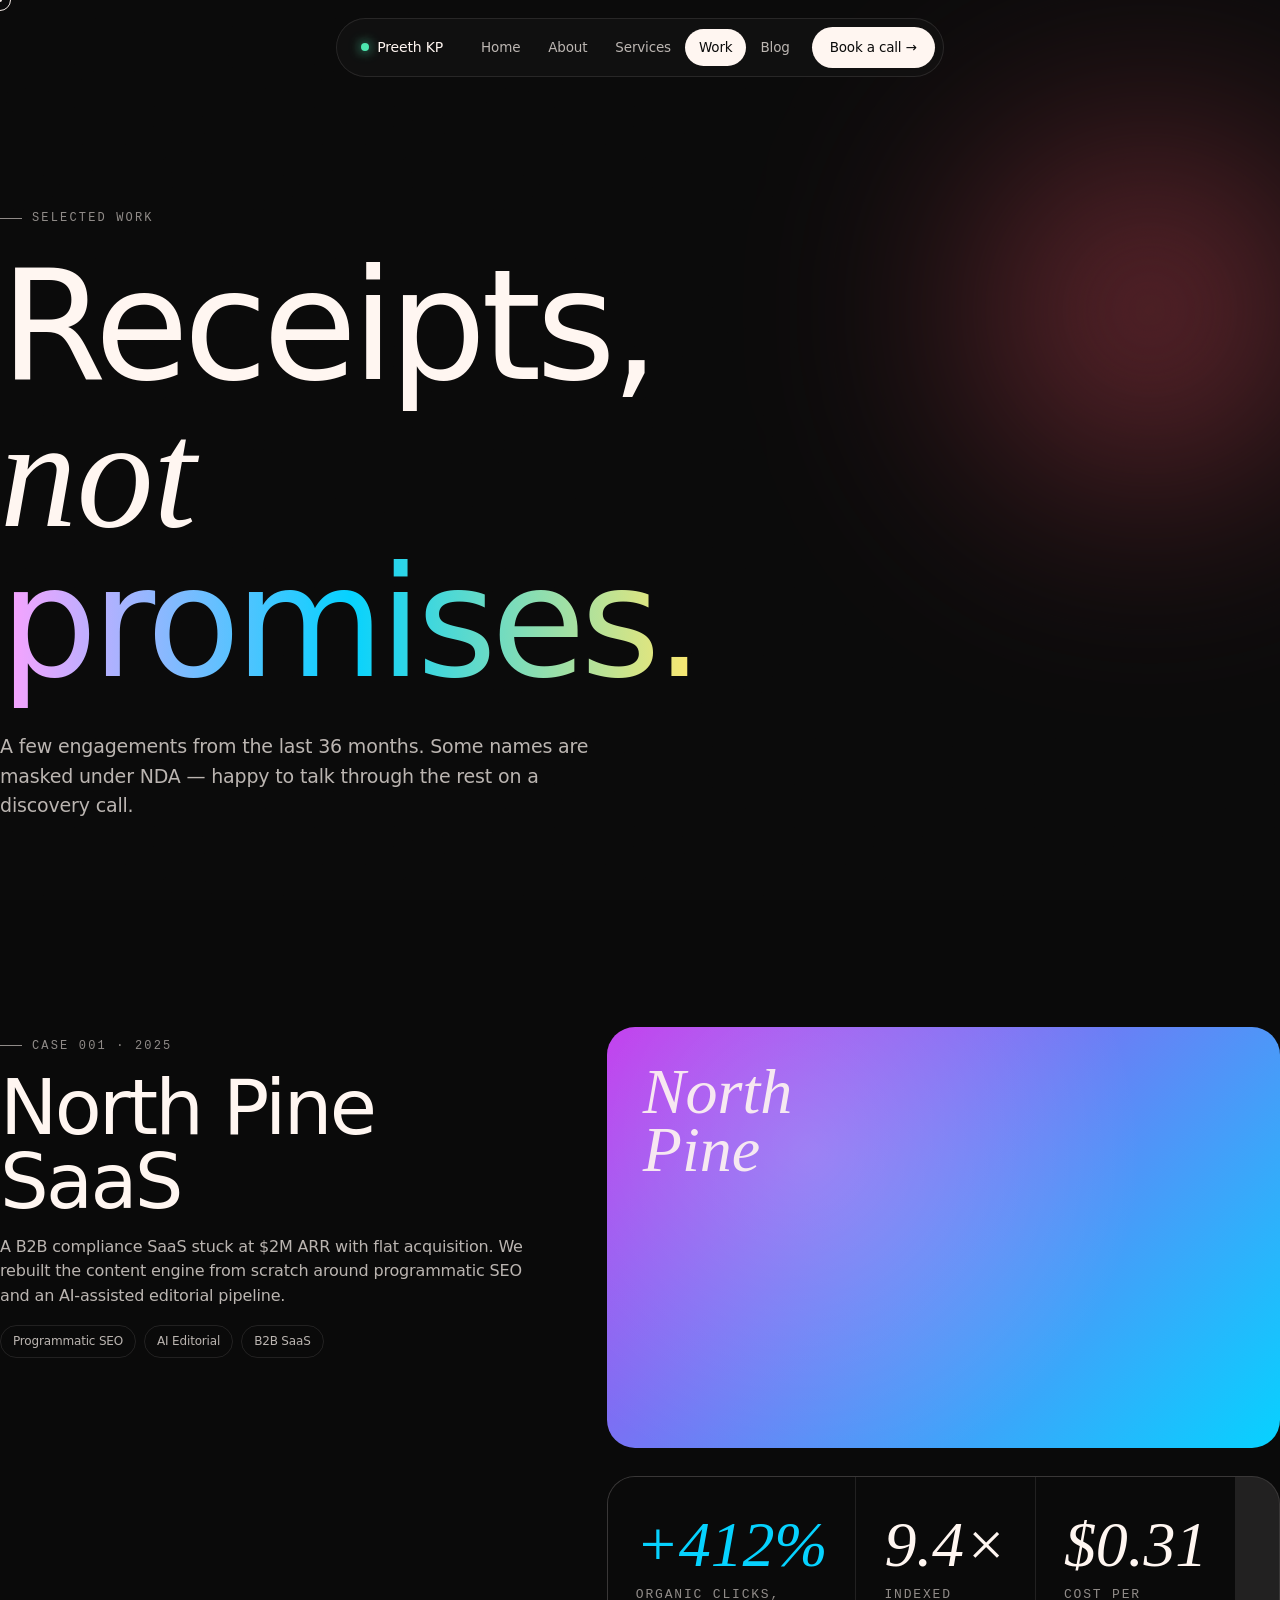
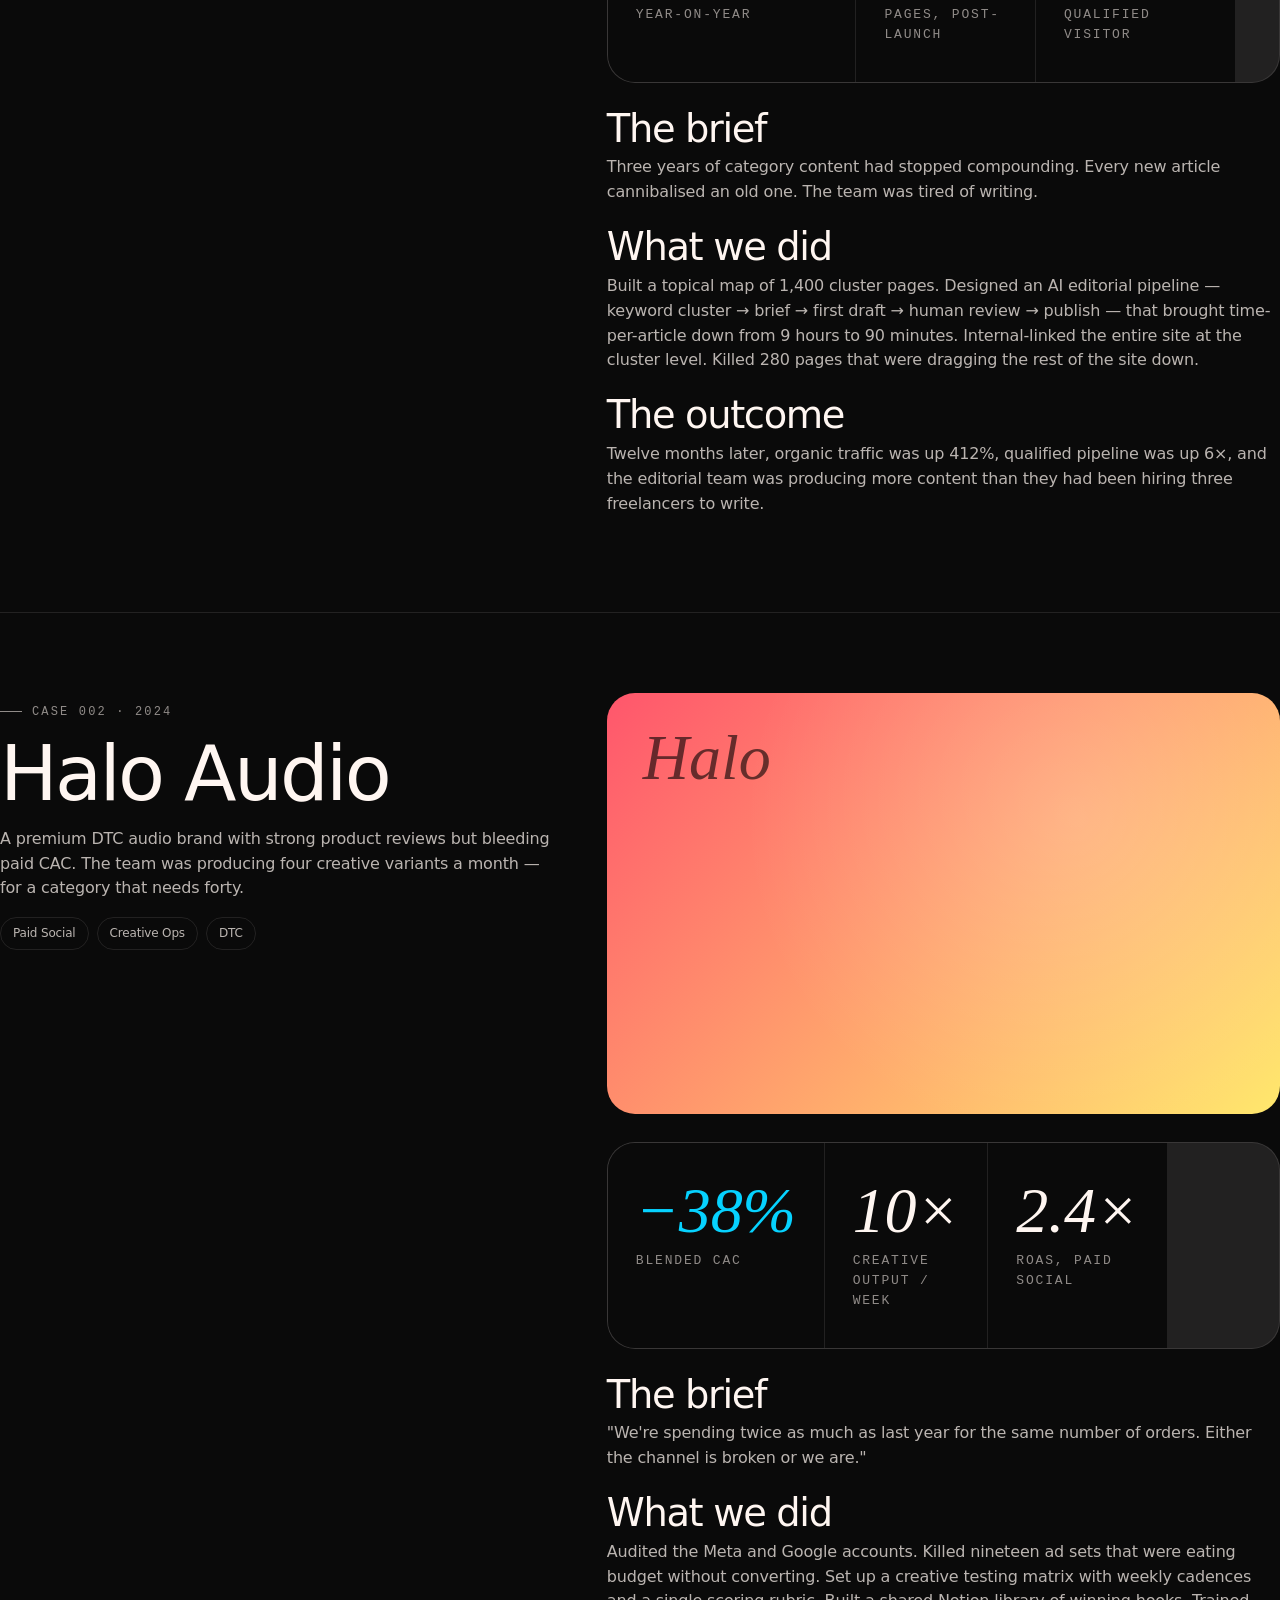
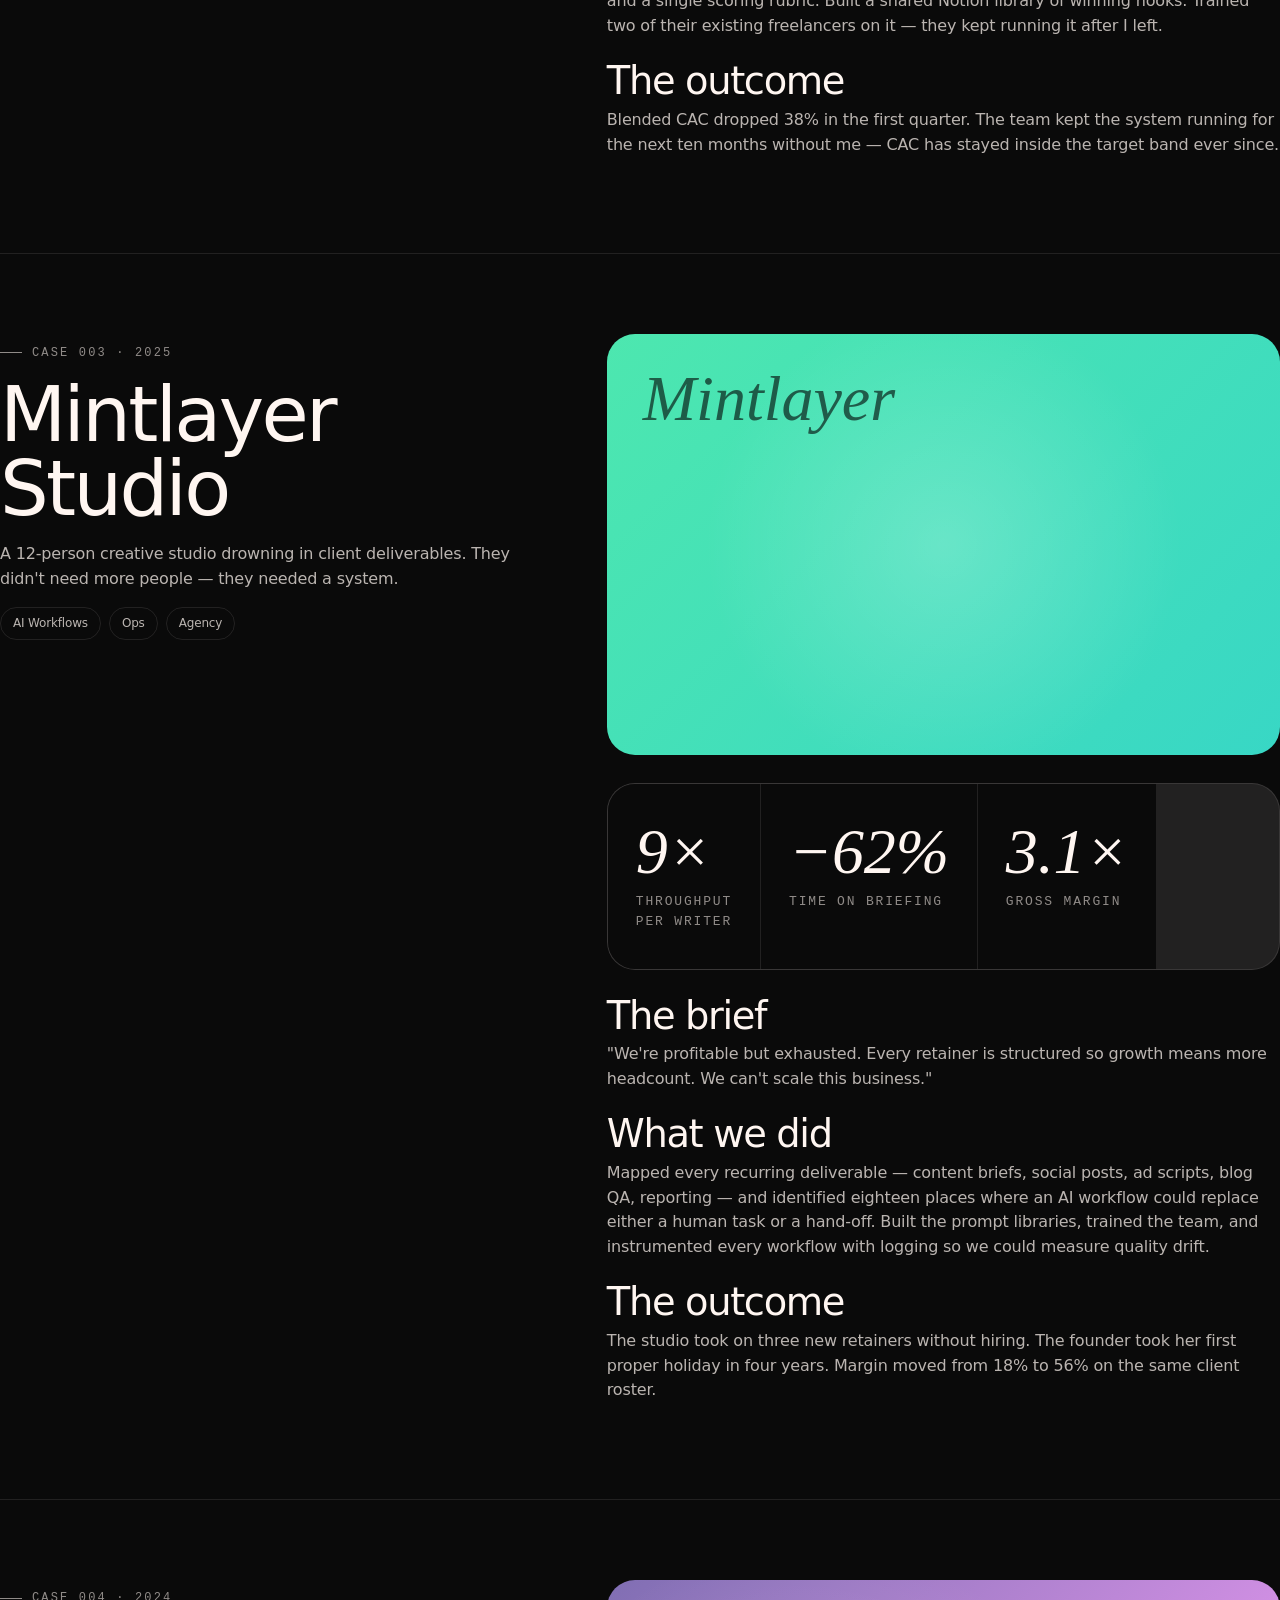
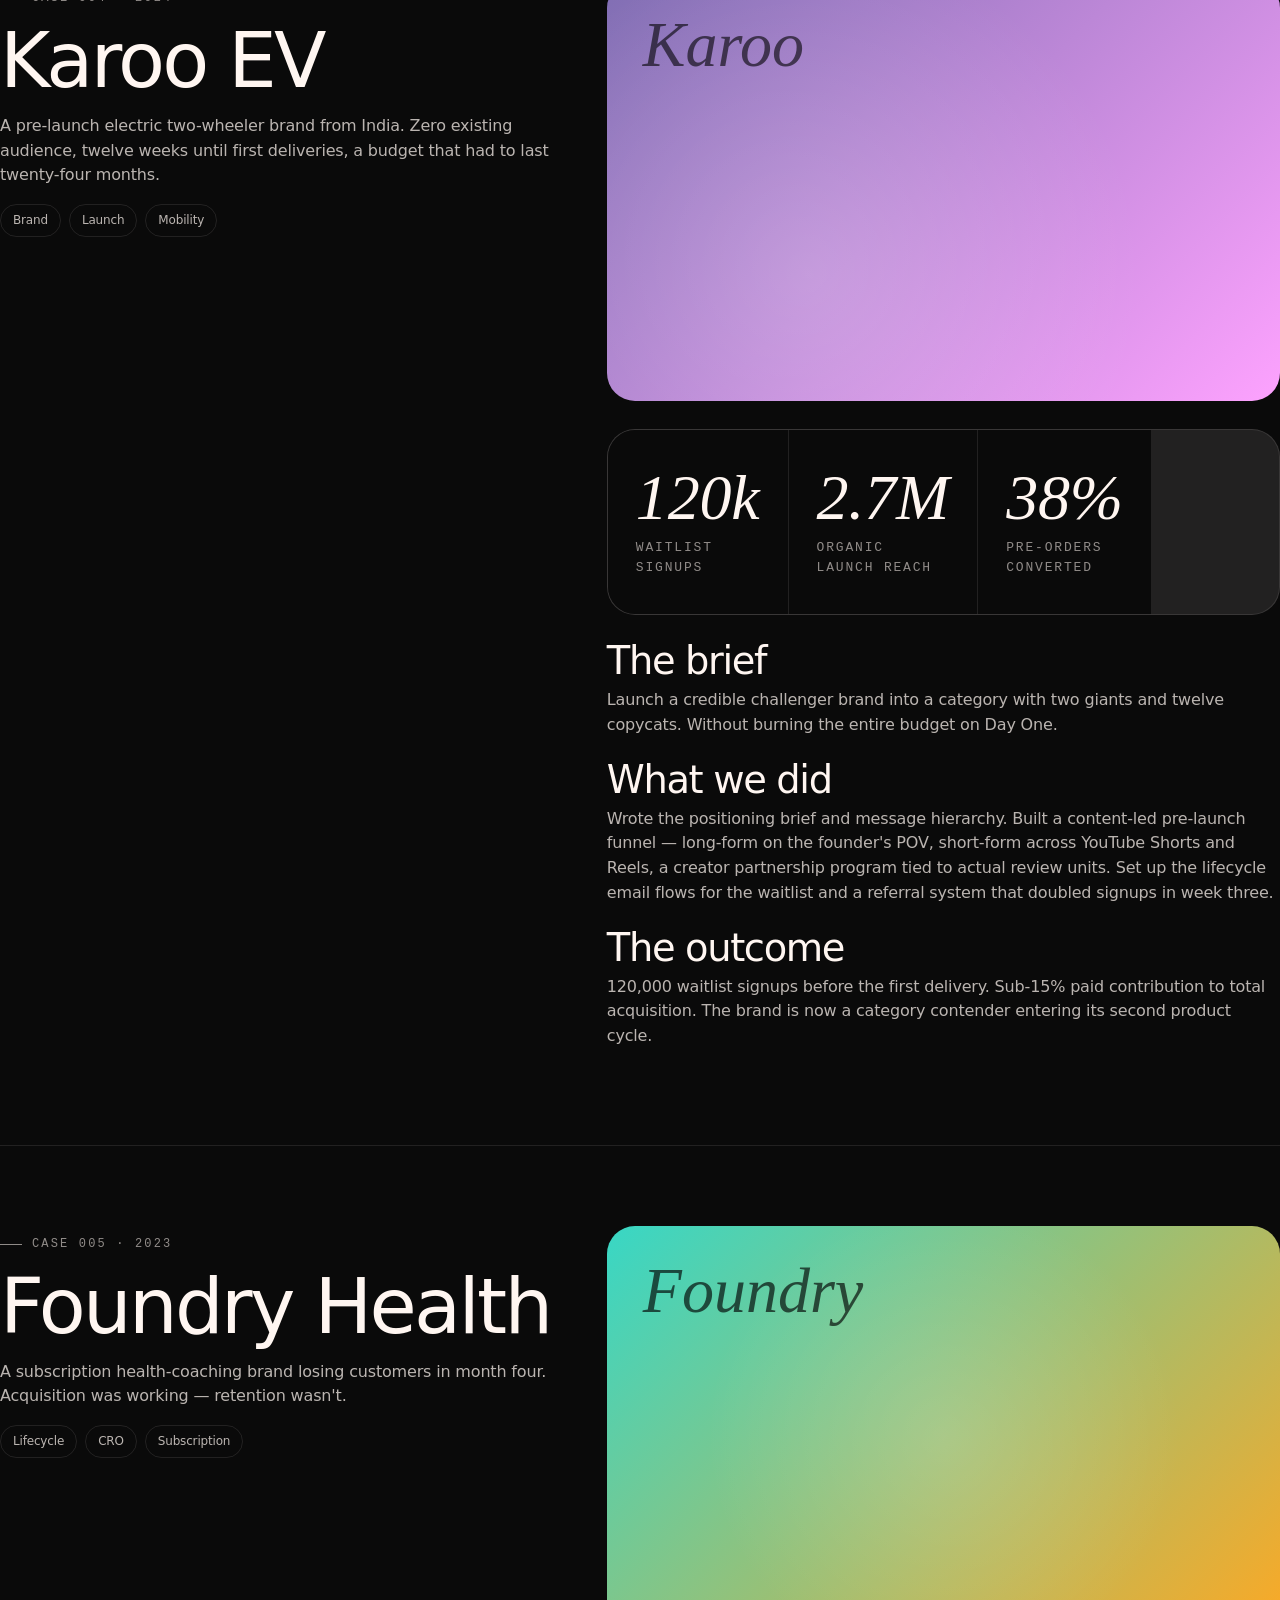
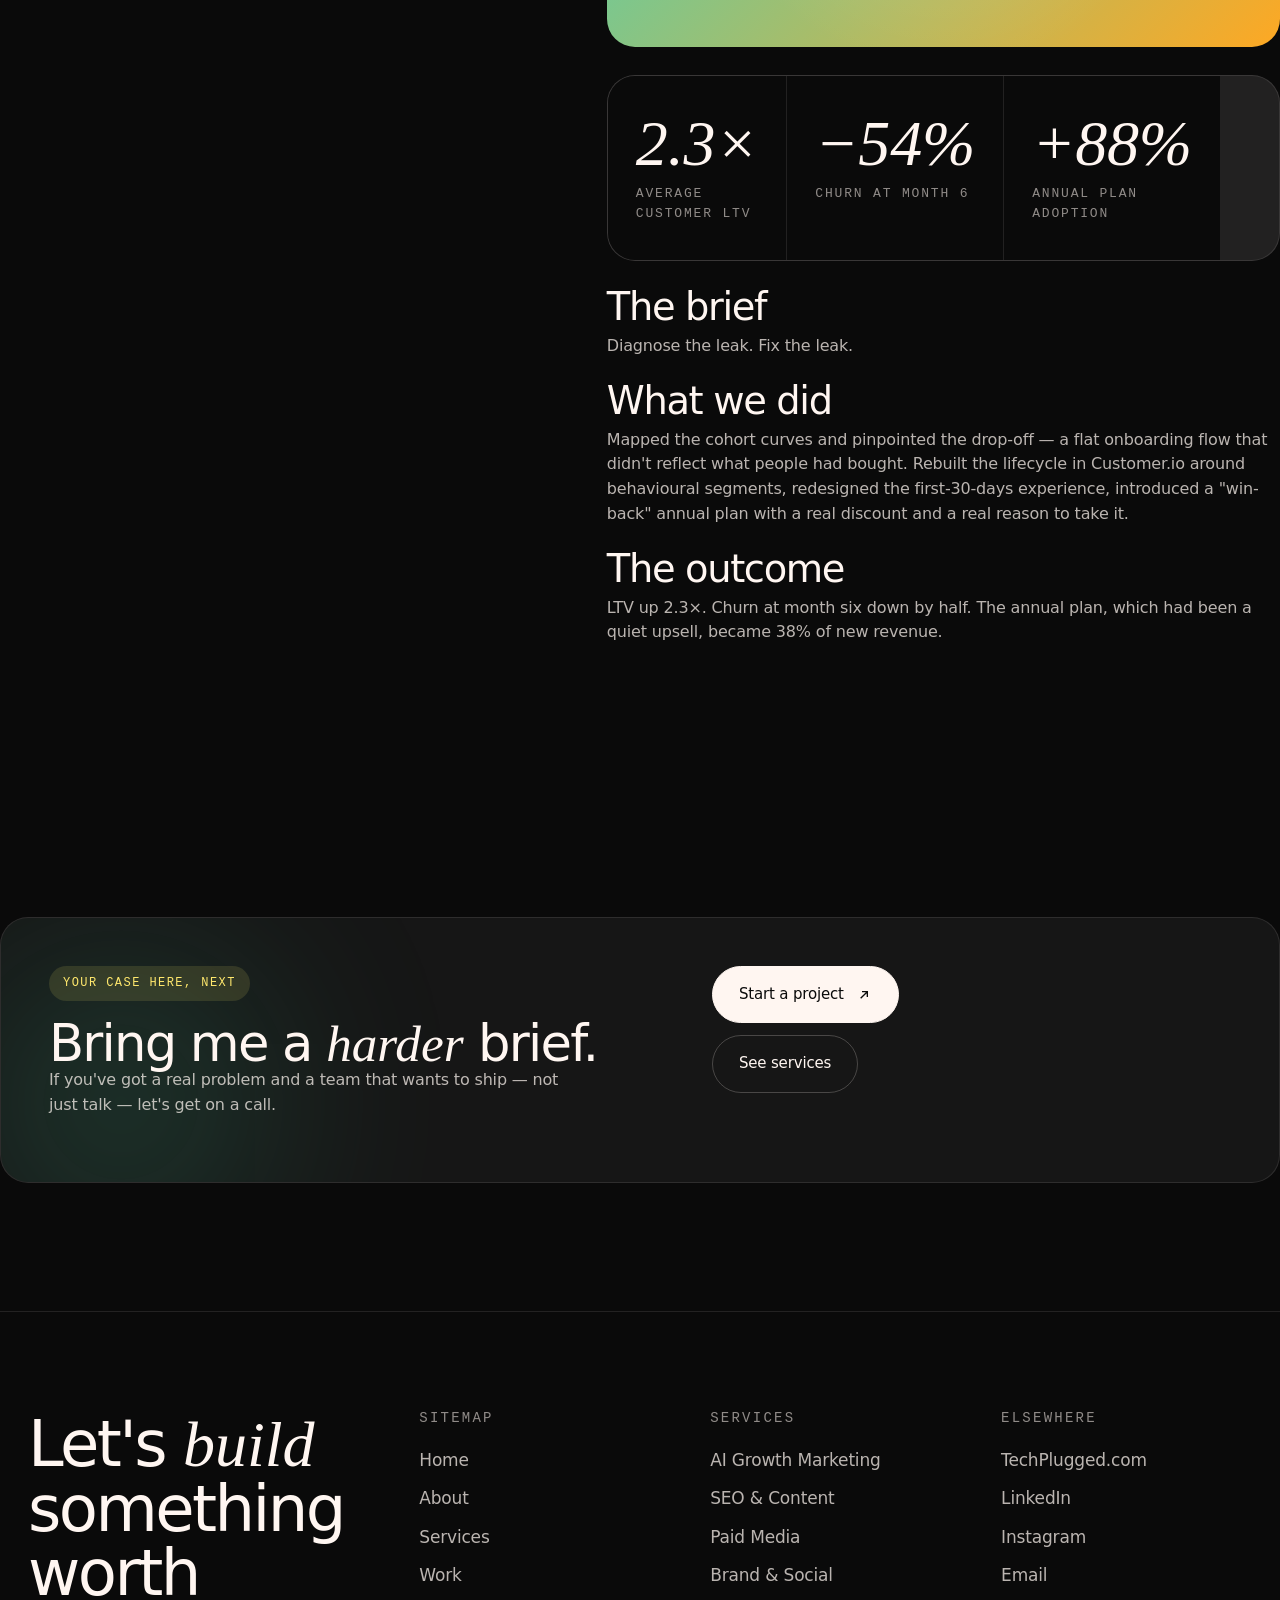
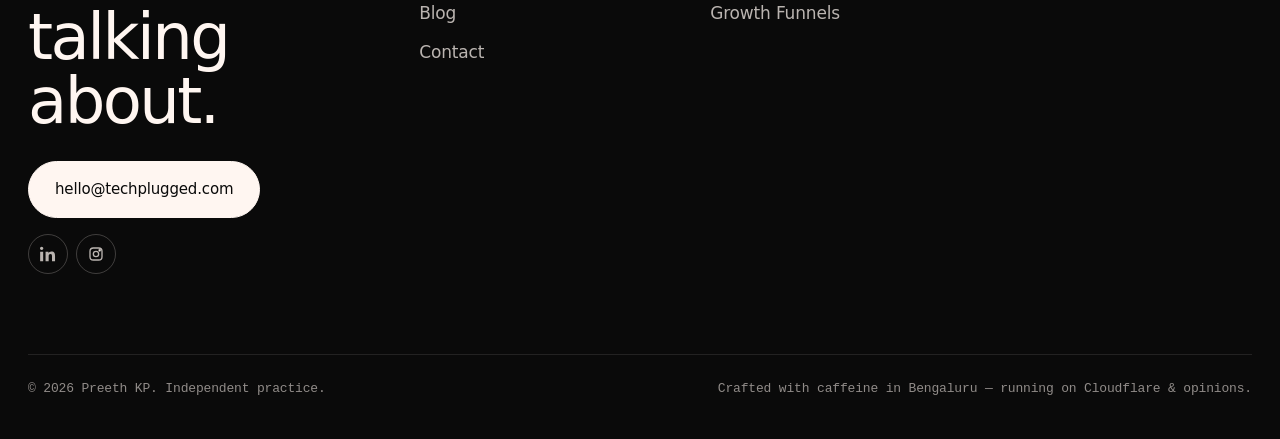
<file: work.html>
<!doctype html>
<html lang="en">
<head>
<meta charset="utf-8">
<meta name="viewport" content="width=device-width, initial-scale=1">
<meta name="description" content="Selected work — case studies from Preeth KP's consulting engagements across SaaS, DTC, EVs and publishing.">
<title>Work — Preeth KP</title>
<link rel="preconnect" href="https://fonts.googleapis.com">
<link rel="preconnect" href="https://fonts.gstatic.com" crossorigin>
<link rel="stylesheet" href="assets/styles.css">
</head>
<body class="bg-grain">

<div class="cursor"></div>
<div class="cursor-dot"></div>

<header class="nav">
  <div class="nav-inner">
    <a href="index.html" class="nav-brand"><span class="dot"></span> Preeth&nbsp;KP</a>
    <nav class="nav-links">
      <a href="index.html">Home</a>
      <a href="about.html">About</a>
      <a href="services.html">Services</a>
      <a href="work.html">Work</a>
      <a href="blog.html">Blog</a>
    </nav>
    <a href="contact.html" class="nav-cta">Book a call →</a>
  </div>
</header>

<!-- BANNER -->
<section class="page-banner container">
  <div class="blob blob--coral animated blob-1"></div>
  <div style="position: relative; z-index: 2;">
    <span class="eyebrow">Selected work</span>
    <h1 style="margin-top: 24px;" class="reveal">
      Receipts,<br>
      <span class="serif">not</span><br>
      <span class="gradient-text">promises.</span>
    </h1>
    <p class="reveal" style="max-width: 620px; margin-top: 36px; font-size: 19px;">A few engagements from the last 36 months. Some names are masked under NDA — happy to talk through the rest on a discovery call.</p>
  </div>
</section>

<!-- CASE STUDIES -->
<section class="section container">
  <!-- CASE 1 -->
  <article class="reveal" style="display: grid; grid-template-columns: 0.9fr 1.1fr; gap: 56px; padding-bottom: 80px; border-bottom: 1px solid var(--line); margin-bottom: 80px;">
    <div style="position: sticky; top: 120px; align-self: start;">
      <span class="eyebrow mono">Case 001 · 2025</span>
      <h2 style="margin-top: 16px;">North Pine SaaS</h2>
      <p style="margin-top: 16px;">A B2B compliance SaaS stuck at $2M ARR with flat acquisition. We rebuilt the content engine from scratch around programmatic SEO and an AI-assisted editorial pipeline.</p>
      <div style="display: flex; flex-wrap: wrap; gap: 8px; margin-top: 16px;">
        <span style="font-size: 12px; padding: 6px 12px; border: 1px solid var(--line); border-radius: var(--radius-pill); color: var(--cream-70);">Programmatic SEO</span>
        <span style="font-size: 12px; padding: 6px 12px; border: 1px solid var(--line); border-radius: var(--radius-pill); color: var(--cream-70);">AI Editorial</span>
        <span style="font-size: 12px; padding: 6px 12px; border: 1px solid var(--line); border-radius: var(--radius-pill); color: var(--cream-70);">B2B SaaS</span>
      </div>
    </div>
    <div>
      <div style="aspect-ratio: 16/10; background: var(--gx-1); border-radius: var(--radius-lg); margin-bottom: 28px; position: relative; overflow: hidden;">
        <div style="position: absolute; inset: 0; background: radial-gradient(circle at 30% 30%, rgba(255,255,255,0.18), transparent 60%);"></div>
        <span class="serif" style="position: absolute; left: 36px; top: 36px; font-size: clamp(40px, 5vw, 72px); color: rgba(255,246,241,0.9); font-style: italic; line-height: 0.9;">North<br>Pine</span>
      </div>

      <div class="stats" style="margin-bottom: 28px;">
        <div class="stat"><div class="num"><span class="pct">+412%</span></div><div class="lbl">Organic clicks, year-on-year</div></div>
        <div class="stat"><div class="num">9.4×</div><div class="lbl">Indexed pages, post-launch</div></div>
        <div class="stat"><div class="num">$0.31</div><div class="lbl">Cost per qualified visitor</div></div>
      </div>

      <h3 style="margin: 24px 0 8px;">The brief</h3>
      <p>Three years of category content had stopped compounding. Every new article cannibalised an old one. The team was tired of writing.</p>

      <h3 style="margin: 24px 0 8px;">What we did</h3>
      <p>Built a topical map of 1,400 cluster pages. Designed an AI editorial pipeline — keyword cluster → brief → first draft → human review → publish — that brought time-per-article down from 9 hours to 90 minutes. Internal-linked the entire site at the cluster level. Killed 280 pages that were dragging the rest of the site down.</p>

      <h3 style="margin: 24px 0 8px;">The outcome</h3>
      <p>Twelve months later, organic traffic was up 412%, qualified pipeline was up 6×, and the editorial team was producing more content than they had been hiring three freelancers to write.</p>
    </div>
  </article>

  <!-- CASE 2 -->
  <article class="reveal" style="display: grid; grid-template-columns: 0.9fr 1.1fr; gap: 56px; padding-bottom: 80px; border-bottom: 1px solid var(--line); margin-bottom: 80px;">
    <div style="position: sticky; top: 120px; align-self: start;">
      <span class="eyebrow mono">Case 002 · 2024</span>
      <h2 style="margin-top: 16px;">Halo Audio</h2>
      <p style="margin-top: 16px;">A premium DTC audio brand with strong product reviews but bleeding paid CAC. The team was producing four creative variants a month — for a category that needs forty.</p>
      <div style="display: flex; flex-wrap: wrap; gap: 8px; margin-top: 16px;">
        <span style="font-size: 12px; padding: 6px 12px; border: 1px solid var(--line); border-radius: var(--radius-pill); color: var(--cream-70);">Paid Social</span>
        <span style="font-size: 12px; padding: 6px 12px; border: 1px solid var(--line); border-radius: var(--radius-pill); color: var(--cream-70);">Creative Ops</span>
        <span style="font-size: 12px; padding: 6px 12px; border: 1px solid var(--line); border-radius: var(--radius-pill); color: var(--cream-70);">DTC</span>
      </div>
    </div>
    <div>
      <div style="aspect-ratio: 16/10; background: var(--gx-2); border-radius: var(--radius-lg); margin-bottom: 28px; position: relative; overflow: hidden;">
        <div style="position: absolute; inset: 0; background: radial-gradient(circle at 70% 30%, rgba(255,255,255,0.18), transparent 60%);"></div>
        <span class="serif" style="position: absolute; left: 36px; top: 36px; font-size: clamp(40px, 5vw, 72px); color: rgba(0,0,0,0.6); font-style: italic; line-height: 0.9;">Halo</span>
      </div>

      <div class="stats" style="margin-bottom: 28px;">
        <div class="stat"><div class="num"><span class="pct">−38%</span></div><div class="lbl">Blended CAC</div></div>
        <div class="stat"><div class="num">10×</div><div class="lbl">Creative output / week</div></div>
        <div class="stat"><div class="num">2.4×</div><div class="lbl">ROAS, paid social</div></div>
      </div>

      <h3 style="margin: 24px 0 8px;">The brief</h3>
      <p>"We're spending twice as much as last year for the same number of orders. Either the channel is broken or we are."</p>

      <h3 style="margin: 24px 0 8px;">What we did</h3>
      <p>Audited the Meta and Google accounts. Killed nineteen ad sets that were eating budget without converting. Set up a creative testing matrix with weekly cadences and a single scoring rubric. Built a shared Notion library of winning hooks. Trained two of their existing freelancers on it — they kept running it after I left.</p>

      <h3 style="margin: 24px 0 8px;">The outcome</h3>
      <p>Blended CAC dropped 38% in the first quarter. The team kept the system running for the next ten months without me — CAC has stayed inside the target band ever since.</p>
    </div>
  </article>

  <!-- CASE 3 -->
  <article class="reveal" style="display: grid; grid-template-columns: 0.9fr 1.1fr; gap: 56px; padding-bottom: 80px; border-bottom: 1px solid var(--line); margin-bottom: 80px;">
    <div style="position: sticky; top: 120px; align-self: start;">
      <span class="eyebrow mono">Case 003 · 2025</span>
      <h2 style="margin-top: 16px;">Mintlayer Studio</h2>
      <p style="margin-top: 16px;">A 12-person creative studio drowning in client deliverables. They didn't need more people — they needed a system.</p>
      <div style="display: flex; flex-wrap: wrap; gap: 8px; margin-top: 16px;">
        <span style="font-size: 12px; padding: 6px 12px; border: 1px solid var(--line); border-radius: var(--radius-pill); color: var(--cream-70);">AI Workflows</span>
        <span style="font-size: 12px; padding: 6px 12px; border: 1px solid var(--line); border-radius: var(--radius-pill); color: var(--cream-70);">Ops</span>
        <span style="font-size: 12px; padding: 6px 12px; border: 1px solid var(--line); border-radius: var(--radius-pill); color: var(--cream-70);">Agency</span>
      </div>
    </div>
    <div>
      <div style="aspect-ratio: 16/10; background: var(--gx-3); border-radius: var(--radius-lg); margin-bottom: 28px; position: relative; overflow: hidden;">
        <div style="position: absolute; inset: 0; background: radial-gradient(circle at 50% 50%, rgba(255,255,255,0.2), transparent 60%);"></div>
        <span class="serif" style="position: absolute; left: 36px; top: 36px; font-size: clamp(40px, 5vw, 72px); color: rgba(0,0,0,0.6); font-style: italic; line-height: 0.9;">Mintlayer</span>
      </div>

      <div class="stats" style="margin-bottom: 28px;">
        <div class="stat"><div class="num">9×</div><div class="lbl">Throughput per writer</div></div>
        <div class="stat"><div class="num">−62%</div><div class="lbl">Time on briefing</div></div>
        <div class="stat"><div class="num">3.1×</div><div class="lbl">Gross margin</div></div>
      </div>

      <h3 style="margin: 24px 0 8px;">The brief</h3>
      <p>"We're profitable but exhausted. Every retainer is structured so growth means more headcount. We can't scale this business."</p>

      <h3 style="margin: 24px 0 8px;">What we did</h3>
      <p>Mapped every recurring deliverable — content briefs, social posts, ad scripts, blog QA, reporting — and identified eighteen places where an AI workflow could replace either a human task or a hand-off. Built the prompt libraries, trained the team, and instrumented every workflow with logging so we could measure quality drift.</p>

      <h3 style="margin: 24px 0 8px;">The outcome</h3>
      <p>The studio took on three new retainers without hiring. The founder took her first proper holiday in four years. Margin moved from 18% to 56% on the same client roster.</p>
    </div>
  </article>

  <!-- CASE 4 -->
  <article class="reveal" style="display: grid; grid-template-columns: 0.9fr 1.1fr; gap: 56px; padding-bottom: 80px; border-bottom: 1px solid var(--line); margin-bottom: 80px;">
    <div style="position: sticky; top: 120px; align-self: start;">
      <span class="eyebrow mono">Case 004 · 2024</span>
      <h2 style="margin-top: 16px;">Karoo EV</h2>
      <p style="margin-top: 16px;">A pre-launch electric two-wheeler brand from India. Zero existing audience, twelve weeks until first deliveries, a budget that had to last twenty-four months.</p>
      <div style="display: flex; flex-wrap: wrap; gap: 8px; margin-top: 16px;">
        <span style="font-size: 12px; padding: 6px 12px; border: 1px solid var(--line); border-radius: var(--radius-pill); color: var(--cream-70);">Brand</span>
        <span style="font-size: 12px; padding: 6px 12px; border: 1px solid var(--line); border-radius: var(--radius-pill); color: var(--cream-70);">Launch</span>
        <span style="font-size: 12px; padding: 6px 12px; border: 1px solid var(--line); border-radius: var(--radius-pill); color: var(--cream-70);">Mobility</span>
      </div>
    </div>
    <div>
      <div style="aspect-ratio: 16/10; background: var(--gx-4); border-radius: var(--radius-lg); margin-bottom: 28px; position: relative; overflow: hidden;">
        <div style="position: absolute; inset: 0; background: radial-gradient(circle at 30% 70%, rgba(255,255,255,0.18), transparent 60%);"></div>
        <span class="serif" style="position: absolute; left: 36px; top: 36px; font-size: clamp(40px, 5vw, 72px); color: rgba(0,0,0,0.6); font-style: italic; line-height: 0.9;">Karoo</span>
      </div>

      <div class="stats" style="margin-bottom: 28px;">
        <div class="stat"><div class="num">120k</div><div class="lbl">Waitlist signups</div></div>
        <div class="stat"><div class="num">2.7M</div><div class="lbl">Organic launch reach</div></div>
        <div class="stat"><div class="num">38%</div><div class="lbl">Pre-orders converted</div></div>
      </div>

      <h3 style="margin: 24px 0 8px;">The brief</h3>
      <p>Launch a credible challenger brand into a category with two giants and twelve copycats. Without burning the entire budget on Day One.</p>

      <h3 style="margin: 24px 0 8px;">What we did</h3>
      <p>Wrote the positioning brief and message hierarchy. Built a content-led pre-launch funnel — long-form on the founder's POV, short-form across YouTube Shorts and Reels, a creator partnership program tied to actual review units. Set up the lifecycle email flows for the waitlist and a referral system that doubled signups in week three.</p>

      <h3 style="margin: 24px 0 8px;">The outcome</h3>
      <p>120,000 waitlist signups before the first delivery. Sub-15% paid contribution to total acquisition. The brand is now a category contender entering its second product cycle.</p>
    </div>
  </article>

  <!-- CASE 5 -->
  <article class="reveal" style="display: grid; grid-template-columns: 0.9fr 1.1fr; gap: 56px;">
    <div style="position: sticky; top: 120px; align-self: start;">
      <span class="eyebrow mono">Case 005 · 2023</span>
      <h2 style="margin-top: 16px;">Foundry Health</h2>
      <p style="margin-top: 16px;">A subscription health-coaching brand losing customers in month four. Acquisition was working — retention wasn't.</p>
      <div style="display: flex; flex-wrap: wrap; gap: 8px; margin-top: 16px;">
        <span style="font-size: 12px; padding: 6px 12px; border: 1px solid var(--line); border-radius: var(--radius-pill); color: var(--cream-70);">Lifecycle</span>
        <span style="font-size: 12px; padding: 6px 12px; border: 1px solid var(--line); border-radius: var(--radius-pill); color: var(--cream-70);">CRO</span>
        <span style="font-size: 12px; padding: 6px 12px; border: 1px solid var(--line); border-radius: var(--radius-pill); color: var(--cream-70);">Subscription</span>
      </div>
    </div>
    <div>
      <div style="aspect-ratio: 16/10; background: linear-gradient(135deg, #38D7C5 0%, #FEA823 100%); border-radius: var(--radius-lg); margin-bottom: 28px; position: relative; overflow: hidden;">
        <div style="position: absolute; inset: 0; background: radial-gradient(circle at 50% 50%, rgba(255,255,255,0.15), transparent 60%);"></div>
        <span class="serif" style="position: absolute; left: 36px; top: 36px; font-size: clamp(40px, 5vw, 72px); color: rgba(0,0,0,0.65); font-style: italic; line-height: 0.9;">Foundry</span>
      </div>

      <div class="stats" style="margin-bottom: 28px;">
        <div class="stat"><div class="num">2.3×</div><div class="lbl">Average customer LTV</div></div>
        <div class="stat"><div class="num">−54%</div><div class="lbl">Churn at month 6</div></div>
        <div class="stat"><div class="num">+88%</div><div class="lbl">Annual plan adoption</div></div>
      </div>

      <h3 style="margin: 24px 0 8px;">The brief</h3>
      <p>Diagnose the leak. Fix the leak.</p>

      <h3 style="margin: 24px 0 8px;">What we did</h3>
      <p>Mapped the cohort curves and pinpointed the drop-off — a flat onboarding flow that didn't reflect what people had bought. Rebuilt the lifecycle in Customer.io around behavioural segments, redesigned the first-30-days experience, introduced a "win-back" annual plan with a real discount and a real reason to take it.</p>

      <h3 style="margin: 24px 0 8px;">The outcome</h3>
      <p>LTV up 2.3×. Churn at month six down by half. The annual plan, which had been a quiet upsell, became 38% of new revenue.</p>
    </div>
  </article>
</section>

<!-- CTA -->
<section class="section container">
  <div class="lead reveal">
    <div class="blob blob--mint animated" style="bottom: -100px; left: -60px; width: 360px; height: 360px; opacity: .35;"></div>
    <div style="position: relative; z-index: 1;">
      <span class="badge">Your case here, next</span>
      <h2>Bring me a <span class="serif">harder</span> brief.</h2>
      <p style="max-width: 520px;">If you've got a real problem and a team that wants to ship — not just talk — let's get on a call.</p>
    </div>
    <div style="display: flex; flex-direction: column; gap: 12px; align-items: flex-start; position: relative; z-index: 1;">
      <a href="contact.html" class="btn btn--solid">Start a project
        <svg class="arrow" viewBox="0 0 24 24" fill="none" stroke="currentColor" stroke-width="2"><path d="M7 17L17 7M9 7h8v8"/></svg>
      </a>
      <a href="services.html" class="btn btn--ghost">See services</a>
    </div>
  </div>
</section>

<!-- FOOTER -->
<footer class="footer container">
  <div class="footer-grid">
    <div>
      <div style="font-size: clamp(40px, 5vw, 72px); letter-spacing: -0.04em; line-height: 1;">
        Let's <span class="serif">build</span> something<br>worth talking about.
      </div>
      <div style="margin-top: 28px;">
        <a href="mailto:hello@techplugged.com" class="btn btn--solid">hello@techplugged.com</a>
      </div>
      <div class="socials">
        <a class="social-pill" href="https://linkedin.com/in/preethkp" target="_blank" rel="noopener" aria-label="LinkedIn">
          <svg width="16" height="16" viewBox="0 0 24 24" fill="currentColor"><path d="M4.98 3.5C4.98 4.88 3.87 6 2.5 6S0 4.88 0 3.5 1.12 1 2.5 1s2.48 1.12 2.48 2.5zM.22 8.5h4.55V23H.22V8.5zM8.34 8.5h4.36v1.98h.06c.61-1.16 2.1-2.38 4.32-2.38 4.62 0 5.48 3.04 5.48 7v7.9h-4.55v-7c0-1.67-.03-3.82-2.33-3.82-2.33 0-2.69 1.82-2.69 3.7v7.12H8.34V8.5z"/></svg>
        </a>
        <a class="social-pill" href="https://instagram.com/preeth.insta" target="_blank" rel="noopener" aria-label="Instagram">
          <svg width="16" height="16" viewBox="0 0 24 24" fill="none" stroke="currentColor" stroke-width="2"><rect x="3" y="3" width="18" height="18" rx="5"/><circle cx="12" cy="12" r="4"/><circle cx="17.5" cy="6.5" r="1" fill="currentColor"/></svg>
        </a>
      </div>
    </div>
    <div>
      <h4>Sitemap</h4>
      <ul>
        <li><a href="index.html">Home</a></li>
        <li><a href="about.html">About</a></li>
        <li><a href="services.html">Services</a></li>
        <li><a href="work.html">Work</a></li>
        <li><a href="blog.html">Blog</a></li>
        <li><a href="contact.html">Contact</a></li>
      </ul>
    </div>
    <div>
      <h4>Services</h4>
      <ul>
        <li><a href="services.html#ai">AI Growth Marketing</a></li>
        <li><a href="services.html#seo">SEO &amp; Content</a></li>
        <li><a href="services.html#paid">Paid Media</a></li>
        <li><a href="services.html#brand">Brand &amp; Social</a></li>
        <li><a href="services.html#funnels">Growth Funnels</a></li>
      </ul>
    </div>
    <div>
      <h4>Elsewhere</h4>
      <ul>
        <li><a href="https://techplugged.com" target="_blank" rel="noopener">TechPlugged.com</a></li>
        <li><a href="https://linkedin.com/in/preethkp" target="_blank" rel="noopener">LinkedIn</a></li>
        <li><a href="https://instagram.com/preeth.insta" target="_blank" rel="noopener">Instagram</a></li>
        <li><a href="mailto:hello@techplugged.com">Email</a></li>
      </ul>
    </div>
  </div>

  <div class="footer-bottom">
    <span>© 2026 Preeth KP. Independent practice.</span>
    <span>Crafted with caffeine in Bengaluru — running on Cloudflare &amp; opinions.</span>
  </div>
</footer>

<script src="assets/main.js"></script>
</body>
</html>
</file>
<file: assets/styles.css>
/* =============================================================
   PREETH KP — DIGITAL GROWTH & AI MARKETING CONSULTANT
   Dark cream-on-black theme with vivid gradient accents.
   ============================================================= */

/* ---------- TOKENS ---------- */
:root {
  --bg: #0A0A0A;
  --bg-soft: #111111;
  --bg-card: #161616;
  --line: rgba(255, 246, 241, 0.10);
  --line-strong: rgba(255, 246, 241, 0.22);
  --cream: #FFF6F1;
  --cream-70: rgba(255, 246, 241, 0.72);
  --cream-50: rgba(255, 246, 241, 0.55);
  --cream-30: rgba(255, 246, 241, 0.30);

  /* Gradient accent palette */
  --c-magenta: #C037ED;
  --c-pink:    #FDA2FE;
  --c-cyan:    #06D2FF;
  --c-coral:   #FF566C;
  --c-amber:   #FEA823;
  --c-yellow:  #FFE86D;
  --c-mint:    #4DE7AF;
  --c-teal:    #38D7C5;
  --c-violet:  #806EB3;
  --c-lime:    #CFE47F;

  --gx-1: linear-gradient(135deg, #C037ED 0%, #06D2FF 100%);
  --gx-2: linear-gradient(135deg, #FF566C 0%, #FFE86D 100%);
  --gx-3: linear-gradient(135deg, #4DE7AF 0%, #38D7C5 100%);
  --gx-4: linear-gradient(135deg, #806EB3 0%, #FDA2FE 100%);
  --gx-text: linear-gradient(90deg, #FDA2FE 0%, #06D2FF 50%, #FFE86D 100%);

  --radius-sm: 10px;
  --radius-md: 18px;
  --radius-lg: 28px;
  --radius-pill: 999px;

  --ease: cubic-bezier(.22, 1, .36, 1);

  --container: 1320px;
}

/* ---------- RESET ---------- */
*, *::before, *::after { box-sizing: border-box; }
html, body { margin: 0; padding: 0; }
html { scroll-behavior: smooth; }
img, svg, video { display: block; max-width: 100%; }
button { font: inherit; border: 0; background: none; color: inherit; cursor: pointer; }
a { color: inherit; text-decoration: none; }
ul, ol { margin: 0; padding: 0; list-style: none; }

/* ---------- TYPOGRAPHY ---------- */
@import url('https://fonts.googleapis.com/css2?family=Space+Grotesk:wght@300;400;500;600;700&family=Instrument+Serif:ital@0;1&family=JetBrains+Mono:wght@300;400;500&display=swap');

body {
  font-family: 'Space Grotesk', system-ui, -apple-system, "Segoe UI", Helvetica, Arial, sans-serif;
  font-size: 17px;
  line-height: 1.55;
  color: var(--cream);
  background: var(--bg);
  -webkit-font-smoothing: antialiased;
  -moz-osx-font-smoothing: grayscale;
  overflow-x: hidden;
  letter-spacing: -0.01em;
}

.serif { font-family: 'Instrument Serif', 'Times New Roman', serif; font-style: italic; letter-spacing: 0; }
.mono  { font-family: 'JetBrains Mono', ui-monospace, Menlo, monospace; letter-spacing: 0; }

h1, h2, h3, h4 { margin: 0; font-weight: 500; letter-spacing: -0.035em; line-height: 0.96; }
h1 { font-size: clamp(56px, 9vw, 168px); }
h2 { font-size: clamp(40px, 6vw, 96px); }
h3 { font-size: clamp(28px, 3vw, 44px); }
h4 { font-size: clamp(20px, 2vw, 26px); }

p  { margin: 0 0 1em; color: var(--cream-70); font-size: clamp(16px, 1.1vw, 19px); }
.eyebrow {
  display: inline-flex; align-items: center; gap: 10px;
  font-family: 'JetBrains Mono', monospace;
  font-size: 12px; letter-spacing: 0.18em; text-transform: uppercase;
  color: var(--cream-50);
}
.eyebrow::before {
  content: ''; width: 22px; height: 1px; background: var(--cream-50);
}

.gradient-text {
  background: var(--gx-text);
  -webkit-background-clip: text;
  background-clip: text;
  -webkit-text-fill-color: transparent;
}

/* ---------- LAYOUT ---------- */
.container { max-width: var(--container); margin: 0 auto; padding: 0 28px; }
.section   { padding: clamp(80px, 10vw, 160px) 0; position: relative; }
.section--tight { padding: clamp(56px, 7vw, 100px) 0; }
.divider   { height: 1px; background: var(--line); width: 100%; }

.grid-2 { display: grid; grid-template-columns: 1fr 1fr; gap: 40px; }
.grid-3 { display: grid; grid-template-columns: repeat(3, 1fr); gap: 32px; }
.grid-4 { display: grid; grid-template-columns: repeat(4, 1fr); gap: 24px; }
@media (max-width: 980px) {
  .grid-2, .grid-3, .grid-4 { grid-template-columns: 1fr; }
}

/* ---------- BACKGROUND FX ---------- */
.bg-grain::before {
  content: '';
  position: fixed; inset: 0;
  pointer-events: none;
  background-image: url("data:image/svg+xml;utf8,<svg xmlns='http://www.w3.org/2000/svg' width='240' height='240'><filter id='n'><feTurbulence type='fractalNoise' baseFrequency='0.9' numOctaves='2' stitchTiles='stitch'/><feColorMatrix values='0 0 0 0 1 0 0 0 0 0.96 0 0 0 0 0.94 0 0 0 0.06 0'/></filter><rect width='100%25' height='100%25' filter='url(%23n)'/></svg>");
  opacity: 0.55;
  mix-blend-mode: overlay;
  z-index: 1;
}

.blob {
  position: absolute;
  border-radius: 50%;
  filter: blur(110px);
  opacity: 0.55;
  pointer-events: none;
  z-index: 0;
}
.blob--magenta { background: radial-gradient(circle at center, var(--c-magenta), transparent 70%); }
.blob--cyan    { background: radial-gradient(circle at center, var(--c-cyan), transparent 70%); }
.blob--coral   { background: radial-gradient(circle at center, var(--c-coral), transparent 70%); }
.blob--mint    { background: radial-gradient(circle at center, var(--c-mint), transparent 70%); }
.blob--amber   { background: radial-gradient(circle at center, var(--c-amber), transparent 70%); }
.blob--violet  { background: radial-gradient(circle at center, var(--c-violet), transparent 70%); }

@keyframes float-blob {
  0%, 100% { transform: translate(0,0) scale(1); }
  50%      { transform: translate(40px,-30px) scale(1.08); }
}
.blob.animated { animation: float-blob 14s var(--ease) infinite; }

/* ---------- CUSTOM CURSOR ---------- */
.cursor {
  position: fixed; top: 0; left: 0; width: 22px; height: 22px;
  border: 1px solid var(--cream); border-radius: 50%;
  transform: translate(-50%, -50%);
  pointer-events: none;
  mix-blend-mode: difference;
  transition: width .25s var(--ease), height .25s var(--ease), background .2s var(--ease);
  z-index: 9999;
}
.cursor.is-hover { width: 64px; height: 64px; background: var(--cream); }
.cursor-dot {
  position: fixed; top: 0; left: 0; width: 4px; height: 4px;
  background: var(--cream); border-radius: 50%;
  transform: translate(-50%, -50%);
  pointer-events: none;
  mix-blend-mode: difference;
  z-index: 9999;
}
@media (max-width: 980px) { .cursor, .cursor-dot { display: none; } }

/* ---------- NAV ---------- */
.nav {
  position: fixed; top: 18px; left: 0; right: 0;
  z-index: 100;
  display: flex; justify-content: center;
  pointer-events: none;
}
.nav-inner {
  pointer-events: auto;
  display: flex; align-items: center; gap: 8px;
  background: rgba(20,20,20,0.6);
  backdrop-filter: blur(18px);
  -webkit-backdrop-filter: blur(18px);
  border: 1px solid var(--line);
  border-radius: var(--radius-pill);
  padding: 8px;
}
.nav-brand {
  display: flex; align-items: center; gap: 8px;
  padding: 8px 16px;
  font-weight: 500; font-size: 14px;
  border-radius: var(--radius-pill);
}
.nav-brand .dot {
  width: 8px; height: 8px; border-radius: 50%;
  background: var(--c-mint);
  box-shadow: 0 0 12px var(--c-mint);
}
.nav-links { display: flex; gap: 0; }
.nav-links a {
  padding: 8px 14px;
  font-size: 13.5px;
  border-radius: var(--radius-pill);
  color: var(--cream-70);
  transition: color .25s var(--ease), background .25s var(--ease);
}
.nav-links a:hover { color: var(--cream); background: rgba(255,246,241,0.06); }
.nav-links a.active { color: var(--bg); background: var(--cream); }
.nav-cta {
  padding: 10px 18px;
  font-size: 13.5px; font-weight: 500;
  background: var(--cream); color: var(--bg);
  border-radius: var(--radius-pill);
  transition: transform .25s var(--ease), box-shadow .25s var(--ease);
}
.nav-cta:hover { transform: translateY(-1px); box-shadow: 0 6px 24px rgba(255,246,241,0.18); }
@media (max-width: 760px) {
  .nav-links { display: none; }
}

/* ---------- BUTTONS ---------- */
.btn {
  display: inline-flex; align-items: center; gap: 12px;
  padding: 16px 26px;
  font-weight: 500; font-size: 15px;
  border-radius: var(--radius-pill);
  border: 1px solid var(--line-strong);
  color: var(--cream);
  transition: transform .3s var(--ease), background .3s var(--ease), color .3s var(--ease), border-color .3s var(--ease);
  cursor: pointer;
}
.btn:hover { transform: translateY(-2px); border-color: var(--cream); }
.btn .arrow { width: 16px; height: 16px; transition: transform .3s var(--ease); }
.btn:hover .arrow { transform: translate(3px, -3px); }
.btn--solid { background: var(--cream); color: var(--bg); border-color: var(--cream); }
.btn--solid:hover { background: var(--c-yellow); border-color: var(--c-yellow); color: var(--bg); }
.btn--ghost  { background: transparent; }
.btn--gradient {
  background: var(--gx-text);
  background-size: 200% 100%;
  color: var(--bg); border: none;
  animation: shift-gradient 6s linear infinite;
}
@keyframes shift-gradient {
  to { background-position: 200% 0; }
}

/* ---------- HERO ---------- */
.hero { position: relative; min-height: 100vh; display: flex; align-items: center; padding-top: 120px; padding-bottom: 80px; }
.hero .blob-1 { top: -200px; left: -200px; width: 700px; height: 700px; }
.hero .blob-2 { bottom: -200px; right: -150px; width: 600px; height: 600px; }
.hero-eyebrow-row {
  display: flex; justify-content: space-between; flex-wrap: wrap; gap: 16px;
  margin-bottom: 32px;
}
.hero-headline {
  font-size: clamp(56px, 11vw, 200px);
  line-height: 0.92;
}
.hero-headline .word { display: inline-block; }
.hero-headline .underline {
  position: relative;
}
.hero-headline .underline::after {
  content: ''; position: absolute; left: 0; right: 0; bottom: -8px;
  height: 6px; border-radius: 3px;
  background: var(--gx-text);
}
.hero-rotator {
  position: relative;
  display: inline-block;
  vertical-align: bottom;
  height: 1.05em;
  overflow: hidden;
}
.hero-rotator-track {
  display: flex; flex-direction: column;
  transition: transform .8s var(--ease);
}
.hero-rotator-track > span { display: block; height: 1.05em; line-height: 1.05; }
.hero-meta {
  display: grid; grid-template-columns: 1.2fr 1fr 1fr;
  gap: 24px; margin-top: 60px;
  border-top: 1px solid var(--line);
  padding-top: 28px;
}
.hero-meta .label { color: var(--cream-50); font-size: 12px; text-transform: uppercase; letter-spacing: 0.16em; margin-bottom: 6px; font-family: 'JetBrains Mono', monospace; }
.hero-meta .value { font-size: 17px; }
@media (max-width: 760px) { .hero-meta { grid-template-columns: 1fr; } }

.hero-cta-row {
  display: flex; flex-wrap: wrap; gap: 14px; margin-top: 36px;
}

/* ---------- MARQUEE ---------- */
.marquee {
  overflow: hidden; position: relative;
  border-top: 1px solid var(--line);
  border-bottom: 1px solid var(--line);
  padding: 24px 0;
}
.marquee-track {
  display: flex; gap: 60px;
  white-space: nowrap;
  animation: scroll-x 40s linear infinite;
}
.marquee-track > span {
  display: inline-flex; align-items: center; gap: 60px;
  font-size: clamp(40px, 8vw, 120px);
  font-family: 'Instrument Serif', serif; font-style: italic;
  color: var(--cream);
  letter-spacing: -0.02em;
}
.marquee-track .star {
  font-style: normal;
  color: var(--c-yellow);
}
@keyframes scroll-x {
  to { transform: translateX(-50%); }
}

/* ---------- SERVICES CARDS ---------- */
.svc-grid { display: grid; grid-template-columns: repeat(2, 1fr); gap: 1px; background: var(--line); border: 1px solid var(--line); border-radius: var(--radius-lg); overflow: hidden; }
@media (max-width: 760px) { .svc-grid { grid-template-columns: 1fr; } }

.svc-card {
  position: relative;
  padding: 36px 32px;
  background: var(--bg);
  display: flex; flex-direction: column; gap: 20px; min-height: 320px;
  overflow: hidden;
  transition: background .4s var(--ease);
}
.svc-card .num {
  font-family: 'JetBrains Mono', monospace; color: var(--cream-50);
  font-size: 12px; letter-spacing: 0.2em;
}
.svc-card h3 { font-size: clamp(28px, 3vw, 40px); }
.svc-card p { color: var(--cream-70); font-size: 15.5px; }
.svc-card ul { display: flex; flex-wrap: wrap; gap: 8px; margin-top: auto; }
.svc-card li {
  font-size: 12px;
  padding: 6px 12px;
  border: 1px solid var(--line);
  border-radius: var(--radius-pill);
  color: var(--cream-70);
}
.svc-card .glow {
  position: absolute; inset: -1px;
  background: var(--gradient, var(--gx-1));
  opacity: 0; transition: opacity .4s var(--ease);
  z-index: -1;
  filter: blur(50px);
}
.svc-card:hover .glow { opacity: 0.35; }

/* ---------- WORK / CASE STUDIES ---------- */
.case-list { display: flex; flex-direction: column; gap: 0; border-top: 1px solid var(--line); }
.case-row {
  display: grid; grid-template-columns: 0.4fr 2fr 1fr 1fr auto;
  gap: 24px; align-items: center;
  padding: 32px 12px;
  border-bottom: 1px solid var(--line);
  transition: padding .4s var(--ease), background .4s var(--ease);
  position: relative;
}
.case-row:hover { padding-left: 28px; background: rgba(255,246,241,0.02); }
.case-row .num { font-family: 'JetBrains Mono', monospace; color: var(--cream-50); font-size: 13px; }
.case-row .name { font-size: clamp(22px, 2.4vw, 36px); font-weight: 500; letter-spacing: -0.03em; }
.case-row .tag { font-size: 13px; color: var(--cream-70); }
.case-row .metric { font-family: 'Instrument Serif', serif; font-style: italic; font-size: clamp(24px, 2.4vw, 36px); color: var(--c-yellow); }
.case-row .arrow-pill {
  width: 48px; height: 48px; border-radius: 50%;
  border: 1px solid var(--line-strong);
  display: grid; place-items: center;
  transition: transform .4s var(--ease), background .4s var(--ease), color .4s var(--ease);
}
.case-row:hover .arrow-pill { background: var(--cream); color: var(--bg); transform: rotate(-45deg); }
@media (max-width: 980px) {
  .case-row { grid-template-columns: 1fr; gap: 8px; padding: 24px 0; }
  .case-row:hover { padding-left: 0; }
}

/* ---------- TESTIMONIALS ---------- */
.testimonial-track {
  display: flex; gap: 24px; overflow-x: auto;
  scroll-snap-type: x mandatory;
  padding-bottom: 16px;
  scrollbar-width: thin;
}
.testimonial-track::-webkit-scrollbar { height: 4px; }
.testimonial-track::-webkit-scrollbar-thumb { background: var(--line-strong); border-radius: 4px; }
.testimonial {
  flex: 0 0 min(520px, 90%);
  scroll-snap-align: start;
  padding: 36px 32px;
  background: var(--bg-card);
  border: 1px solid var(--line);
  border-radius: var(--radius-lg);
  display: flex; flex-direction: column; gap: 22px;
  position: relative;
}
.testimonial .quote {
  font-family: 'Instrument Serif', serif; font-style: italic;
  font-size: 26px; line-height: 1.25; color: var(--cream);
}
.testimonial .who { display: flex; align-items: center; gap: 14px; }
.testimonial .avatar {
  width: 44px; height: 44px; border-radius: 50%;
  background: var(--gx-1);
  display: grid; place-items: center;
  color: var(--bg); font-weight: 600;
}
.testimonial .name { font-weight: 500; }
.testimonial .role { font-size: 13px; color: var(--cream-50); }

/* ---------- BLOG / FEED CARDS ---------- */
.feed-grid { display: grid; grid-template-columns: repeat(3, 1fr); gap: 24px; }
@media (max-width: 980px) { .feed-grid { grid-template-columns: 1fr; } }
.feed-card {
  display: flex; flex-direction: column; gap: 16px;
  padding: 28px;
  background: var(--bg-card);
  border: 1px solid var(--line);
  border-radius: var(--radius-md);
  transition: transform .4s var(--ease), border-color .4s var(--ease);
  min-height: 260px;
}
.feed-card:hover { transform: translateY(-4px); border-color: var(--cream-30); }
.feed-card .meta { display: flex; gap: 12px; color: var(--cream-50); font-size: 12px; font-family: 'JetBrains Mono', monospace; text-transform: uppercase; letter-spacing: 0.14em; }
.feed-card h3 { font-size: 22px; line-height: 1.15; letter-spacing: -0.025em; }
.feed-card .read { margin-top: auto; display: inline-flex; align-items: center; gap: 8px; color: var(--cream); font-size: 14px; }

/* ---------- STATS ---------- */
.stats { display: grid; grid-template-columns: repeat(4, 1fr); gap: 1px; background: var(--line); border: 1px solid var(--line); border-radius: var(--radius-lg); overflow: hidden; }
@media (max-width: 760px) { .stats { grid-template-columns: 1fr 1fr; } }
.stat { padding: 36px 28px; background: var(--bg); display: flex; flex-direction: column; gap: 8px; }
.stat .num { font-family: 'Instrument Serif', serif; font-style: italic; font-size: clamp(48px, 5vw, 80px); line-height: 1; color: var(--cream); }
.stat .num .pct { color: var(--c-cyan); }
.stat .lbl { color: var(--cream-50); font-size: 13px; text-transform: uppercase; letter-spacing: 0.14em; font-family: 'JetBrains Mono', monospace; }

/* ---------- PROCESS ---------- */
.steps { display: grid; grid-template-columns: repeat(4, 1fr); gap: 1px; }
@media (max-width: 980px) { .steps { grid-template-columns: 1fr 1fr; } }
@media (max-width: 580px) { .steps { grid-template-columns: 1fr; } }
.step { padding: 32px 24px; border: 1px solid var(--line); margin: -1px 0 0 -1px; min-height: 240px; display: flex; flex-direction: column; gap: 14px; position: relative; }
.step .num {
  font-family: 'Instrument Serif', serif; font-style: italic;
  font-size: 60px; line-height: 1; color: var(--cream-30);
  transition: color .4s var(--ease);
}
.step:hover .num { color: var(--c-yellow); }
.step h4 { font-weight: 500; font-size: 22px; }

/* ---------- FAQ ---------- */
.faq { border-top: 1px solid var(--line); }
.faq-item { border-bottom: 1px solid var(--line); padding: 22px 4px; cursor: pointer; }
.faq-item summary {
  list-style: none; display: flex; justify-content: space-between; align-items: center; gap: 16px;
  font-size: clamp(18px, 1.5vw, 22px);
  font-weight: 500;
  letter-spacing: -0.02em;
}
.faq-item summary::-webkit-details-marker { display: none; }
.faq-item .plus {
  width: 36px; height: 36px; flex-shrink: 0;
  border: 1px solid var(--line-strong); border-radius: 50%;
  display: grid; place-items: center;
  transition: transform .35s var(--ease), background .35s var(--ease), color .35s var(--ease);
  font-size: 18px;
}
.faq-item[open] .plus { transform: rotate(45deg); background: var(--c-yellow); color: var(--bg); border-color: var(--c-yellow); }
.faq-item .a { padding-top: 16px; color: var(--cream-70); max-width: 760px; }

/* ---------- LEAD MAGNET / NEWSLETTER ---------- */
.lead {
  display: grid; grid-template-columns: 1.2fr 1fr; gap: 40px;
  padding: 48px;
  border: 1px solid var(--line);
  border-radius: var(--radius-lg);
  background: var(--bg-card);
  position: relative;
  overflow: hidden;
}
@media (max-width: 980px) { .lead { grid-template-columns: 1fr; padding: 32px; } }
.lead .badge {
  display: inline-flex; align-items: center; gap: 8px;
  padding: 8px 14px; border-radius: var(--radius-pill);
  background: rgba(255, 232, 109, 0.12);
  color: var(--c-yellow);
  font-size: 12px; font-family: 'JetBrains Mono', monospace; letter-spacing: 0.12em; text-transform: uppercase;
  margin-bottom: 18px;
}
.lead h2 { font-size: clamp(32px, 4vw, 56px); }
.lead form { display: flex; flex-direction: column; gap: 12px; }
.lead input[type="email"], .lead input[type="text"] {
  padding: 16px 20px; background: var(--bg); border: 1px solid var(--line); color: var(--cream);
  border-radius: var(--radius-pill); font: inherit; outline: none;
  transition: border-color .25s var(--ease);
}
.lead input:focus { border-color: var(--c-cyan); }
.lead .small { font-size: 12px; color: var(--cream-50); }

/* ---------- CONTACT FORM ---------- */
.contact-form { display: grid; gap: 16px; }
.contact-form label { display: flex; flex-direction: column; gap: 8px; font-size: 13px; color: var(--cream-50); text-transform: uppercase; letter-spacing: 0.14em; font-family: 'JetBrains Mono', monospace; }
.contact-form input, .contact-form textarea, .contact-form select {
  padding: 16px 20px; background: var(--bg); border: 1px solid var(--line); color: var(--cream);
  border-radius: var(--radius-md); font: inherit; outline: none;
  transition: border-color .25s var(--ease);
}
.contact-form input:focus, .contact-form textarea:focus, .contact-form select:focus { border-color: var(--c-cyan); }
.contact-form textarea { min-height: 160px; resize: vertical; }
.field-row { display: grid; grid-template-columns: 1fr 1fr; gap: 16px; }
@media (max-width: 760px) { .field-row { grid-template-columns: 1fr; } }

.budget-pills { display: flex; flex-wrap: wrap; gap: 8px; }
.budget-pills label {
  flex: 0 0 auto;
  text-transform: none; letter-spacing: 0; font-family: inherit; color: var(--cream);
  font-size: 14px;
  padding: 10px 18px; border: 1px solid var(--line); border-radius: var(--radius-pill);
  cursor: pointer; transition: background .25s var(--ease), color .25s var(--ease), border-color .25s var(--ease);
}
.budget-pills input[type="radio"] { position: absolute; opacity: 0; pointer-events: none; }
.budget-pills input[type="radio"]:checked + span,
.budget-pills label:has(input:checked) { background: var(--cream); color: var(--bg); border-color: var(--cream); }

/* ---------- BIG TEXT (footer-like) ---------- */
.bigtext {
  font-size: clamp(80px, 17vw, 360px);
  letter-spacing: -0.05em; line-height: 0.85;
  font-weight: 500;
  white-space: nowrap;
  overflow: hidden;
}

/* ---------- FOOTER ---------- */
.footer { padding-top: 100px; padding-bottom: 40px; border-top: 1px solid var(--line); }
.footer-grid { display: grid; grid-template-columns: 1.4fr 1fr 1fr 1fr; gap: 40px; padding-bottom: 80px; }
@media (max-width: 980px) { .footer-grid { grid-template-columns: 1fr 1fr; } }
@media (max-width: 580px) { .footer-grid { grid-template-columns: 1fr; } }
.footer h4 { font-size: 14px; font-family: 'JetBrains Mono', monospace; color: var(--cream-50); text-transform: uppercase; letter-spacing: 0.16em; margin-bottom: 16px; font-weight: 400; }
.footer ul li { padding: 6px 0; }
.footer ul a { color: var(--cream-70); transition: color .25s var(--ease); }
.footer ul a:hover { color: var(--cream); }

.footer-bottom { padding-top: 24px; border-top: 1px solid var(--line); display: flex; justify-content: space-between; gap: 16px; flex-wrap: wrap; font-size: 13px; color: var(--cream-50); font-family: 'JetBrains Mono', monospace; }

/* ---------- REVEAL ANIMATIONS ---------- */
.reveal { opacity: 0; transform: translateY(40px); transition: opacity .9s var(--ease), transform .9s var(--ease); }
.reveal.in { opacity: 1; transform: translateY(0); }
.reveal-stagger > * { opacity: 0; transform: translateY(30px); transition: opacity .8s var(--ease), transform .8s var(--ease); }
.reveal-stagger.in > *  { opacity: 1; transform: translateY(0); }
.reveal-stagger.in > *:nth-child(1) { transition-delay: .05s; }
.reveal-stagger.in > *:nth-child(2) { transition-delay: .12s; }
.reveal-stagger.in > *:nth-child(3) { transition-delay: .19s; }
.reveal-stagger.in > *:nth-child(4) { transition-delay: .26s; }
.reveal-stagger.in > *:nth-child(5) { transition-delay: .33s; }
.reveal-stagger.in > *:nth-child(6) { transition-delay: .40s; }

@media (prefers-reduced-motion: reduce) {
  *, *::before, *::after { animation-duration: 0.001ms !important; transition-duration: 0.001ms !important; }
}

/* ---------- PAGE INTRO BANNER ---------- */
.page-banner {
  padding: 200px 0 60px;
  position: relative;
}
.page-banner h1 { font-size: clamp(56px, 12vw, 200px); }
.page-banner .blob-1 { top: 60px; right: -120px; width: 500px; height: 500px; }

/* ---------- SOCIAL ICONS ---------- */
.socials { display: flex; gap: 8px; margin-top: 16px; }
.social-pill {
  display: inline-flex; align-items: center; justify-content: center;
  width: 40px; height: 40px;
  border-radius: 50%; border: 1px solid var(--line-strong);
  transition: background .25s var(--ease), color .25s var(--ease), border-color .25s var(--ease);
  color: var(--cream-70);
}
.social-pill:hover { background: var(--cream); color: var(--bg); border-color: var(--cream); }

/* ---------- TIMELINE (about) ---------- */
.timeline { display: flex; flex-direction: column; gap: 0; border-top: 1px solid var(--line); }
.tl-row { display: grid; grid-template-columns: 200px 1fr 1.5fr; gap: 24px; padding: 28px 8px; border-bottom: 1px solid var(--line); align-items: start; }
.tl-row .yr { font-family: 'JetBrains Mono', monospace; color: var(--cream-50); font-size: 13px; }
.tl-row .what { font-size: 22px; font-weight: 500; letter-spacing: -0.02em; }
.tl-row .desc { color: var(--cream-70); font-size: 15px; }
@media (max-width: 760px) {
  .tl-row { grid-template-columns: 1fr; }
}

/* ---------- BLOG POST PAGE ---------- */
.post-shell { max-width: 760px; margin: 0 auto; padding: 200px 28px 120px; }
.post-shell h1 { font-size: clamp(40px, 5vw, 72px); margin-bottom: 16px; }
.post-shell .meta { color: var(--cream-50); font-family: 'JetBrains Mono', monospace; font-size: 13px; text-transform: uppercase; letter-spacing: 0.14em; margin-bottom: 40px; }
.post-shell p, .post-shell li { font-size: 18px; line-height: 1.7; color: var(--cream); }
.post-shell h2 { font-size: 36px; margin: 48px 0 16px; }
.post-shell h3 { font-size: 24px; margin: 32px 0 12px; }
.post-shell ul { list-style: disc; padding-left: 22px; margin-bottom: 1em; color: var(--cream); }
.post-shell blockquote { border-left: 3px solid var(--c-yellow); padding-left: 20px; margin: 24px 0; font-family: 'Instrument Serif', serif; font-style: italic; font-size: 22px; color: var(--cream); }

/* ---------- HELPER ---------- */
.center { text-align: center; }
.flex   { display: flex; }
.between { justify-content: space-between; }
.gap-sm { gap: 12px; }
.gap-md { gap: 24px; }
.mb-sm  { margin-bottom: 16px; }
.mb-md  { margin-bottom: 32px; }
.mb-lg  { margin-bottom: 64px; }
.mt-md  { margin-top: 32px; }
.muted  { color: var(--cream-70); }
</file>
